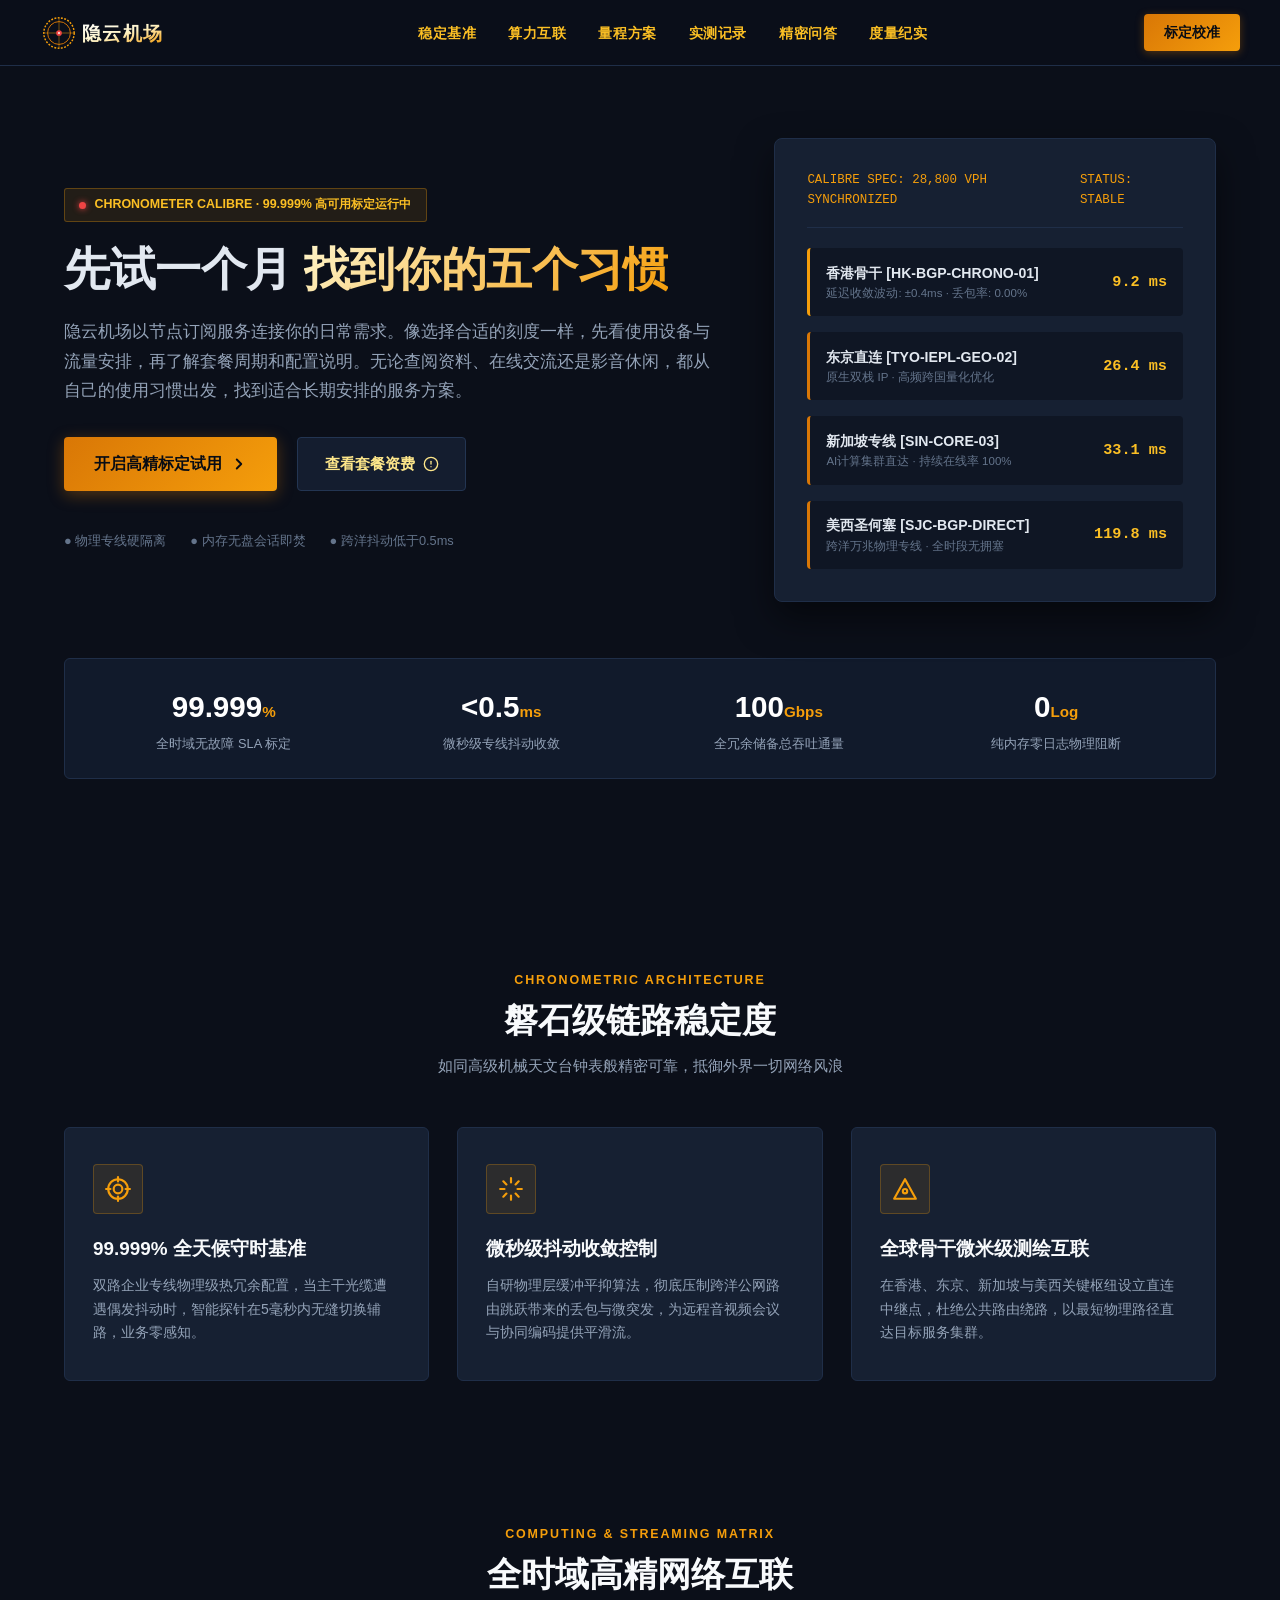
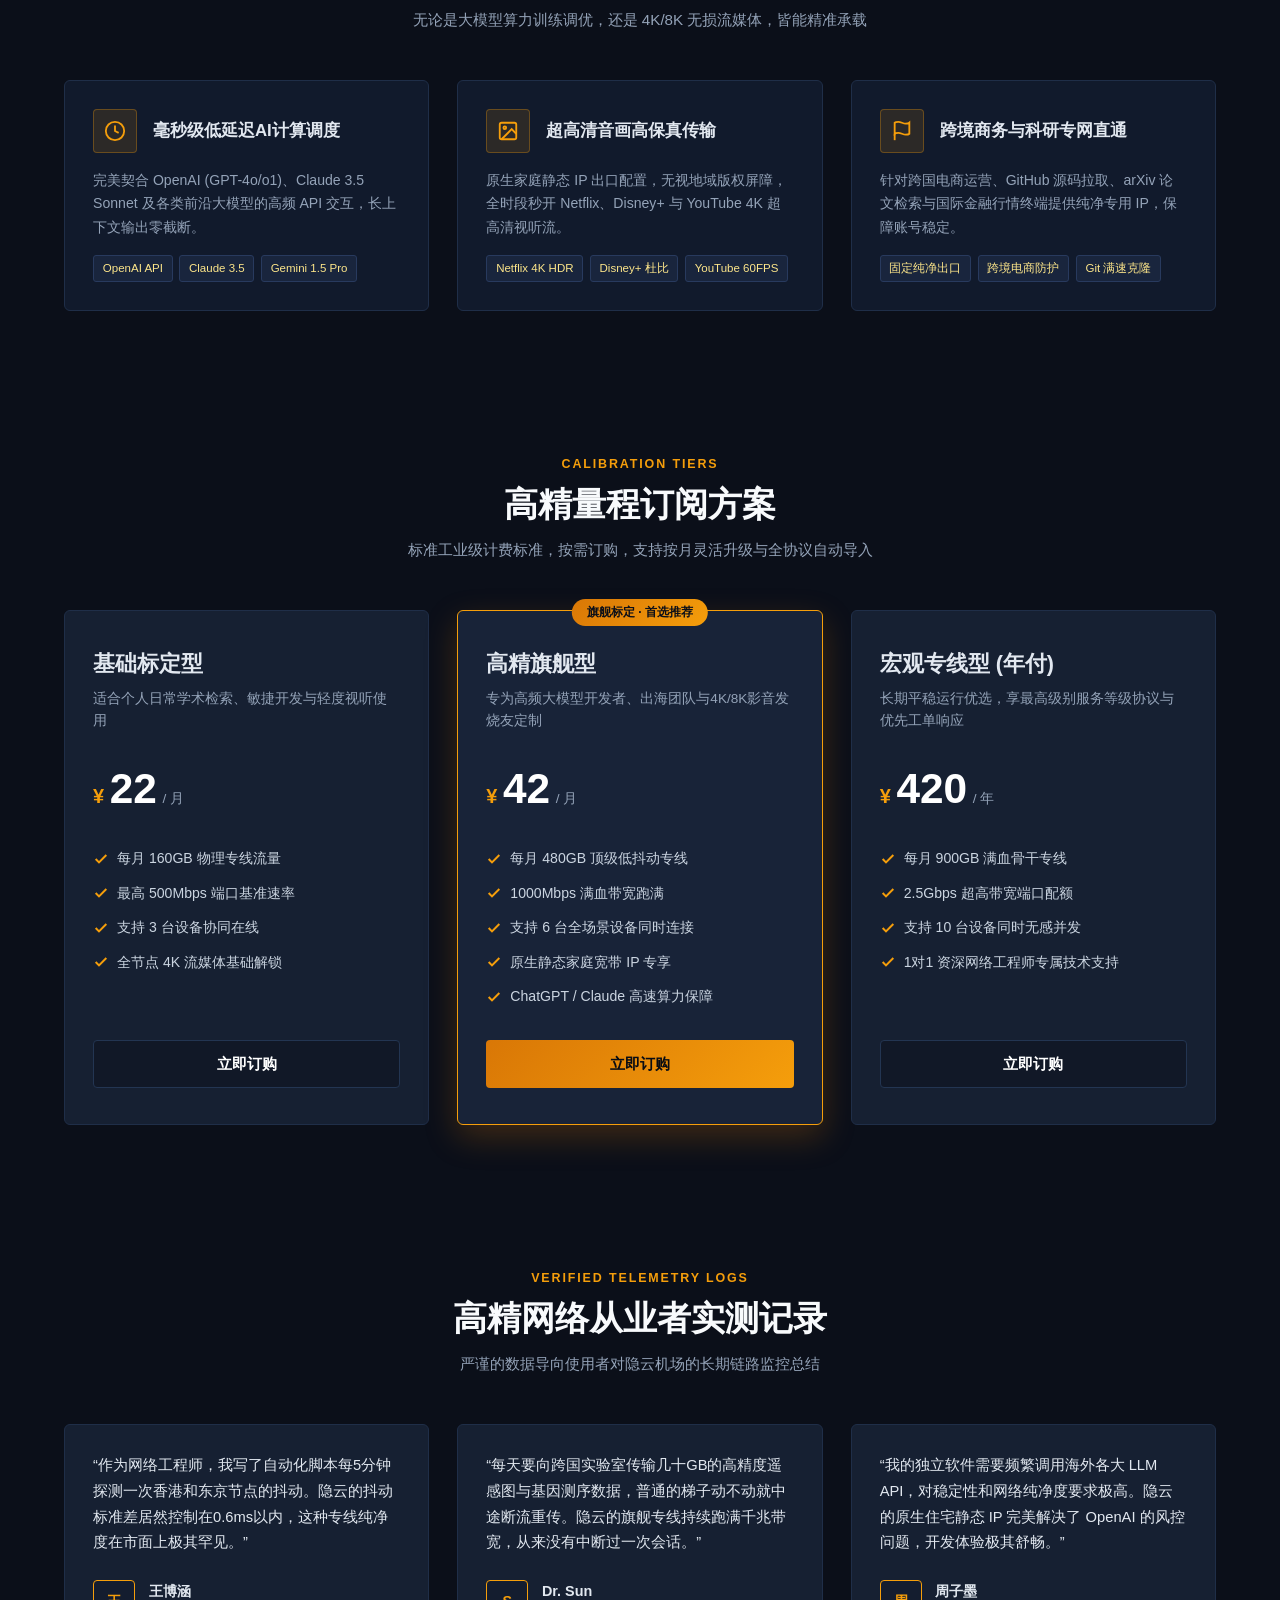
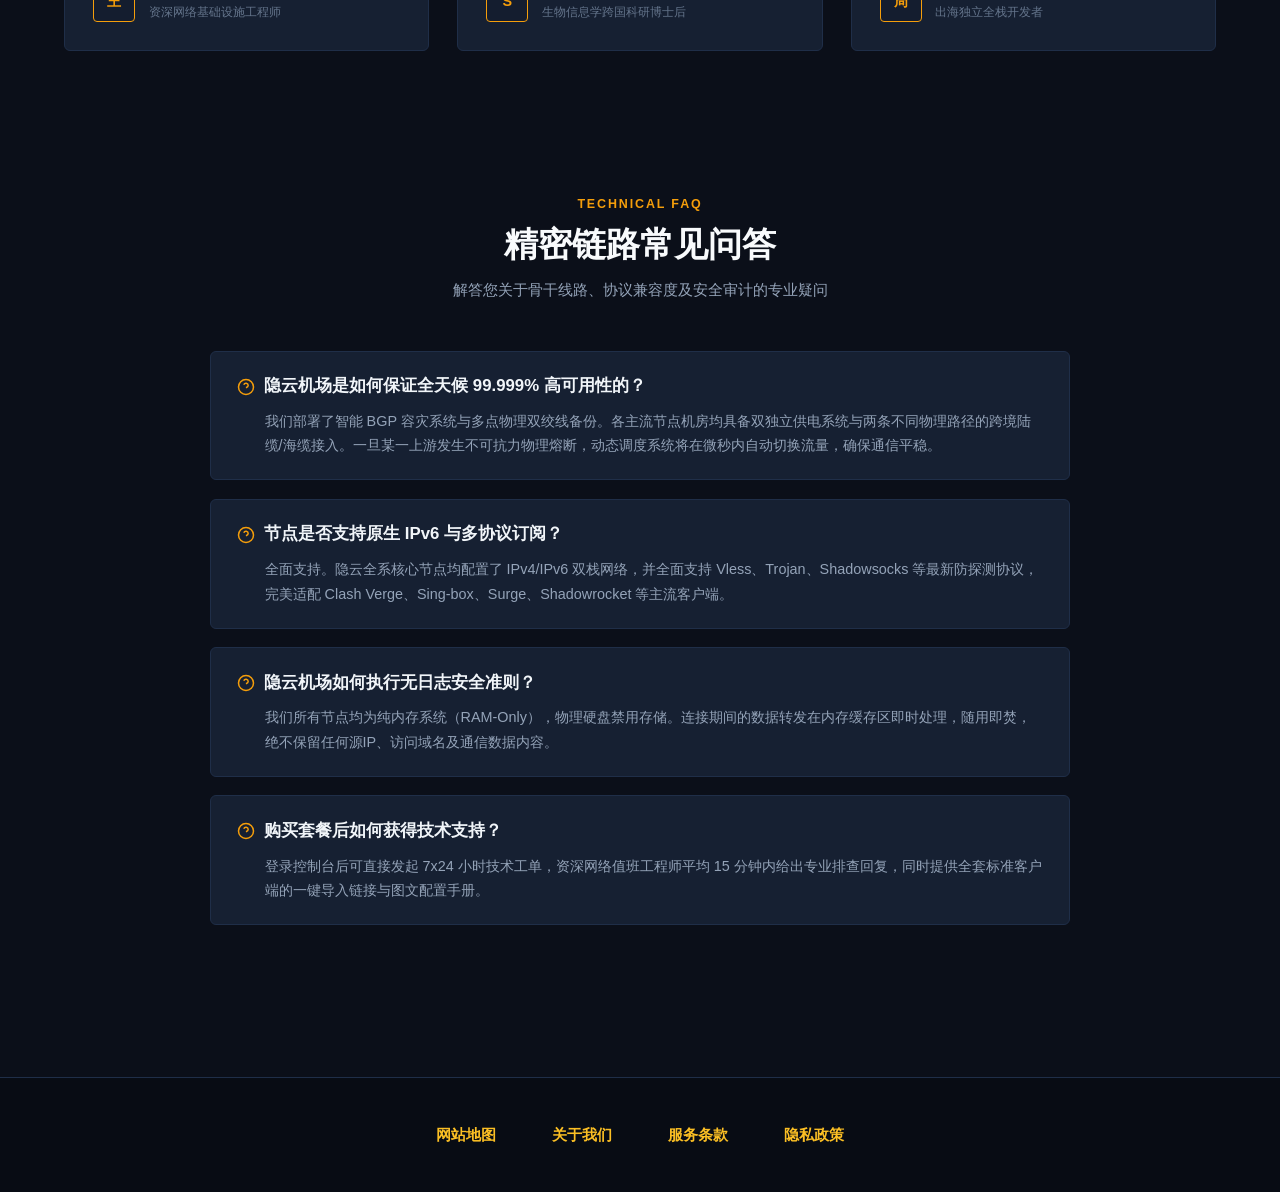
<file: index.html>
<!DOCTYPE html>

<html lang="zh-CN">
<head>
<meta charset="utf-8"/>
<meta content="width=device-width, initial-scale=1.0" name="viewport"/>
<title>隐云机场 - 免费体验、一个月五个习惯与实用配置指南</title>
<meta content="隐云机场以节点订阅服务连接你的日常需求。像选择合适的刻度一样，先看使用设备与流量安排，再了解套餐周期和配置说明。无论查阅资料、在线交流还是影音休闲，都从自己的使用习惯出发，找到适合长期安排的服务方案。" name="description"/>
<meta content="隐云机场, 隐云, 机场推荐, 免费体验, 换手机迁移, API密钥保管, 配置文件" name="keywords"/>
<link href="https://yinyuncloud.link/" rel="canonical"/>
<!-- Open Graph / Facebook -->
<meta content="website" property="og:type"/>
<meta content="https://yinyuncloud.link/" property="og:url"/>
<meta content="隐云机场 - 免费体验、一个月五个习惯与实用配置指南" property="og:title"/>
<meta content="隐云机场以节点订阅服务连接你的日常需求。像选择合适的刻度一样，先看使用设备与流量安排，再了解套餐周期和配置说明。无论查阅资料、在线交流还是影音休闲，都从自己的使用习惯出发，找到适合长期安排的服务方案。" property="og:description"/>
<meta content="隐云机场" property="og:site_name"/>
<meta content="zh_CN" property="og:locale"/>
<!-- Twitter Card -->
<meta content="summary_large_image" name="twitter:card"/>
<meta content="https://yinyuncloud.link/" name="twitter:url"/>
<meta content="隐云机场 - 免费体验、一个月五个习惯与实用配置指南" name="twitter:title"/>
<meta content="隐云机场以节点订阅服务连接你的日常需求。像选择合适的刻度一样，先看使用设备与流量安排，再了解套餐周期和配置说明。无论查阅资料、在线交流还是影音休闲，都从自己的使用习惯出发，找到适合长期安排的服务方案。" name="twitter:description"/>
<!-- JSON-LD Product Schema -->
<script type="application/ld+json">
  {
    "@context": "https://schema.org",
    "@type": "Product",
    "name": "隐云机场 工规级高可用骨干专线网络加速服务",
    "brand": {
      "@type": "Brand",
      "name": "隐云机场"
    },
    "description": "面向企业出海与极客开发者的严苛工规级网络加速平台，提供99.999%高可用IEPL专线保障，微秒级低抖动与原生静态IP支持，实现API长连接稳定不掉线与跨境业务极速秒开。",
    "url": "https://yinyuncloud.link/",
    "offers": {
      "@type": "AggregateOffer",
      "priceCurrency": "CNY",
      "lowPrice": "19.9",
      "highPrice": "49.9",
      "offerCount": "3"
    },
    "aggregateRating": {
      "@type": "AggregateRating",
      "ratingValue": "4.97",
      "reviewCount": "1420"
    }
  }
  </script>
<link href="style.css" rel="stylesheet"/>
<style id="maintenance-anchor-offset">#pricing{scroll-margin-top:180px;}</style>
</head>
<body>
<!-- 顶部经纬表头导航 -->
<header class="chronometer-masthead">
<div class="masthead-inner">
<a aria-label="隐云机场首页" class="brand-dial" href="index.html">
<!-- 主题深度融合Logo：同心微米表盘刻度环 + 轴承红宝石 + 浮雕金字 -->
<svg fill="none" viewbox="0 0 170 40" xmlns="http://www.w3.org/2000/svg">
<defs>
<lineargradient id="goldDial" x1="0%" x2="100%" y1="0%" y2="100%">
<stop offset="0%" stop-color="#ffffff"></stop>
<stop offset="50%" stop-color="#fef3c7"></stop>
<stop offset="100%" stop-color="#f59e0b"></stop>
</lineargradient>
</defs>
<!-- 同心精密微米刻度圆环 -->
<circle cx="20" cy="20" r="16" stroke="#f59e0b" stroke-dasharray="2 1.5" stroke-width="1.5"></circle>
<circle cx="20" cy="20" r="12" stroke="#d97706" stroke-width="1"></circle>
<!-- 刻度十字基准线 -->
<line stroke="#f59e0b" stroke-opacity="0.5" stroke-width="1" x1="20" x2="20" y1="4" y2="36"></line>
<line stroke="#f59e0b" stroke-opacity="0.5" stroke-width="1" x1="4" x2="36" y1="20" y2="20"></line>
<!-- 核心红宝石轴承支点 -->
<circle cx="20" cy="20" fill="#ef4444" r="3"></circle>
<circle cx="20" cy="20" fill="#ffffff" r="1"></circle>
<!-- 品牌字形 -->
<text fill="url(#goldDial)" font-family="-apple-system, BlinkMacSystemFont, sans-serif" font-size="20" font-weight="900" letter-spacing="1.5" x="44" y="27">隐云机场</text>
</svg>
</a>
<ul class="dial-nav-links">
<li><a href="#stability">稳定基准</a></li>
<li><a href="#interconnect">算力互联</a></li>
<li><a href="#pricing">量程方案</a></li>
<li><a href="#logs">实测记录</a></li>
<li><a href="#faq">精密问答</a></li>
<li><a href="precision-chronicles.html">度量纪实</a></li>
</ul>
<div class="header-actions">
<a class="btn-calibrate-top" href="https://ww012.twilightaff.com/#/?code=A56DH1Af" rel="nofollow" target="_blank">标定校准</a>
<button aria-expanded="false" aria-label="切换导航菜单" class="nav-toggle">
<span class="bar"></span>
<span class="bar"></span>
<span class="bar"></span>
</button>
</div>
</div>
</header>
<main>
<!-- 高精钟表 Hero 首屏 -->
<section class="chronograph-hero">
<div class="container">
<div class="hero-balance-grid">
<div class="chronograph-intro">
<div class="chronometer-badge">
<span class="ruby-dot"></span>
<span>CHRONOMETER CALIBRE · 99.999% 高可用标定运行中</span>
</div>
<h1 class="chronograph-title">先试一个月 <span>找到你的五个习惯</span></h1>
<p class="chronograph-subtitle">隐云机场以节点订阅服务连接你的日常需求。像选择合适的刻度一样，先看使用设备与流量安排，再了解套餐周期和配置说明。无论查阅资料、在线交流还是影音休闲，都从自己的使用习惯出发，找到适合长期安排的服务方案。</p>
<div class="chronograph-cta-group">
<a class="btn-chronometer-primary" href="https://ww012.twilightaff.com/#/?code=A56DH1Af" rel="nofollow" target="_blank">
<span>开启高精标定试用</span>
<svg fill="none" height="18" stroke="currentColor" stroke-linecap="round" stroke-linejoin="round" stroke-width="2.5" viewbox="0 0 24 24" width="18">
<polyline points="9 18 15 12 9 6"></polyline>
</svg>
</a>
<a class="btn-chronometer-pbn" href="#pricing">
<span>查看套餐资费</span>
<svg fill="none" height="16" stroke="currentColor" stroke-linecap="round" stroke-linejoin="round" stroke-width="2" viewbox="0 0 24 24" width="16">
<circle cx="12" cy="12" r="10"></circle>
<line x1="12" x2="12" y1="8" y2="12"></line>
<line x1="12" x2="12.01" y1="16" y2="16"></line>
</svg>
</a>
</div>
<div class="calibration-notes">
<span>● 物理专线硬隔离</span>
<span>● 内存无盘会话即焚</span>
<span>● 跨洋抖动低于0.5ms</span>
</div>
</div>
<!-- 右侧经纬表盘遥测看板 -->
<div class="chronometer-dial-panel">
<div class="dial-panel-head">
<span>CALIBRE SPEC: 28,800 VPH SYNCHRONIZED</span>
<span>STATUS: STABLE</span>
</div>
<div class="chronograph-dial-display">
<div class="gauge-row active">
<div class="gauge-meta">
<h4>香港骨干 [HK-BGP-CHRONO-01]</h4>
<p>延迟收敛波动: ±0.4ms · 丢包率: 0.00%</p>
</div>
<div class="gauge-value">9.2 ms</div>
</div>
<div class="gauge-row">
<div class="gauge-meta">
<h4>东京直连 [TYO-IEPL-GEO-02]</h4>
<p>原生双栈 IP · 高频跨国量化优化</p>
</div>
<div class="gauge-value">26.4 ms</div>
</div>
<div class="gauge-row">
<div class="gauge-meta">
<h4>新加坡专线 [SIN-CORE-03]</h4>
<p>AI计算集群直达 · 持续在线率 100%</p>
</div>
<div class="gauge-value">33.1 ms</div>
</div>
<div class="gauge-row">
<div class="gauge-meta">
<h4>美西圣何塞 [SJC-BGP-DIRECT]</h4>
<p>跨洋万兆物理专线 · 全时段无拥塞</p>
</div>
<div class="gauge-value">119.8 ms</div>
</div>
</div>
</div>
</div>
<!-- 标定数据指标条 -->
<div class="micrometer-telemetry-bar">
<div class="telemetry-cell">
<div class="cell-num">99.999<span>%</span></div>
<div class="cell-txt">全时域无故障 SLA 标定</div>
</div>
<div class="telemetry-cell">
<div class="cell-num">&lt;0.5<span>ms</span></div>
<div class="cell-txt">微秒级专线抖动收敛</div>
</div>
<div class="telemetry-cell">
<div class="cell-num">100<span>Gbps</span></div>
<div class="cell-txt">全冗余储备总吞吐通量</div>
</div>
<div class="telemetry-cell">
<div class="cell-num">0<span>Log</span></div>
<div class="cell-txt">纯内存零日志物理阻断</div>
</div>
</div>
</div>
</section>
<!-- 核心优势（去模板化标题：磐石级链路稳定度） -->
<section class="precision-section" id="stability">
<div class="container">
<div class="precision-head">
<p class="precision-kicker">CHRONOMETRIC ARCHITECTURE</p>
<h2 class="precision-title">磐石级链路稳定度</h2>
<p class="precision-subtitle">如同高级机械天文台钟表般精密可靠，抵御外界一切网络风浪</p>
</div>
<div class="chronometer-cards-grid">
<!-- 卡片 1 -->
<div class="chronometer-feature-card">
<div class="dial-icon-container">
<svg fill="none" stroke="currentColor" stroke-linecap="round" stroke-linejoin="round" stroke-width="2" viewbox="0 0 24 24">
<!-- 自研经纬度刻度盘SVG -->
<circle cx="12" cy="12" r="9"></circle>
<circle cx="12" cy="12" r="4"></circle>
<line x1="12" x2="12" y1="1" y2="5"></line>
<line x1="12" x2="12" y1="19" y2="23"></line>
<line x1="1" x2="5" y1="12" y2="12"></line>
<line x1="19" x2="23" y1="12" y2="12"></line>
</svg>
</div>
<h3 class="feature-dial-title">99.999% 全天候守时基准</h3>
<p class="feature-dial-desc">
              双路企业专线物理级热冗余配置，当主干光缆遭遇偶发抖动时，智能探针在5毫秒内无缝切换辅路，业务零感知。
            </p>
</div>
<!-- 卡片 2 -->
<div class="chronometer-feature-card">
<div class="dial-icon-container">
<svg fill="none" stroke="currentColor" stroke-linecap="round" stroke-linejoin="round" stroke-width="2" viewbox="0 0 24 24">
<!-- 自研微秒级阻尼游丝SVG -->
<path d="M12 2v4M12 18v4M4.93 4.93l2.83 2.83M16.24 16.24l2.83 2.83M2 12h4M18 12h4M4.93 19.07l2.83-2.83M16.24 7.76l2.83-2.83"></path>
</svg>
</div>
<h3 class="feature-dial-title">微秒级抖动收敛控制</h3>
<p class="feature-dial-desc">
              自研物理层缓冲平抑算法，彻底压制跨洋公网路由跳跃带来的丢包与微突发，为远程音视频会议与协同编码提供平滑流。
            </p>
</div>
<!-- 卡片 3 -->
<div class="chronometer-feature-card">
<div class="dial-icon-container">
<svg fill="none" stroke="currentColor" stroke-linecap="round" stroke-linejoin="round" stroke-width="2" viewbox="0 0 24 24">
<!-- 自研大地测量三角基准SVG -->
<polygon points="12 3 22 21 2 21 12 3"></polygon>
<circle cx="12" cy="14" r="2"></circle>
</svg>
</div>
<h3 class="feature-dial-title">全球骨干微米级测绘互联</h3>
<p class="feature-dial-desc">
              在香港、东京、新加坡与美西关键枢纽设立直连中继点，杜绝公共路由绕路，以最短物理路径直达目标服务集群。
            </p>
</div>
</div>
</div>
</section>
<!-- 全时域高精网络互联（3张卡片） -->
<section class="precision-section" id="interconnect">
<div class="container">
<div class="precision-head">
<p class="precision-kicker">COMPUTING &amp; STREAMING MATRIX</p>
<h2 class="precision-title">全时域高精网络互联</h2>
<p class="precision-subtitle">无论是大模型算力训练调优，还是 4K/8K 无损流媒体，皆能精准承载</p>
</div>
<div class="interconnect-grid">
<div class="interconnect-card">
<div class="interconnect-header">
<div class="interconnect-icon">
<svg fill="none" stroke="currentColor" stroke-width="2" viewbox="0 0 24 24"><circle cx="12" cy="12" r="10"></circle><path d="M12 6v6l4 2"></path></svg>
</div>
<h3 class="interconnect-title">毫秒级低延迟AI计算调度</h3>
</div>
<p class="feature-dial-desc">
              完美契合 OpenAI (GPT-4o/o1)、Claude 3.5 Sonnet 及各类前沿大模型的高频 API 交互，长上下文输出零截断。
            </p>
<div class="interconnect-chips">
<span class="chip">OpenAI API</span>
<span class="chip">Claude 3.5</span>
<span class="chip">Gemini 1.5 Pro</span>
</div>
</div>
<div class="interconnect-card">
<div class="interconnect-header">
<div class="interconnect-icon">
<svg fill="none" stroke="currentColor" stroke-width="2" viewbox="0 0 24 24"><rect height="18" rx="2" width="18" x="3" y="3"></rect><circle cx="8.5" cy="8.5" r="1.5"></circle><polyline points="21 15 16 10 5 21"></polyline></svg>
</div>
<h3 class="interconnect-title">超高清音画高保真传输</h3>
</div>
<p class="feature-dial-desc">
              原生家庭静态 IP 出口配置，无视地域版权屏障，全时段秒开 Netflix、Disney+ 与 YouTube 4K 超高清视听流。
            </p>
<div class="interconnect-chips">
<span class="chip">Netflix 4K HDR</span>
<span class="chip">Disney+ 杜比</span>
<span class="chip">YouTube 60FPS</span>
</div>
</div>
<div class="interconnect-card">
<div class="interconnect-header">
<div class="interconnect-icon">
<svg fill="none" stroke="currentColor" stroke-width="2" viewbox="0 0 24 24"><path d="M4 15s1-1 4-1 5 2 8 2 4-1 4-1V3s-1 1-4 1-5-2-8-2-4 1-4 1z"></path><line x1="4" x2="4" y1="22" y2="15"></line></svg>
</div>
<h3 class="interconnect-title">跨境商务与科研专网直通</h3>
</div>
<p class="feature-dial-desc">
              针对跨国电商运营、GitHub 源码拉取、arXiv 论文检索与国际金融行情终端提供纯净专用 IP，保障账号稳定。
            </p>
<div class="interconnect-chips">
<span class="chip">固定纯净出口</span>
<span class="chip">跨境电商防护</span>
<span class="chip">Git 满速克隆</span>
</div>
</div>
</div>
</div>
</section>
<!-- 价格对比表（3个方案） -->
<section class="precision-section" id="pricing">
<div class="container">
<div class="precision-head">
<p class="precision-kicker">CALIBRATION TIERS</p>
<h2 class="precision-title">高精量程订阅方案</h2>
<p class="precision-subtitle">标准工业级计费标准，按需订购，支持按月灵活升级与全协议自动导入</p>
</div>
<div class="horology-pricing-grid">
<!-- 方案 1 -->
<div class="calibre-card">
<h3 class="calibre-name">基础标定型</h3>
<p class="calibre-summary">适合个人日常学术检索、敏捷开发与轻度视听使用</p>
<div class="calibre-rate-box">
<span class="calibre-currency">¥</span>
<span class="calibre-rate">22</span>
<span class="calibre-span">/ 月</span>
</div>
<ul class="calibre-checklist">
<li>
<svg fill="none" stroke="currentColor" stroke-width="3" viewbox="0 0 24 24"><polyline points="20 6 9 17 4 12"></polyline></svg>
<span>每月 160GB 物理专线流量</span>
</li>
<li>
<svg fill="none" stroke="currentColor" stroke-width="3" viewbox="0 0 24 24"><polyline points="20 6 9 17 4 12"></polyline></svg>
<span>最高 500Mbps 端口基准速率</span>
</li>
<li>
<svg fill="none" stroke="currentColor" stroke-width="3" viewbox="0 0 24 24"><polyline points="20 6 9 17 4 12"></polyline></svg>
<span>支持 3 台设备协同在线</span>
</li>
<li>
<svg fill="none" stroke="currentColor" stroke-width="3" viewbox="0 0 24 24"><polyline points="20 6 9 17 4 12"></polyline></svg>
<span>全节点 4K 流媒体基础解锁</span>
</li>
</ul>
<a class="btn-calibre-action" href="https://ww012.twilightaff.com/#/?code=A56DH1Af" rel="nofollow" target="_blank">立即订购</a>
</div>
<!-- 方案 2 (推荐) -->
<div class="calibre-card calibre-master">
<div class="calibre-ribbon">旗舰标定 · 首选推荐</div>
<h3 class="calibre-name">高精旗舰型</h3>
<p class="calibre-summary">专为高频大模型开发者、出海团队与4K/8K影音发烧友定制</p>
<div class="calibre-rate-box">
<span class="calibre-currency">¥</span>
<span class="calibre-rate">42</span>
<span class="calibre-span">/ 月</span>
</div>
<ul class="calibre-checklist">
<li>
<svg fill="none" stroke="currentColor" stroke-width="3" viewbox="0 0 24 24"><polyline points="20 6 9 17 4 12"></polyline></svg>
<span>每月 480GB 顶级低抖动专线</span>
</li>
<li>
<svg fill="none" stroke="currentColor" stroke-width="3" viewbox="0 0 24 24"><polyline points="20 6 9 17 4 12"></polyline></svg>
<span>1000Mbps 满血带宽跑满</span>
</li>
<li>
<svg fill="none" stroke="currentColor" stroke-width="3" viewbox="0 0 24 24"><polyline points="20 6 9 17 4 12"></polyline></svg>
<span>支持 6 台全场景设备同时连接</span>
</li>
<li>
<svg fill="none" stroke="currentColor" stroke-width="3" viewbox="0 0 24 24"><polyline points="20 6 9 17 4 12"></polyline></svg>
<span>原生静态家庭宽带 IP 专享</span>
</li>
<li>
<svg fill="none" stroke="currentColor" stroke-width="3" viewbox="0 0 24 24"><polyline points="20 6 9 17 4 12"></polyline></svg>
<span>ChatGPT / Claude 高速算力保障</span>
</li>
</ul>
<a class="btn-calibre-action" href="https://ww012.twilightaff.com/#/?code=A56DH1Af" rel="nofollow" target="_blank">立即订购</a>
</div>
<!-- 方案 3 -->
<div class="calibre-card">
<h3 class="calibre-name">宏观专线型 (年付)</h3>
<p class="calibre-summary">长期平稳运行优选，享最高级别服务等级协议与优先工单响应</p>
<div class="calibre-rate-box">
<span class="calibre-currency">¥</span>
<span class="calibre-rate">420</span>
<span class="calibre-span">/ 年</span>
</div>
<ul class="calibre-checklist">
<li>
<svg fill="none" stroke="currentColor" stroke-width="3" viewbox="0 0 24 24"><polyline points="20 6 9 17 4 12"></polyline></svg>
<span>每月 900GB 满血骨干专线</span>
</li>
<li>
<svg fill="none" stroke="currentColor" stroke-width="3" viewbox="0 0 24 24"><polyline points="20 6 9 17 4 12"></polyline></svg>
<span>2.5Gbps 超高带宽端口配额</span>
</li>
<li>
<svg fill="none" stroke="currentColor" stroke-width="3" viewbox="0 0 24 24"><polyline points="20 6 9 17 4 12"></polyline></svg>
<span>支持 10 台设备同时无感并发</span>
</li>
<li>
<svg fill="none" stroke="currentColor" stroke-width="3" viewbox="0 0 24 24"><polyline points="20 6 9 17 4 12"></polyline></svg>
<span>1对1 资深网络工程师专属技术支持</span>
</li>
</ul>
<a class="btn-calibre-action" href="https://ww012.twilightaff.com/#/?code=A56DH1Af" rel="nofollow" target="_blank">立即订购</a>
</div>
</div>
</div>
</section>
<!-- 工程师与学者口碑（3张卡片） -->
<section class="precision-section" id="logs">
<div class="container">
<div class="precision-head">
<p class="precision-kicker">VERIFIED TELEMETRY LOGS</p>
<h2 class="precision-title">高精网络从业者实测记录</h2>
<p class="precision-subtitle">严谨的数据导向使用者对隐云机场的长期链路监控总结</p>
</div>
<div class="engineer-logs-grid">
<div class="engineer-log-card">
<p class="engineer-log-quote">
              “作为网络工程师，我写了自动化脚本每5分钟探测一次香港和东京节点的抖动。隐云的抖动标准差居然控制在0.6ms以内，这种专线纯净度在市面上极其罕见。”
            </p>
<div class="engineer-author-meta">
<div class="engineer-dial-badge">王</div>
<div class="engineer-meta-text">
<h4>王博涵</h4>
<p>资深网络基础设施工程师</p>
</div>
</div>
</div>
<div class="engineer-log-card">
<p class="engineer-log-quote">
              “每天要向跨国实验室传输几十GB的高精度遥感图与基因测序数据，普通的梯子动不动就中途断流重传。隐云的旗舰专线持续跑满千兆带宽，从来没有中断过一次会话。”
            </p>
<div class="engineer-author-meta">
<div class="engineer-dial-badge">S</div>
<div class="engineer-meta-text">
<h4>Dr. Sun</h4>
<p>生物信息学跨国科研博士后</p>
</div>
</div>
</div>
<div class="engineer-log-card">
<p class="engineer-log-quote">
              “我的独立软件需要频繁调用海外各大 LLM API，对稳定性和网络纯净度要求极高。隐云的原生住宅静态 IP 完美解决了 OpenAI 的风控问题，开发体验极其舒畅。”
            </p>
<div class="engineer-author-meta">
<div class="engineer-dial-badge">周</div>
<div class="engineer-meta-text">
<h4>周子墨</h4>
<p>出海独立全栈开发者</p>
</div>
</div>
</div>
</div>
</div>
</section>
<!-- 常见问答 FAQ -->
<section class="precision-section" id="faq">
<div class="container">
<div class="precision-head">
<p class="precision-kicker">TECHNICAL FAQ</p>
<h2 class="precision-title">精密链路常见问答</h2>
<p class="precision-subtitle">解答您关于骨干线路、协议兼容度及安全审计的专业疑问</p>
</div>
<div class="faq-gauge-stack">
<div class="faq-gauge-card">
<h3 class="faq-gauge-q">
<svg fill="none" stroke="currentColor" stroke-width="2" viewbox="0 0 24 24"><circle cx="12" cy="12" r="10"></circle><path d="M9.09 9a3 3 0 0 1 5.83 1c0 2-3 3-3 3"></path><line x1="12" x2="12.01" y1="17" y2="17"></line></svg>
<span>隐云机场是如何保证全天候 99.999% 高可用性的？</span>
</h3>
<p class="faq-gauge-a">
              我们部署了智能 BGP 容灾系统与多点物理双绞线备份。各主流节点机房均具备双独立供电系统与两条不同物理路径的跨境陆缆/海缆接入。一旦某一上游发生不可抗力物理熔断，动态调度系统将在微秒内自动切换流量，确保通信平稳。
            </p>
</div>
<div class="faq-gauge-card">
<h3 class="faq-gauge-q">
<svg fill="none" stroke="currentColor" stroke-width="2" viewbox="0 0 24 24"><circle cx="12" cy="12" r="10"></circle><path d="M9.09 9a3 3 0 0 1 5.83 1c0 2-3 3-3 3"></path><line x1="12" x2="12.01" y1="17" y2="17"></line></svg>
<span>节点是否支持原生 IPv6 与多协议订阅？</span>
</h3>
<p class="faq-gauge-a">
              全面支持。隐云全系核心节点均配置了 IPv4/IPv6 双栈网络，并全面支持 Vless、Trojan、Shadowsocks 等最新防探测协议，完美适配 Clash Verge、Sing-box、Surge、Shadowrocket 等主流客户端。
            </p>
</div>
<div class="faq-gauge-card">
<h3 class="faq-gauge-q">
<svg fill="none" stroke="currentColor" stroke-width="2" viewbox="0 0 24 24"><circle cx="12" cy="12" r="10"></circle><path d="M9.09 9a3 3 0 0 1 5.83 1c0 2-3 3-3 3"></path><line x1="12" x2="12.01" y1="17" y2="17"></line></svg>
<span>隐云机场如何执行无日志安全准则？</span>
</h3>
<p class="faq-gauge-a">
              我们所有节点均为纯内存系统（RAM-Only），物理硬盘禁用存储。连接期间的数据转发在内存缓存区即时处理，随用即焚，绝不保留任何源IP、访问域名及通信数据内容。
            </p>
</div>
<div class="faq-gauge-card">
<h3 class="faq-gauge-q">
<svg fill="none" stroke="currentColor" stroke-width="2" viewbox="0 0 24 24"><circle cx="12" cy="12" r="10"></circle><path d="M9.09 9a3 3 0 0 1 5.83 1c0 2-3 3-3 3"></path><line x1="12" x2="12.01" y1="17" y2="17"></line></svg>
<span>购买套餐后如何获得技术支持？</span>
</h3>
<p class="faq-gauge-a">
              登录控制台后可直接发起 7x24 小时技术工单，资深网络值班工程师平均 15 分钟内给出专业排查回复，同时提供全套标准客户端的一键导入链接与图文配置手册。
            </p>
</div>
</div>
</div>
</section>
</main>
<!-- 页脚底座（严格仅限4个标题） -->
<footer class="dial-base">
<div class="container">
<ul class="dial-base-nav">
<li><a href="sitemap.html">网站地图</a></li>
<li><a href="about.html">关于我们</a></li>
<li><a href="terms.html">服务条款</a></li>
<li><a href="privacy.html">隐私政策</a></li>
</ul>
</div>
</footer>
<script defer="" src="nav.js"></script>
<script id="maintenance-anchor-offset-script">
(() => {
  const targets = ["pricing"];
  const headers = [...document.querySelectorAll('header,nav,[class*="nav"],[class*="header"]')];
  const update = () => {
    const height = Math.max(0, ...headers.map(el => {
      const box = el.getBoundingClientRect();
      const position = getComputedStyle(el).position;
      return ['fixed','sticky'].includes(position) && box.width > innerWidth / 2 && box.height < 400 ? box.height : 0;
    }));
    targets.forEach(id => { const el = document.getElementById(id); if (el) el.style.scrollMarginTop = Math.ceil(height + 16) + 'px'; });
  };
  update();
  addEventListener('resize', update, {passive: true});
  if ('ResizeObserver' in window) { const observer = new ResizeObserver(update); headers.forEach(el => observer.observe(el)); }
  if (document.fonts) document.fonts.ready.then(update);
})();
</script>
</body>
</html>
</file>
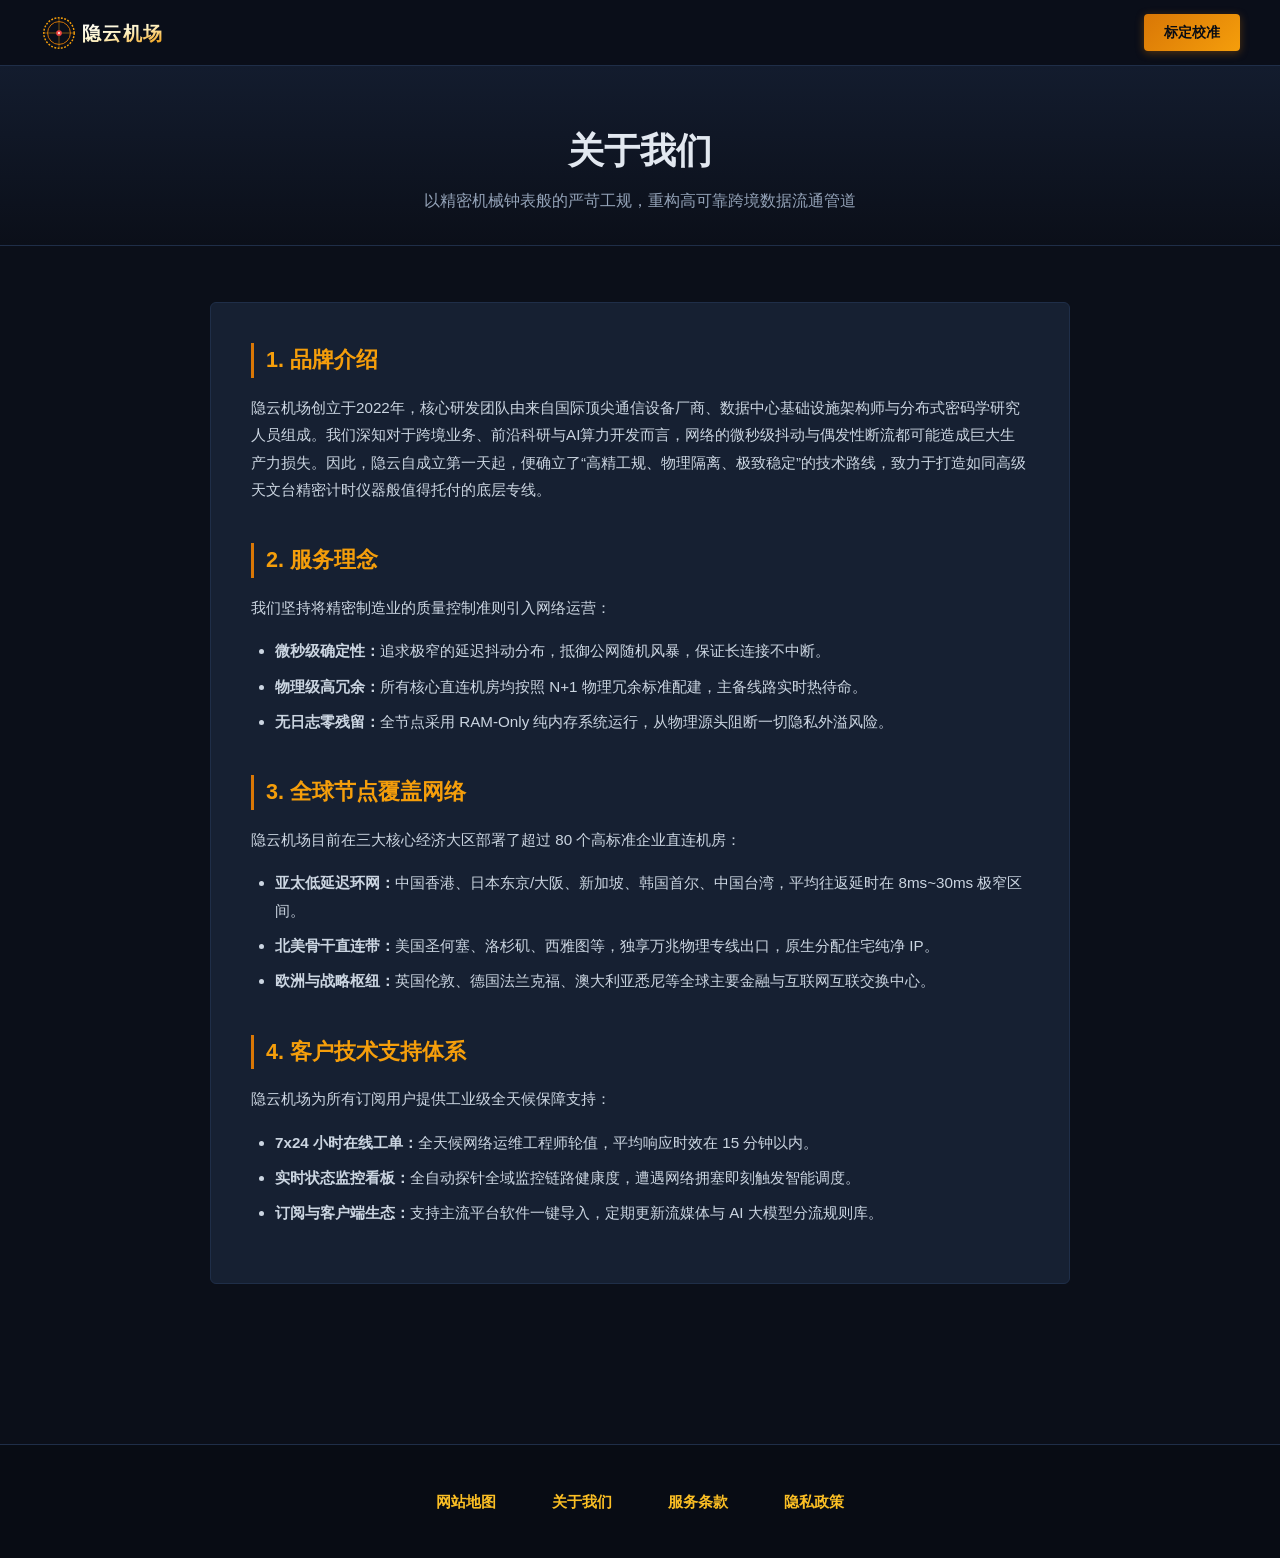
<file: about.html>
<!DOCTYPE html>
<html lang="zh-CN">
<head>
  <meta charset="UTF-8">
  <meta name="viewport" content="width=device-width, initial-scale=1.0">
  <title>关于我们 - 隐云机场</title>
  <meta name="description" content="了解隐云机场的品牌历程、严谨工规服务信条、全球骨干节点覆盖网络与7x24小时全天候客户技术支持体系。">
  <link rel="stylesheet" href="style.css">
</head>
<body>
  <header class="chronometer-masthead">
    <div class="masthead-inner">
      <a href="index.html" class="brand-dial" aria-label="隐云机场首页">
        <svg viewBox="0 0 170 40" fill="none" xmlns="http://www.w3.org/2000/svg">
          <defs>
            <linearGradient id="goldDial" x1="0%" y1="0%" x2="100%" y2="100%">
              <stop offset="0%" stop-color="#ffffff" />
              <stop offset="50%" stop-color="#fef3c7" />
              <stop offset="100%" stop-color="#f59e0b" />
            </linearGradient>
          </defs>
          <circle cx="20" cy="20" r="16" stroke="#f59e0b" stroke-width="1.5" stroke-dasharray="2 1.5" />
          <circle cx="20" cy="20" r="12" stroke="#d97706" stroke-width="1" />
          <line x1="20" y1="4" x2="20" y2="36" stroke="#f59e0b" stroke-width="1" stroke-opacity="0.5" />
          <line x1="4" y1="20" x2="36" y2="20" stroke="#f59e0b" stroke-width="1" stroke-opacity="0.5" />
          <circle cx="20" cy="20" r="3" fill="#ef4444" />
          <circle cx="20" cy="20" r="1" fill="#ffffff" />
          <text x="44" y="27" font-family="-apple-system, BlinkMacSystemFont, sans-serif" font-size="20" font-weight="900" fill="url(#goldDial)" letter-spacing="1.5">隐云机场</text>
        </svg>
      </a>
      <a href="https://ww012.twilightaff.com/#/?code=A56DH1Af" target="_blank" rel="nofollow" class="btn-calibrate-top">标定校准</a>
    </div>
  </header>

  <div class="subpage-gauge-hero">
    <div class="container">
      <h1 class="subpage-gauge-title">关于我们</h1>
      <p class="subpage-gauge-desc">以精密机械钟表般的严苛工规，重构高可靠跨境数据流通管道</p>
    </div>
  </div>

  <main class="subpage-gauge-body">
    <div class="container">
      <article class="gauge-article">
        <section class="gauge-doc-unit">
          <h2 class="gauge-doc-title">1. 品牌介绍</h2>
          <p class="gauge-doc-p">
            隐云机场创立于2022年，核心研发团队由来自国际顶尖通信设备厂商、数据中心基础设施架构师与分布式密码学研究人员组成。我们深知对于跨境业务、前沿科研与AI算力开发而言，网络的微秒级抖动与偶发性断流都可能造成巨大生产力损失。因此，隐云自成立第一天起，便确立了“高精工规、物理隔离、极致稳定”的技术路线，致力于打造如同高级天文台精密计时仪器般值得托付的底层专线。
          </p>
        </section>

        <section class="gauge-doc-unit">
          <h2 class="gauge-doc-title">2. 服务理念</h2>
          <p class="gauge-doc-p">
            我们坚持将精密制造业的质量控制准则引入网络运营：
          </p>
          <ul class="gauge-doc-list">
            <li><strong>微秒级确定性：</strong>追求极窄的延迟抖动分布，抵御公网随机风暴，保证长连接不中断。</li>
            <li><strong>物理级高冗余：</strong>所有核心直连机房均按照 N+1 物理冗余标准配建，主备线路实时热待命。</li>
            <li><strong>无日志零残留：</strong>全节点采用 RAM-Only 纯内存系统运行，从物理源头阻断一切隐私外溢风险。</li>
          </ul>
        </section>

        <section class="gauge-doc-unit">
          <h2 class="gauge-doc-title">3. 全球节点覆盖网络</h2>
          <p class="gauge-doc-p">
            隐云机场目前在三大核心经济大区部署了超过 80 个高标准企业直连机房：
          </p>
          <ul class="gauge-doc-list">
            <li><strong>亚太低延迟环网：</strong>中国香港、日本东京/大阪、新加坡、韩国首尔、中国台湾，平均往返延时在 8ms~30ms 极窄区间。</li>
            <li><strong>北美骨干直连带：</strong>美国圣何塞、洛杉矶、西雅图等，独享万兆物理专线出口，原生分配住宅纯净 IP。</li>
            <li><strong>欧洲与战略枢纽：</strong>英国伦敦、德国法兰克福、澳大利亚悉尼等全球主要金融与互联网互联交换中心。</li>
          </ul>
        </section>

        <section class="gauge-doc-unit">
          <h2 class="gauge-doc-title">4. 客户技术支持体系</h2>
          <p class="gauge-doc-p">
            隐云机场为所有订阅用户提供工业级全天候保障支持：
          </p>
          <ul class="gauge-doc-list">
            <li><strong>7x24 小时在线工单：</strong>全天候网络运维工程师轮值，平均响应时效在 15 分钟以内。</li>
            <li><strong>实时状态监控看板：</strong>全自动探针全域监控链路健康度，遭遇网络拥塞即刻触发智能调度。</li>
            <li><strong>订阅与客户端生态：</strong>支持主流平台软件一键导入，定期更新流媒体与 AI 大模型分流规则库。</li>
          </ul>
        </section>
      </article>
    </div>
  </main>

  <footer class="dial-base">
    <div class="container">
      <ul class="dial-base-nav">
        <li><a href="sitemap.html">网站地图</a></li>
        <li><a href="about.html">关于我们</a></li>
        <li><a href="terms.html">服务条款</a></li>
        <li><a href="privacy.html">隐私政策</a></li>
      </ul>
    </div>
  </footer>
</body>
</html>
</file>
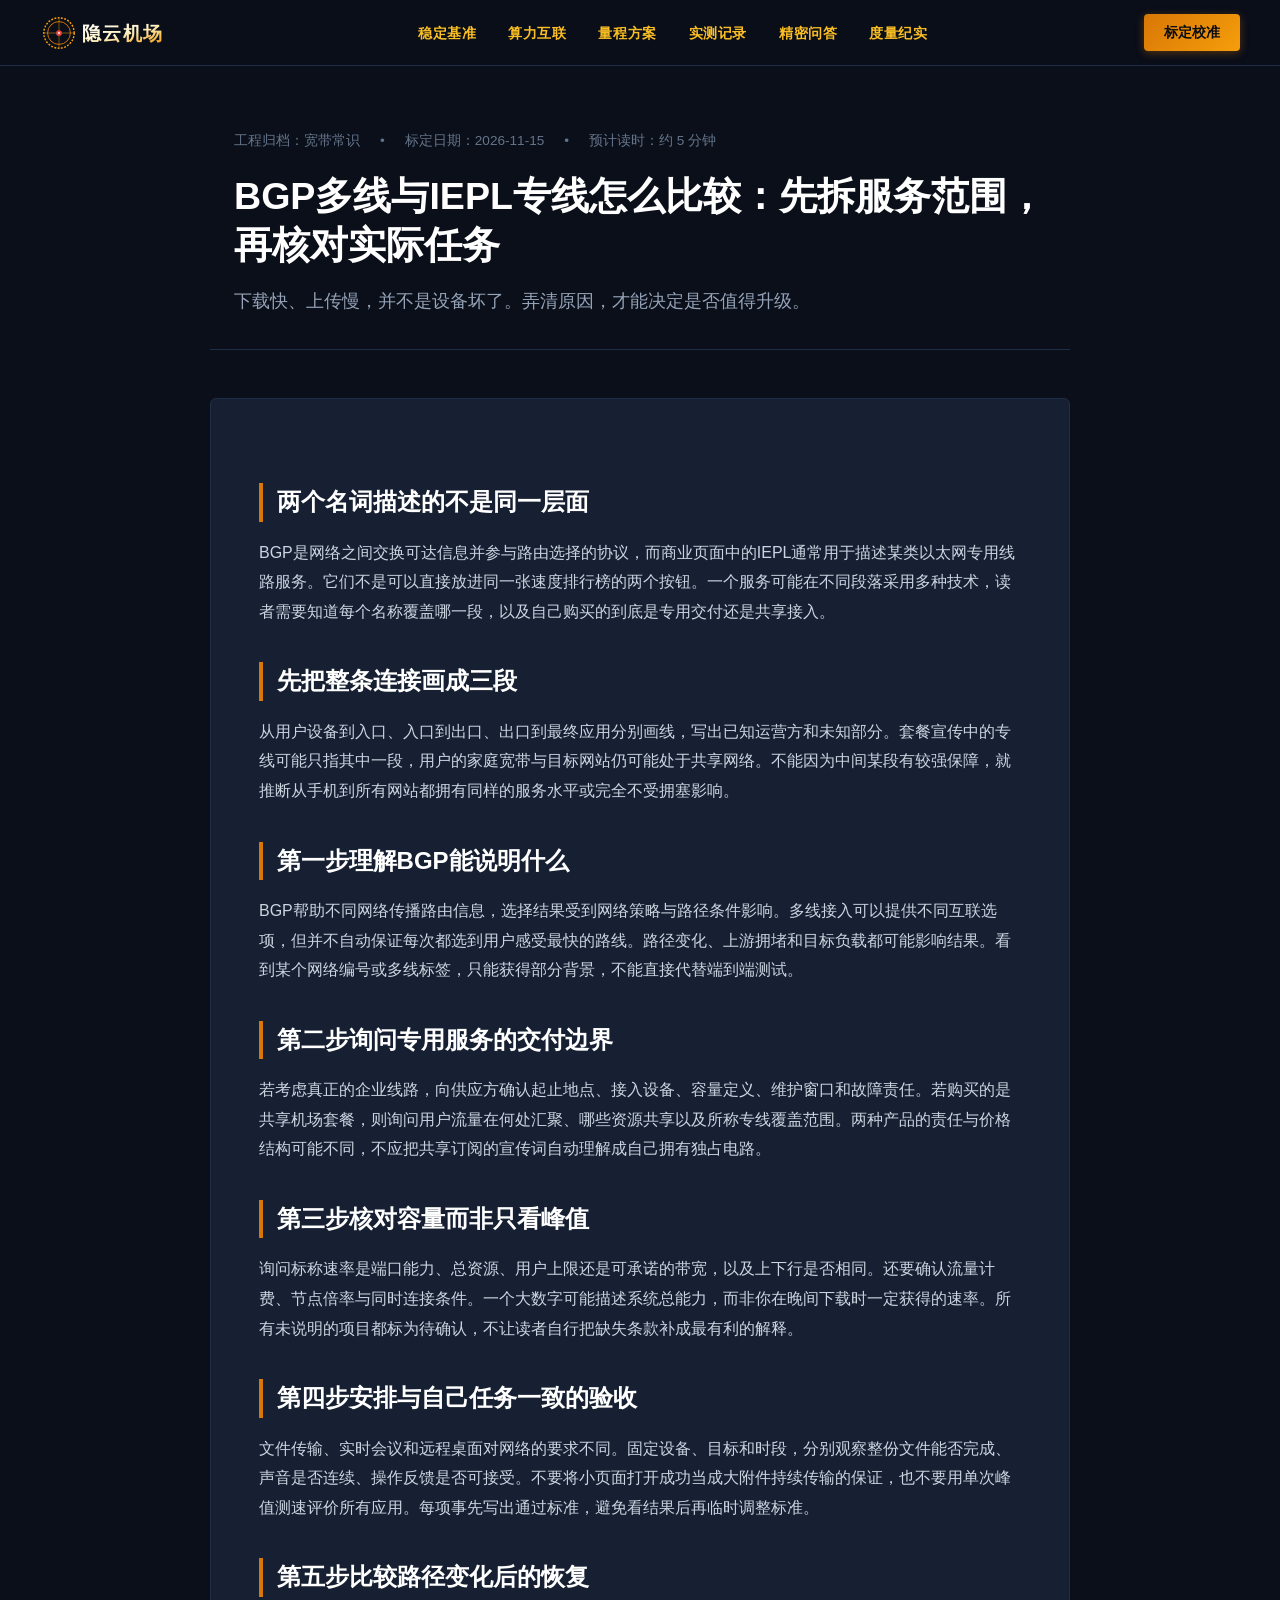
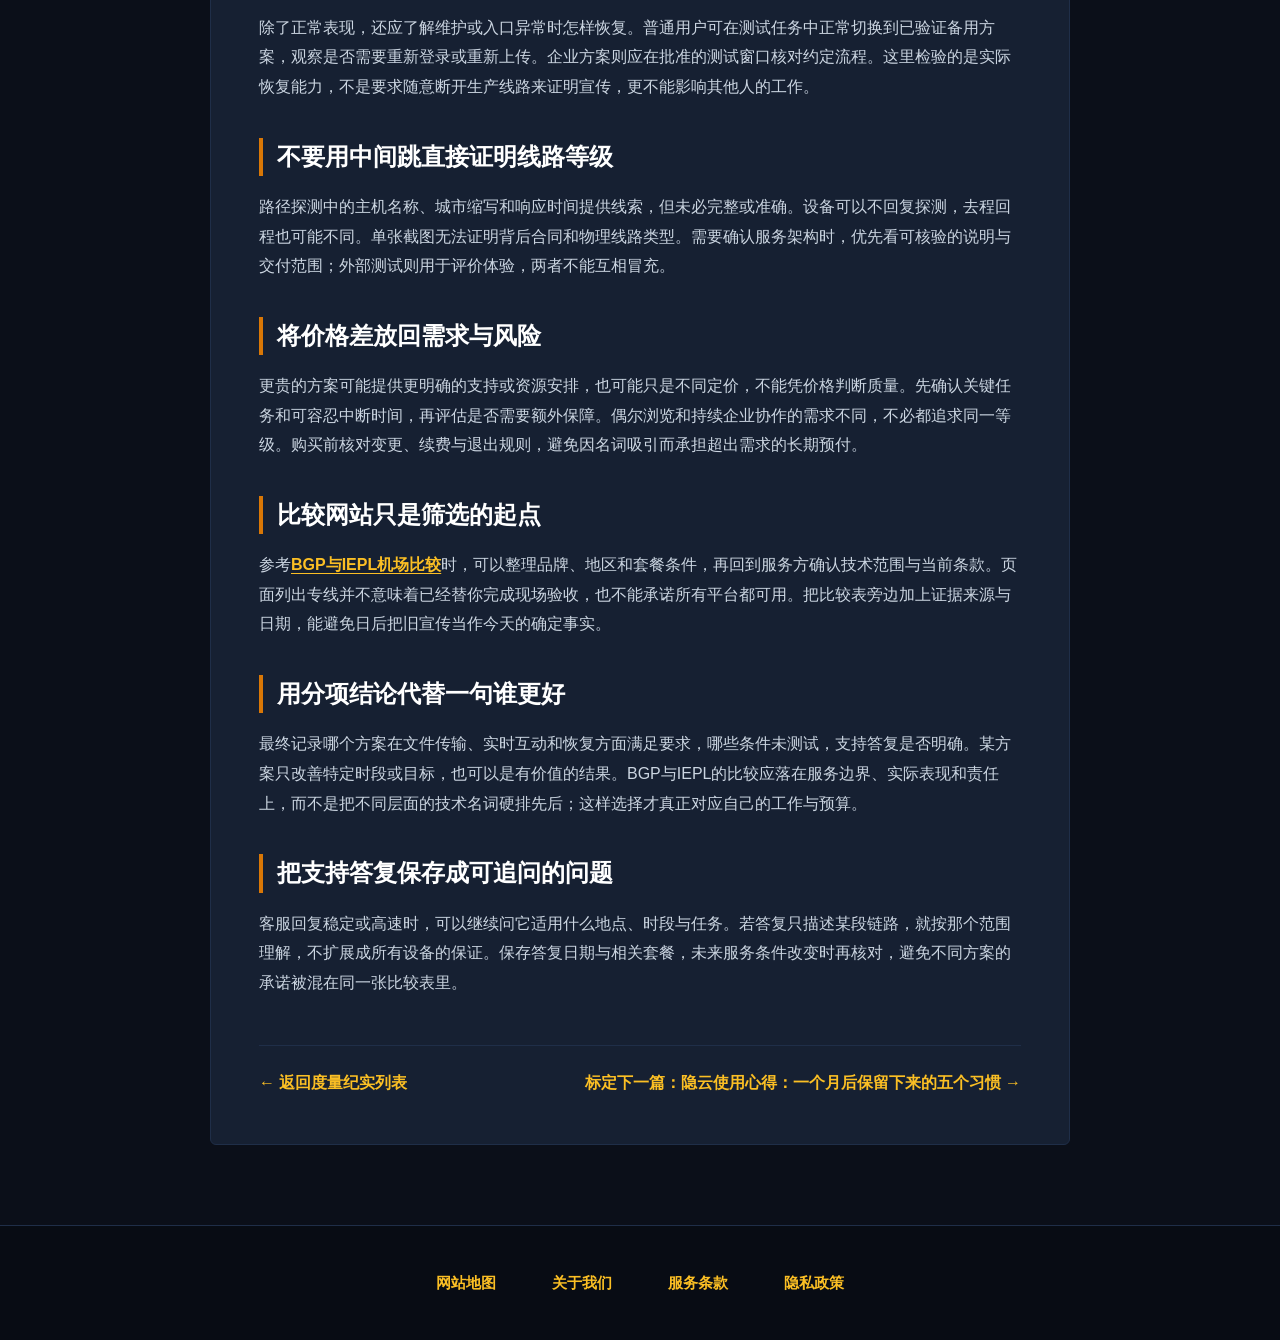
<file: bgp-iepl-technical-comparison.html>
<!DOCTYPE html>

<html lang="zh-CN">
<head>
<meta charset="utf-8"/>
<meta content="width=device-width, initial-scale=1.0" name="viewport"/>
<title>BGP多线与IEPL专线怎么比较：先拆服务范围，再核对实际任务</title>
<meta content="BGP多线与IEPL专线怎么比较：先拆服务范围，再核对实际任务，包含操作次序、结果判读与适用条件，帮助读者把实际任务和连接问题分开验证。" name="description"/>
<link href="style.css" rel="stylesheet"/>
</head>
<body>
<header class="chronometer-masthead">
<div class="masthead-inner">
<a aria-label="隐云机场首页" class="brand-dial" href="index.html">
<svg fill="none" viewbox="0 0 170 40" xmlns="http://www.w3.org/2000/svg">
<defs>
<lineargradient id="goldDial" x1="0%" x2="100%" y1="0%" y2="100%">
<stop offset="0%" stop-color="#ffffff"></stop>
<stop offset="50%" stop-color="#fef3c7"></stop>
<stop offset="100%" stop-color="#f59e0b"></stop>
</lineargradient>
</defs>
<circle cx="20" cy="20" r="16" stroke="#f59e0b" stroke-dasharray="2 1.5" stroke-width="1.5"></circle>
<circle cx="20" cy="20" r="12" stroke="#d97706" stroke-width="1"></circle>
<line stroke="#f59e0b" stroke-opacity="0.5" stroke-width="1" x1="20" x2="20" y1="4" y2="36"></line>
<line stroke="#f59e0b" stroke-opacity="0.5" stroke-width="1" x1="4" x2="36" y1="20" y2="20"></line>
<circle cx="20" cy="20" fill="#ef4444" r="3"></circle>
<circle cx="20" cy="20" fill="#ffffff" r="1"></circle>
<text fill="url(#goldDial)" font-family="-apple-system, BlinkMacSystemFont, sans-serif" font-size="20" font-weight="900" letter-spacing="1.5" x="44" y="27">隐云机场</text>
</svg>
</a>
<ul class="dial-nav-links">
<li><a href="index.html#stability">稳定基准</a></li>
<li><a href="index.html#interconnect">算力互联</a></li>
<li><a href="index.html#pricing">量程方案</a></li>
<li><a href="index.html#logs">实测记录</a></li>
<li><a href="index.html#faq">精密问答</a></li>
<li><a href="precision-chronicles.html" style="color:#fbbf24;">度量纪实</a></li>
</ul>
<div class="header-actions">
<a class="btn-calibrate-top" href="https://ww012.twilightaff.com/#/?code=A56DH1Af" rel="nofollow" target="_blank">标定校准</a>
<button aria-expanded="false" aria-label="切换导航菜单" class="nav-toggle">
<span class="bar"></span>
<span class="bar"></span>
<span class="bar"></span>
</button>
</div>
</div>
</header>
<div class="article-header">
<div class="container">
<div class="article-meta-bar">
<span>工程归档：宽带常识</span>
<span>•</span>
<span>标定日期：2026-11-15</span>
<span>•</span>
<span>预计读时：约 5 分钟</span>
</div>
<h1 class="article-h1-title">BGP多线与IEPL专线怎么比较：先拆服务范围，再核对实际任务</h1>
<p class="article-lead-p">
 下载快、上传慢，并不是设备坏了。弄清原因，才能决定是否值得升级。
 </p>
</div>
</div>
<main class="container">
<div class="article-body-wrapper">
<article class="article-rich-content"><div data-swc-article-body="2026-11-16"><h2>两个名词描述的不是同一层面</h2>
<p>BGP是网络之间交换可达信息并参与路由选择的协议，而商业页面中的IEPL通常用于描述某类以太网专用线路服务。它们不是可以直接放进同一张速度排行榜的两个按钮。一个服务可能在不同段落采用多种技术，读者需要知道每个名称覆盖哪一段，以及自己购买的到底是专用交付还是共享接入。</p>
<h2>先把整条连接画成三段</h2>
<p>从用户设备到入口、入口到出口、出口到最终应用分别画线，写出已知运营方和未知部分。套餐宣传中的专线可能只指其中一段，用户的家庭宽带与目标网站仍可能处于共享网络。不能因为中间某段有较强保障，就推断从手机到所有网站都拥有同样的服务水平或完全不受拥塞影响。</p>
<h2>第一步理解BGP能说明什么</h2>
<p>BGP帮助不同网络传播路由信息，选择结果受到网络策略与路径条件影响。多线接入可以提供不同互联选项，但并不自动保证每次都选到用户感受最快的路线。路径变化、上游拥堵和目标负载都可能影响结果。看到某个网络编号或多线标签，只能获得部分背景，不能直接代替端到端测试。</p>
<h2>第二步询问专用服务的交付边界</h2>
<p>若考虑真正的企业线路，向供应方确认起止地点、接入设备、容量定义、维护窗口和故障责任。若购买的是共享机场套餐，则询问用户流量在何处汇聚、哪些资源共享以及所称专线覆盖范围。两种产品的责任与价格结构可能不同，不应把共享订阅的宣传词自动理解成自己拥有独占电路。</p>
<h2>第三步核对容量而非只看峰值</h2>
<p>询问标称速率是端口能力、总资源、用户上限还是可承诺的带宽，以及上下行是否相同。还要确认流量计费、节点倍率与同时连接条件。一个大数字可能描述系统总能力，而非你在晚间下载时一定获得的速率。所有未说明的项目都标为待确认，不让读者自行把缺失条款补成最有利的解释。</p>
<h2>第四步安排与自己任务一致的验收</h2>
<p>文件传输、实时会议和远程桌面对网络的要求不同。固定设备、目标和时段，分别观察整份文件能否完成、声音是否连续、操作反馈是否可接受。不要将小页面打开成功当成大附件持续传输的保证，也不要用单次峰值测速评价所有应用。每项事先写出通过标准，避免看结果后再临时调整标准。</p>
<h2>第五步比较路径变化后的恢复</h2>
<p>除了正常表现，还应了解维护或入口异常时怎样恢复。普通用户可在测试任务中正常切换到已验证备用方案，观察是否需要重新登录或重新上传。企业方案则应在批准的测试窗口核对约定流程。这里检验的是实际恢复能力，不是要求随意断开生产线路来证明宣传，更不能影响其他人的工作。</p>
<h2>不要用中间跳直接证明线路等级</h2>
<p>路径探测中的主机名称、城市缩写和响应时间提供线索，但未必完整或准确。设备可以不回复探测，去程回程也可能不同。单张截图无法证明背后合同和物理线路类型。需要确认服务架构时，优先看可核验的说明与交付范围；外部测试则用于评价体验，两者不能互相冒充。</p>
<h2>将价格差放回需求与风险</h2>
<p>更贵的方案可能提供更明确的支持或资源安排，也可能只是不同定价，不能凭价格判断质量。先确认关键任务和可容忍中断时间，再评估是否需要额外保障。偶尔浏览和持续企业协作的需求不同，不必都追求同一等级。购买前核对变更、续费与退出规则，避免因名词吸引而承担超出需求的长期预付。</p>
<h2>比较网站只是筛选的起点</h2>
<p>参考<a href="https://dajichang.mom/">BGP与IEPL机场比较</a>时，可以整理品牌、地区和套餐条件，再回到服务方确认技术范围与当前条款。页面列出专线并不意味着已经替你完成现场验收，也不能承诺所有平台都可用。把比较表旁边加上证据来源与日期，能避免日后把旧宣传当作今天的确定事实。</p>
<h2>用分项结论代替一句谁更好</h2>
<p>最终记录哪个方案在文件传输、实时互动和恢复方面满足要求，哪些条件未测试，支持答复是否明确。某方案只改善特定时段或目标，也可以是有价值的结果。BGP与IEPL的比较应落在服务边界、实际表现和责任上，而不是把不同层面的技术名词硬排先后；这样选择才真正对应自己的工作与预算。</p><h2>把支持答复保存成可追问的问题</h2><p>客服回复稳定或高速时，可以继续问它适用什么地点、时段与任务。若答复只描述某段链路，就按那个范围理解，不扩展成所有设备的保证。保存答复日期与相关套餐，未来服务条件改变时再核对，避免不同方案的承诺被混在同一张比较表里。</p></div></article>
<div class="post-back-bar">
<a href="precision-chronicles.html" style="text-decoration:none;font-weight:700;">← 返回度量纪实列表</a>
<a href="enterprise-infrastructure-yinyun.html" style="text-decoration:none;font-weight:700;">标定下一篇：隐云使用心得：一个月后保留下来的五个习惯 →</a>
</div>
</div>
</main>
<footer class="dial-base">
<div class="container">
<ul class="dial-base-nav">
<li><a href="sitemap.html">网站地图</a></li>
<li><a href="about.html">关于我们</a></li>
<li><a href="terms.html">服务条款</a></li>
<li><a href="privacy.html">隐私政策</a></li>
</ul>
</div>
</footer>
<script defer="" src="nav.js"></script>
</body>
</html>
</file>
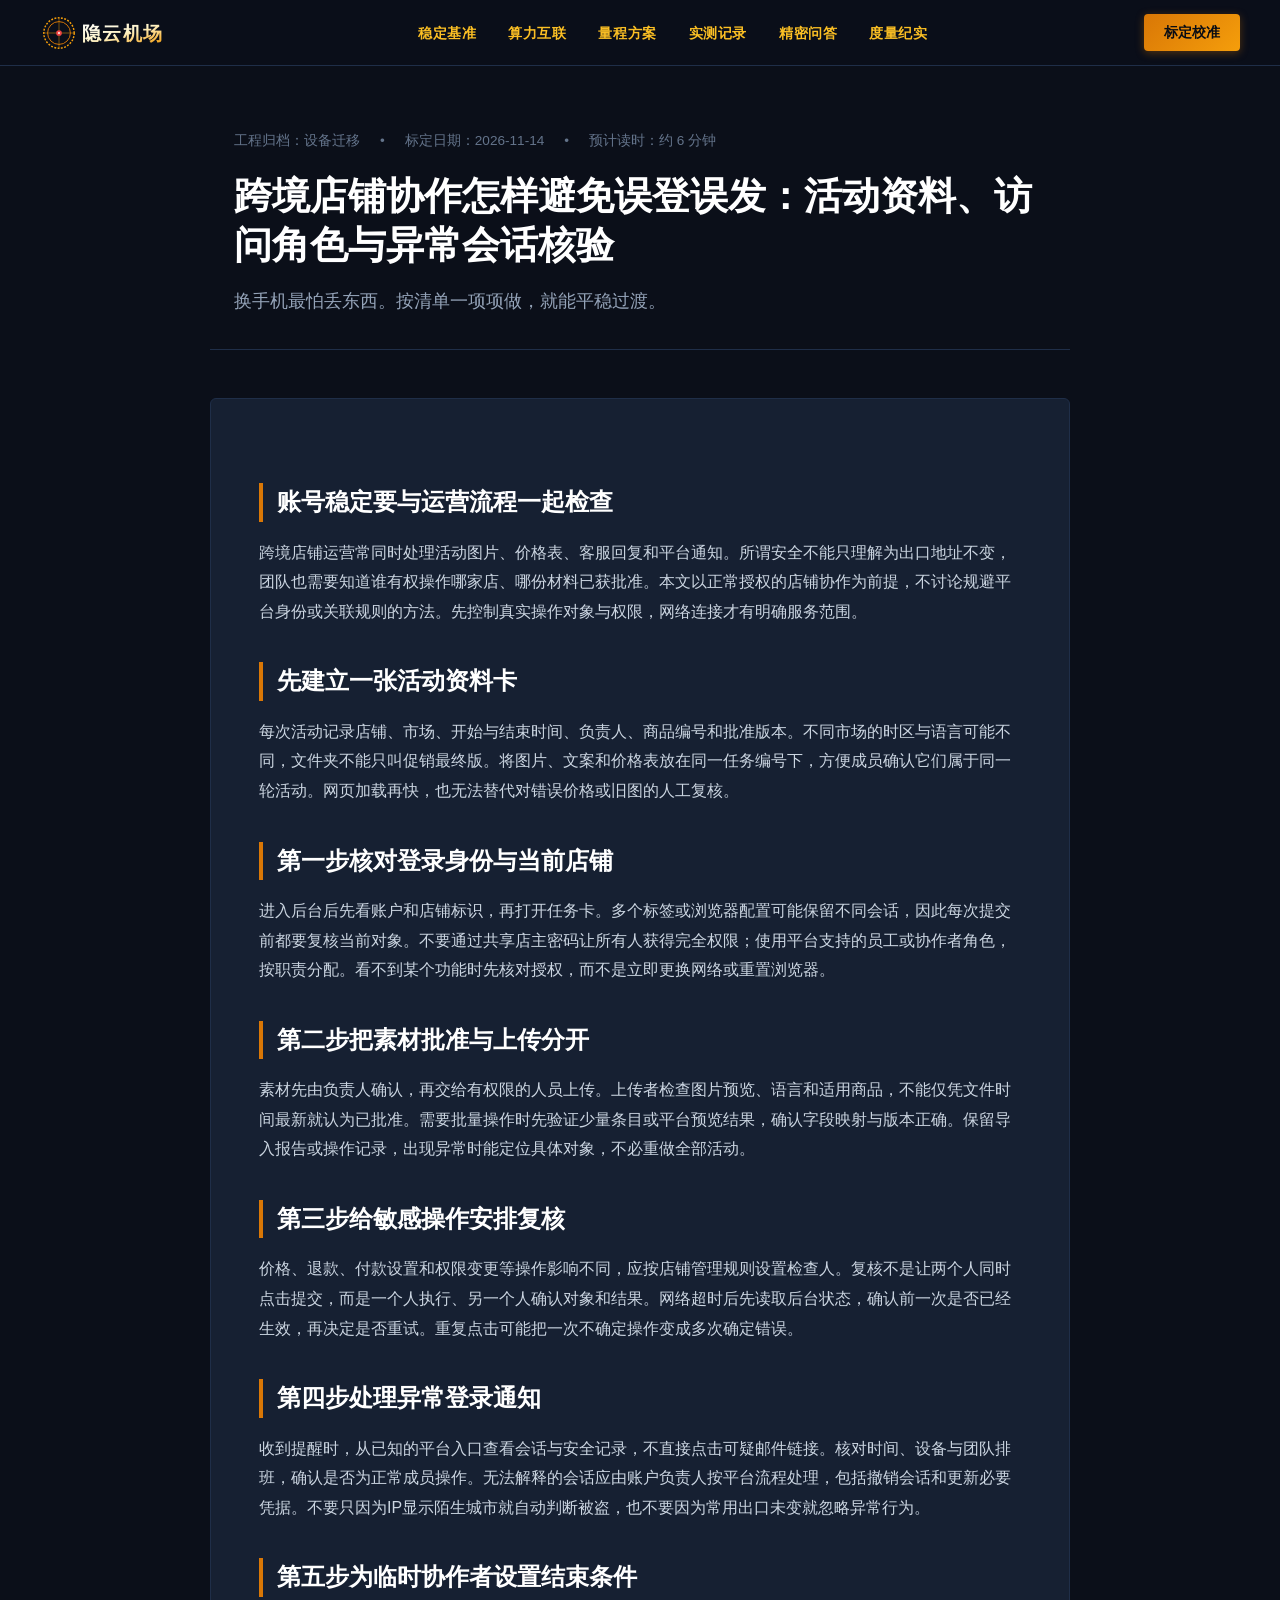
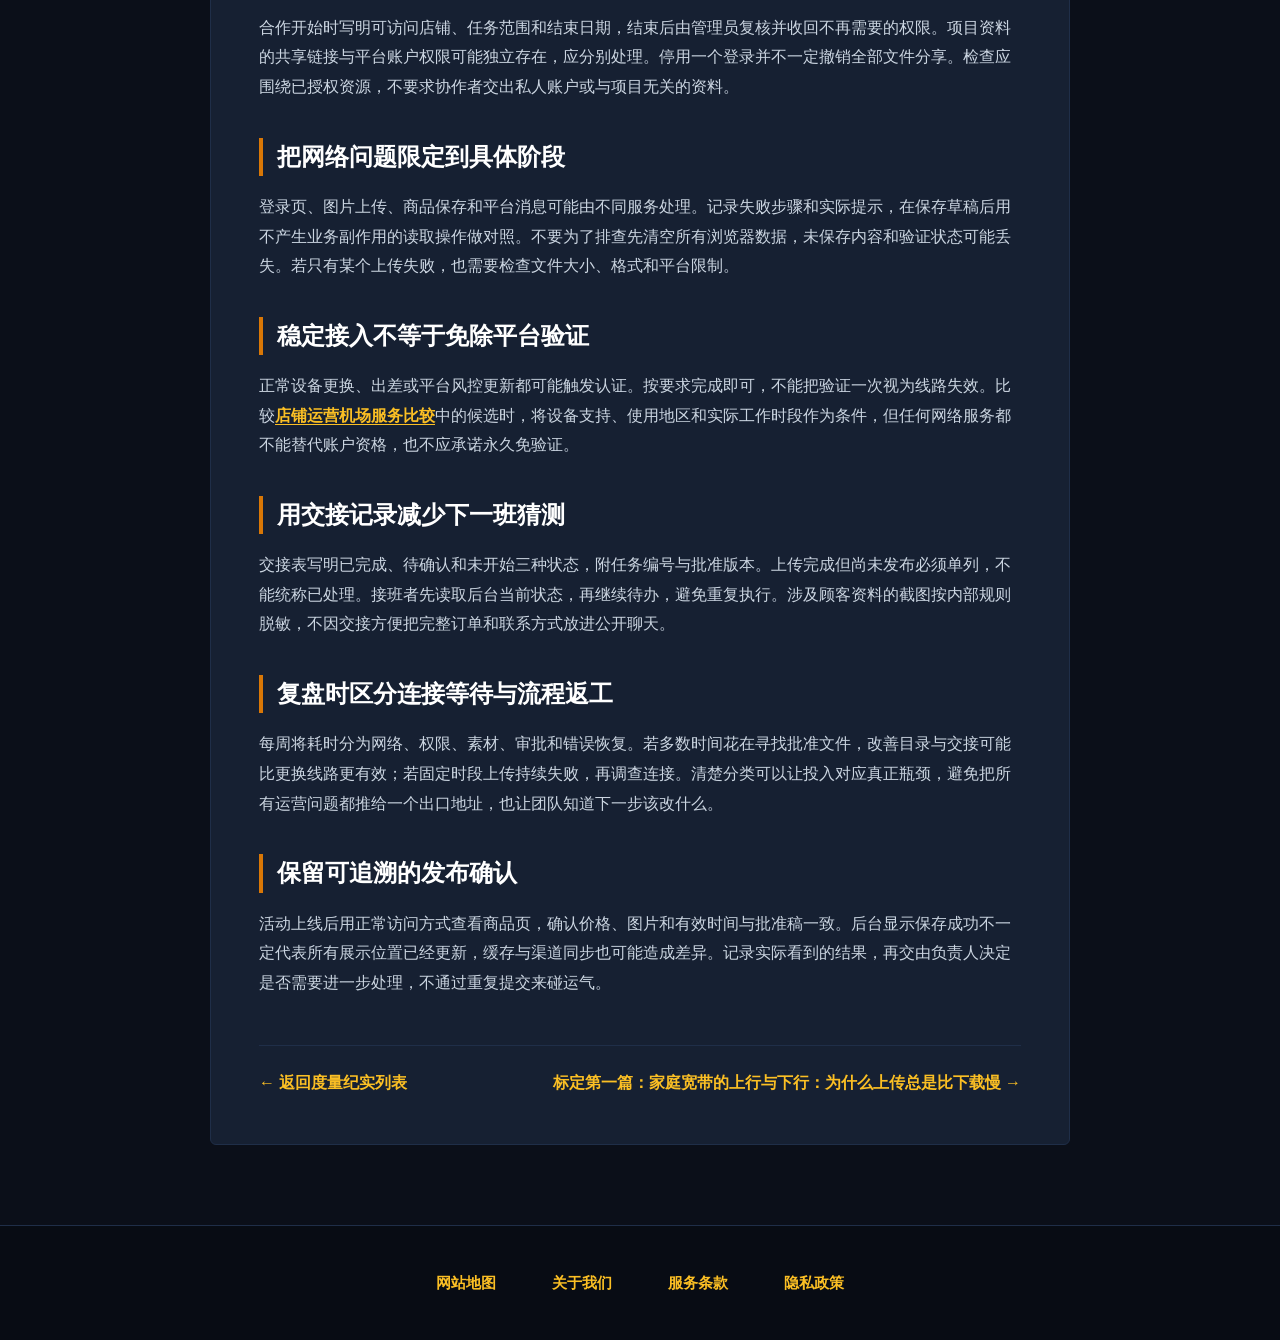
<file: cross-border-ecommerce-store-safety.html>
<!DOCTYPE html>

<html lang="zh-CN">
<head>
<meta charset="utf-8"/>
<meta content="width=device-width, initial-scale=1.0" name="viewport"/>
<title>跨境店铺协作怎样避免误登误发：活动资料、访问角色与异常会话核验</title>
<meta content="跨境店铺协作怎样避免误登误发：活动资料、访问角色与异常会话核验，包含操作次序、结果判读与适用条件，帮助读者把实际任务和连接问题分开验证。" name="description"/>
<link href="style.css" rel="stylesheet"/>
</head>
<body>
<header class="chronometer-masthead">
<div class="masthead-inner">
<a aria-label="隐云机场首页" class="brand-dial" href="index.html">
<svg fill="none" viewbox="0 0 170 40" xmlns="http://www.w3.org/2000/svg">
<defs>
<lineargradient id="goldDial" x1="0%" x2="100%" y1="0%" y2="100%">
<stop offset="0%" stop-color="#ffffff"></stop>
<stop offset="50%" stop-color="#fef3c7"></stop>
<stop offset="100%" stop-color="#f59e0b"></stop>
</lineargradient>
</defs>
<circle cx="20" cy="20" r="16" stroke="#f59e0b" stroke-dasharray="2 1.5" stroke-width="1.5"></circle>
<circle cx="20" cy="20" r="12" stroke="#d97706" stroke-width="1"></circle>
<line stroke="#f59e0b" stroke-opacity="0.5" stroke-width="1" x1="20" x2="20" y1="4" y2="36"></line>
<line stroke="#f59e0b" stroke-opacity="0.5" stroke-width="1" x1="4" x2="36" y1="20" y2="20"></line>
<circle cx="20" cy="20" fill="#ef4444" r="3"></circle>
<circle cx="20" cy="20" fill="#ffffff" r="1"></circle>
<text fill="url(#goldDial)" font-family="-apple-system, BlinkMacSystemFont, sans-serif" font-size="20" font-weight="900" letter-spacing="1.5" x="44" y="27">隐云机场</text>
</svg>
</a>
<ul class="dial-nav-links">
<li><a href="index.html#stability">稳定基准</a></li>
<li><a href="index.html#interconnect">算力互联</a></li>
<li><a href="index.html#pricing">量程方案</a></li>
<li><a href="index.html#logs">实测记录</a></li>
<li><a href="index.html#faq">精密问答</a></li>
<li><a href="precision-chronicles.html" style="color:#fbbf24;">度量纪实</a></li>
</ul>
<div class="header-actions">
<a class="btn-calibrate-top" href="https://ww012.twilightaff.com/#/?code=A56DH1Af" rel="nofollow" target="_blank">标定校准</a>
<button aria-expanded="false" aria-label="切换导航菜单" class="nav-toggle">
<span class="bar"></span>
<span class="bar"></span>
<span class="bar"></span>
</button>
</div>
</div>
</header>
<div class="article-header">
<div class="container">
<div class="article-meta-bar">
<span>工程归档：设备迁移</span>
<span>•</span>
<span>标定日期：2026-11-14</span>
<span>•</span>
<span>预计读时：约 6 分钟</span>
</div>
<h1 class="article-h1-title">跨境店铺协作怎样避免误登误发：活动资料、访问角色与异常会话核验</h1>
<p class="article-lead-p">
 换手机最怕丢东西。按清单一项项做，就能平稳过渡。
 </p>
</div>
</div>
<main class="container">
<div class="article-body-wrapper">
<article class="article-rich-content"><div data-swc-article-body="2026-11-16"><h2>账号稳定要与运营流程一起检查</h2>
<p>跨境店铺运营常同时处理活动图片、价格表、客服回复和平台通知。所谓安全不能只理解为出口地址不变，团队也需要知道谁有权操作哪家店、哪份材料已获批准。本文以正常授权的店铺协作为前提，不讨论规避平台身份或关联规则的方法。先控制真实操作对象与权限，网络连接才有明确服务范围。</p>
<h2>先建立一张活动资料卡</h2>
<p>每次活动记录店铺、市场、开始与结束时间、负责人、商品编号和批准版本。不同市场的时区与语言可能不同，文件夹不能只叫促销最终版。将图片、文案和价格表放在同一任务编号下，方便成员确认它们属于同一轮活动。网页加载再快，也无法替代对错误价格或旧图的人工复核。</p>
<h2>第一步核对登录身份与当前店铺</h2>
<p>进入后台后先看账户和店铺标识，再打开任务卡。多个标签或浏览器配置可能保留不同会话，因此每次提交前都要复核当前对象。不要通过共享店主密码让所有人获得完全权限；使用平台支持的员工或协作者角色，按职责分配。看不到某个功能时先核对授权，而不是立即更换网络或重置浏览器。</p>
<h2>第二步把素材批准与上传分开</h2>
<p>素材先由负责人确认，再交给有权限的人员上传。上传者检查图片预览、语言和适用商品，不能仅凭文件时间最新就认为已批准。需要批量操作时先验证少量条目或平台预览结果，确认字段映射与版本正确。保留导入报告或操作记录，出现异常时能定位具体对象，不必重做全部活动。</p>
<h2>第三步给敏感操作安排复核</h2>
<p>价格、退款、付款设置和权限变更等操作影响不同，应按店铺管理规则设置检查人。复核不是让两个人同时点击提交，而是一个人执行、另一个人确认对象和结果。网络超时后先读取后台状态，确认前一次是否已经生效，再决定是否重试。重复点击可能把一次不确定操作变成多次确定错误。</p>
<h2>第四步处理异常登录通知</h2>
<p>收到提醒时，从已知的平台入口查看会话与安全记录，不直接点击可疑邮件链接。核对时间、设备与团队排班，确认是否为正常成员操作。无法解释的会话应由账户负责人按平台流程处理，包括撤销会话和更新必要凭据。不要只因为IP显示陌生城市就自动判断被盗，也不要因为常用出口未变就忽略异常行为。</p>
<h2>第五步为临时协作者设置结束条件</h2>
<p>合作开始时写明可访问店铺、任务范围和结束日期，结束后由管理员复核并收回不再需要的权限。项目资料的共享链接与平台账户权限可能独立存在，应分别处理。停用一个登录并不一定撤销全部文件分享。检查应围绕已授权资源，不要求协作者交出私人账户或与项目无关的资料。</p>
<h2>把网络问题限定到具体阶段</h2>
<p>登录页、图片上传、商品保存和平台消息可能由不同服务处理。记录失败步骤和实际提示，在保存草稿后用不产生业务副作用的读取操作做对照。不要为了排查先清空所有浏览器数据，未保存内容和验证状态可能丢失。若只有某个上传失败，也需要检查文件大小、格式和平台限制。</p>
<h2>稳定接入不等于免除平台验证</h2>
<p>正常设备更换、出差或平台风控更新都可能触发认证。按要求完成即可，不能把验证一次视为线路失效。比较<a href="https://dajichang.mom/">店铺运营机场服务比较</a>中的候选时，将设备支持、使用地区和实际工作时段作为条件，但任何网络服务都不能替代账户资格，也不应承诺永久免验证。</p>
<h2>用交接记录减少下一班猜测</h2>
<p>交接表写明已完成、待确认和未开始三种状态，附任务编号与批准版本。上传完成但尚未发布必须单列，不能统称已处理。接班者先读取后台当前状态，再继续待办，避免重复执行。涉及顾客资料的截图按内部规则脱敏，不因交接方便把完整订单和联系方式放进公开聊天。</p>
<h2>复盘时区分连接等待与流程返工</h2>
<p>每周将耗时分为网络、权限、素材、审批和错误恢复。若多数时间花在寻找批准文件，改善目录与交接可能比更换线路更有效；若固定时段上传持续失败，再调查连接。清楚分类可以让投入对应真正瓶颈，避免把所有运营问题都推给一个出口地址，也让团队知道下一步该改什么。</p><h2>保留可追溯的发布确认</h2><p>活动上线后用正常访问方式查看商品页，确认价格、图片和有效时间与批准稿一致。后台显示保存成功不一定代表所有展示位置已经更新，缓存与渠道同步也可能造成差异。记录实际看到的结果，再交由负责人决定是否需要进一步处理，不通过重复提交来碰运气。</p></div></article>
<div class="post-back-bar">
<a href="precision-chronicles.html" style="text-decoration:none;font-weight:700;">← 返回度量纪实列表</a>
<a href="bgp-iepl-technical-comparison.html" style="text-decoration:none;font-weight:700;">标定第一篇：家庭宽带的上行与下行：为什么上传总是比下载慢 →</a>
</div>
</div>
</main>
<footer class="dial-base">
<div class="container">
<ul class="dial-base-nav">
<li><a href="sitemap.html">网站地图</a></li>
<li><a href="about.html">关于我们</a></li>
<li><a href="terms.html">服务条款</a></li>
<li><a href="privacy.html">隐私政策</a></li>
</ul>
</div>
</footer>
<script defer="" src="nav.js"></script>
</body>
</html>
</file>
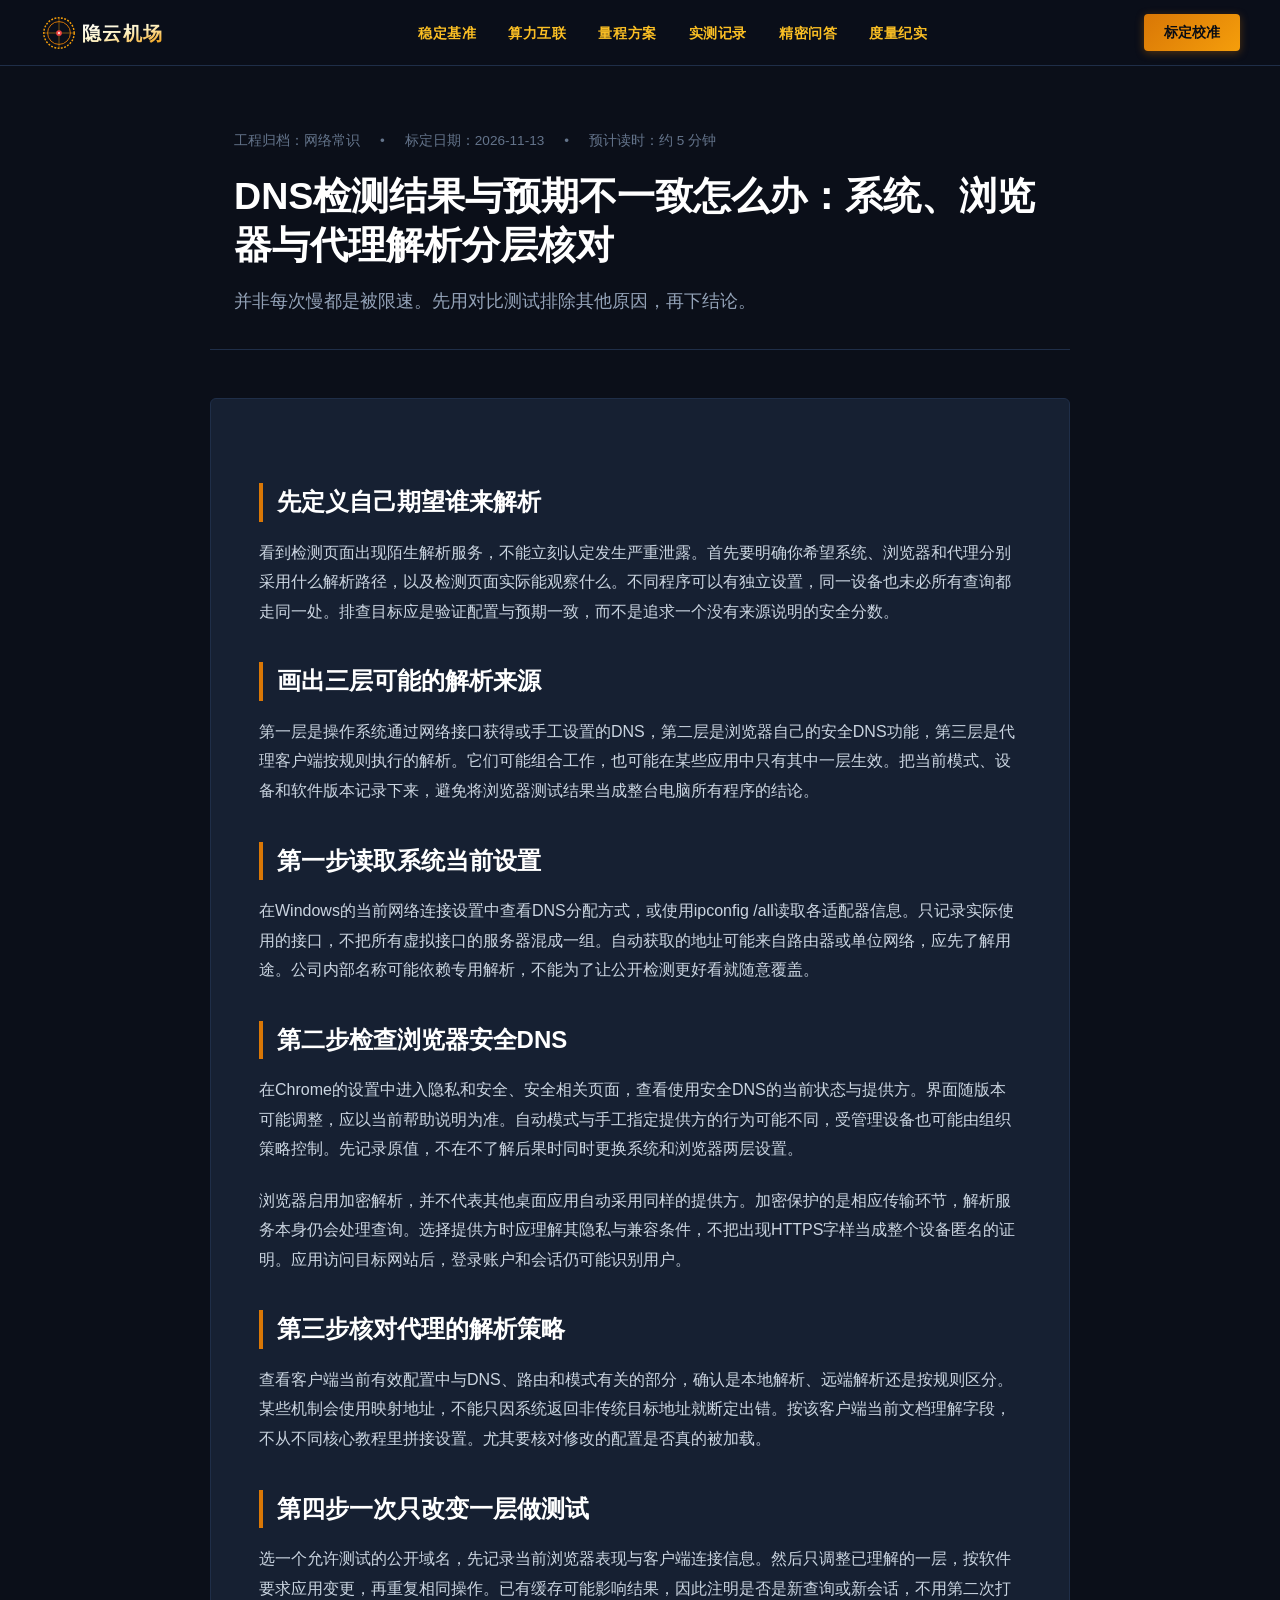
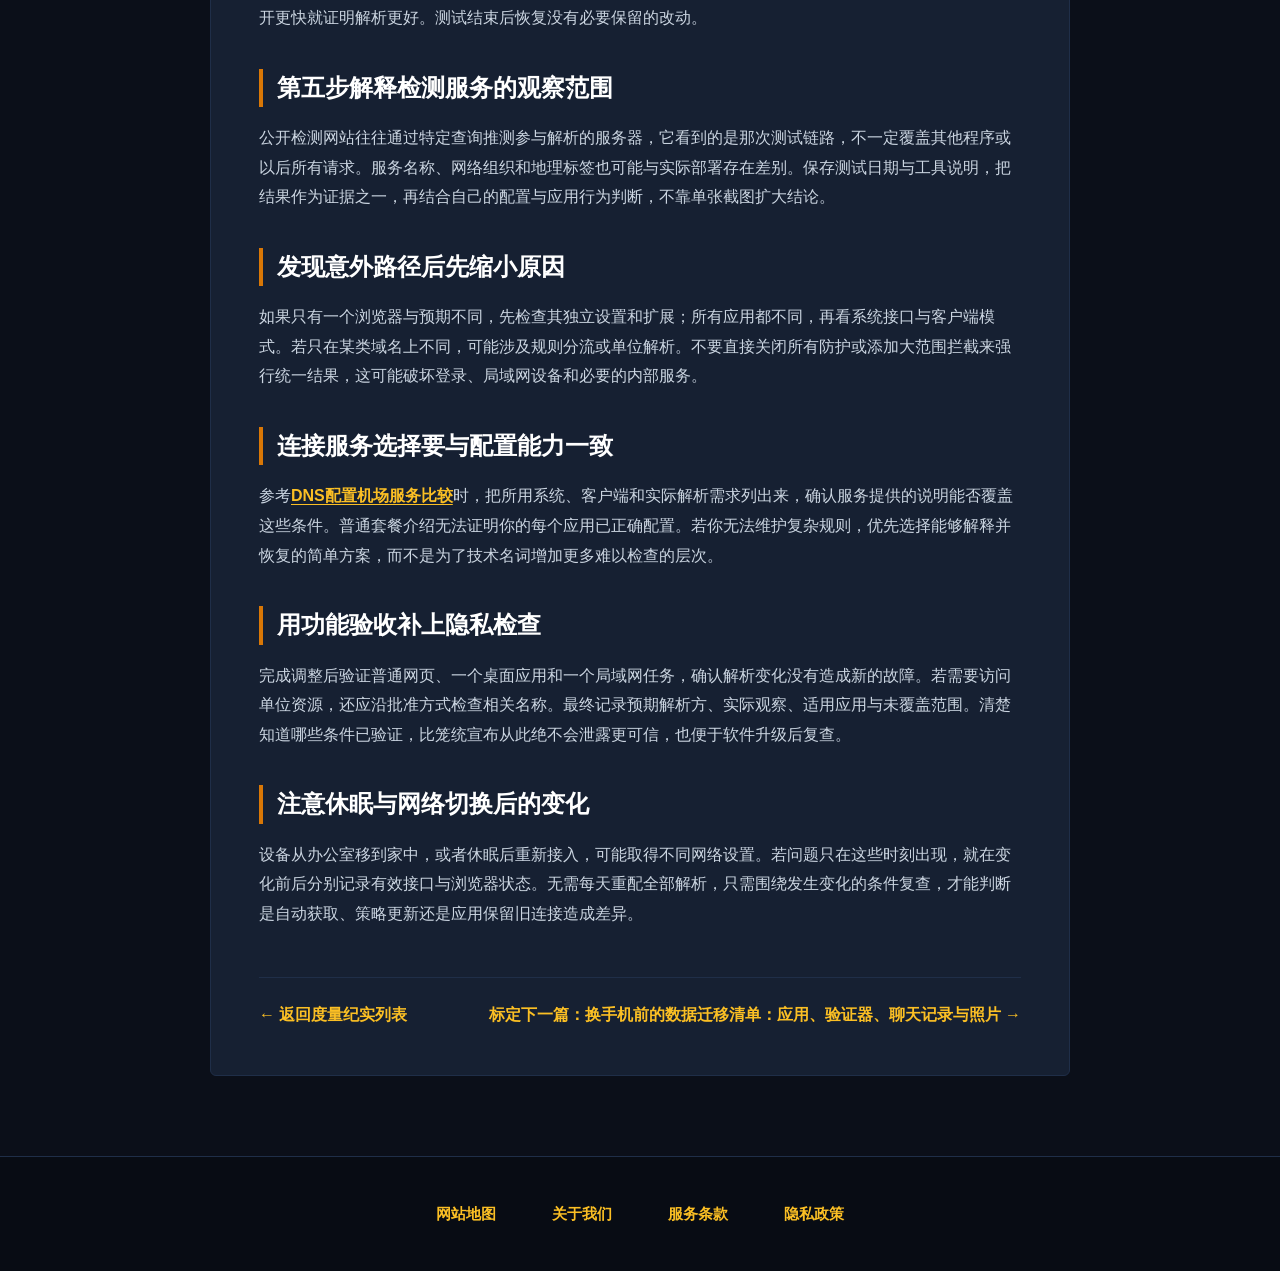
<file: dns-leak-prevention-mechanisms.html>
<!DOCTYPE html>

<html lang="zh-CN">
<head>
<meta charset="utf-8"/>
<meta content="width=device-width, initial-scale=1.0" name="viewport"/>
<title>DNS检测结果与预期不一致怎么办：系统、浏览器与代理解析分层核对</title>
<meta content="DNS检测结果与预期不一致怎么办：系统、浏览器与代理解析分层核对，包含操作次序、结果判读与适用条件，帮助读者把实际任务和连接问题分开验证。" name="description"/>
<link href="style.css" rel="stylesheet"/>
</head>
<body>
<header class="chronometer-masthead">
<div class="masthead-inner">
<a aria-label="隐云机场首页" class="brand-dial" href="index.html">
<svg fill="none" viewbox="0 0 170 40" xmlns="http://www.w3.org/2000/svg">
<defs>
<lineargradient id="goldDial" x1="0%" x2="100%" y1="0%" y2="100%">
<stop offset="0%" stop-color="#ffffff"></stop>
<stop offset="50%" stop-color="#fef3c7"></stop>
<stop offset="100%" stop-color="#f59e0b"></stop>
</lineargradient>
</defs>
<circle cx="20" cy="20" r="16" stroke="#f59e0b" stroke-dasharray="2 1.5" stroke-width="1.5"></circle>
<circle cx="20" cy="20" r="12" stroke="#d97706" stroke-width="1"></circle>
<line stroke="#f59e0b" stroke-opacity="0.5" stroke-width="1" x1="20" x2="20" y1="4" y2="36"></line>
<line stroke="#f59e0b" stroke-opacity="0.5" stroke-width="1" x1="4" x2="36" y1="20" y2="20"></line>
<circle cx="20" cy="20" fill="#ef4444" r="3"></circle>
<circle cx="20" cy="20" fill="#ffffff" r="1"></circle>
<text fill="url(#goldDial)" font-family="-apple-system, BlinkMacSystemFont, sans-serif" font-size="20" font-weight="900" letter-spacing="1.5" x="44" y="27">隐云机场</text>
</svg>
</a>
<ul class="dial-nav-links">
<li><a href="index.html#stability">稳定基准</a></li>
<li><a href="index.html#interconnect">算力互联</a></li>
<li><a href="index.html#pricing">量程方案</a></li>
<li><a href="index.html#logs">实测记录</a></li>
<li><a href="index.html#faq">精密问答</a></li>
<li><a href="precision-chronicles.html" style="color:#fbbf24;">度量纪实</a></li>
</ul>
<div class="header-actions">
<a class="btn-calibrate-top" href="https://ww012.twilightaff.com/#/?code=A56DH1Af" rel="nofollow" target="_blank">标定校准</a>
<button aria-expanded="false" aria-label="切换导航菜单" class="nav-toggle">
<span class="bar"></span>
<span class="bar"></span>
<span class="bar"></span>
</button>
</div>
</div>
</header>
<div class="article-header">
<div class="container">
<div class="article-meta-bar">
<span>工程归档：网络常识</span>
<span>•</span>
<span>标定日期：2026-11-13</span>
<span>•</span>
<span>预计读时：约 5 分钟</span>
</div>
<h1 class="article-h1-title">DNS检测结果与预期不一致怎么办：系统、浏览器与代理解析分层核对</h1>
<p class="article-lead-p">
 并非每次慢都是被限速。先用对比测试排除其他原因，再下结论。
 </p>
</div>
</div>
<main class="container">
<div class="article-body-wrapper">
<article class="article-rich-content"><div data-swc-article-body="2026-11-16"><h2>先定义自己期望谁来解析</h2>
<p>看到检测页面出现陌生解析服务，不能立刻认定发生严重泄露。首先要明确你希望系统、浏览器和代理分别采用什么解析路径，以及检测页面实际能观察什么。不同程序可以有独立设置，同一设备也未必所有查询都走同一处。排查目标应是验证配置与预期一致，而不是追求一个没有来源说明的安全分数。</p>
<h2>画出三层可能的解析来源</h2>
<p>第一层是操作系统通过网络接口获得或手工设置的DNS，第二层是浏览器自己的安全DNS功能，第三层是代理客户端按规则执行的解析。它们可能组合工作，也可能在某些应用中只有其中一层生效。把当前模式、设备和软件版本记录下来，避免将浏览器测试结果当成整台电脑所有程序的结论。</p>
<h2>第一步读取系统当前设置</h2>
<p>在Windows的当前网络连接设置中查看DNS分配方式，或使用ipconfig /all读取各适配器信息。只记录实际使用的接口，不把所有虚拟接口的服务器混成一组。自动获取的地址可能来自路由器或单位网络，应先了解用途。公司内部名称可能依赖专用解析，不能为了让公开检测更好看就随意覆盖。</p>
<h2>第二步检查浏览器安全DNS</h2>
<p>在Chrome的设置中进入隐私和安全、安全相关页面，查看使用安全DNS的当前状态与提供方。界面随版本可能调整，应以当前帮助说明为准。自动模式与手工指定提供方的行为可能不同，受管理设备也可能由组织策略控制。先记录原值，不在不了解后果时同时更换系统和浏览器两层设置。</p>
<p>浏览器启用加密解析，并不代表其他桌面应用自动采用同样的提供方。加密保护的是相应传输环节，解析服务本身仍会处理查询。选择提供方时应理解其隐私与兼容条件，不把出现HTTPS字样当成整个设备匿名的证明。应用访问目标网站后，登录账户和会话仍可能识别用户。</p>
<h2>第三步核对代理的解析策略</h2>
<p>查看客户端当前有效配置中与DNS、路由和模式有关的部分，确认是本地解析、远端解析还是按规则区分。某些机制会使用映射地址，不能只因系统返回非传统目标地址就断定出错。按该客户端当前文档理解字段，不从不同核心教程里拼接设置。尤其要核对修改的配置是否真的被加载。</p>
<h2>第四步一次只改变一层做测试</h2>
<p>选一个允许测试的公开域名，先记录当前浏览器表现与客户端连接信息。然后只调整已理解的一层，按软件要求应用变更，再重复相同操作。已有缓存可能影响结果，因此注明是否是新查询或新会话，不用第二次打开更快就证明解析更好。测试结束后恢复没有必要保留的改动。</p>
<h2>第五步解释检测服务的观察范围</h2>
<p>公开检测网站往往通过特定查询推测参与解析的服务器，它看到的是那次测试链路，不一定覆盖其他程序或以后所有请求。服务名称、网络组织和地理标签也可能与实际部署存在差别。保存测试日期与工具说明，把结果作为证据之一，再结合自己的配置与应用行为判断，不靠单张截图扩大结论。</p>
<h2>发现意外路径后先缩小原因</h2>
<p>如果只有一个浏览器与预期不同，先检查其独立设置和扩展；所有应用都不同，再看系统接口与客户端模式。若只在某类域名上不同，可能涉及规则分流或单位解析。不要直接关闭所有防护或添加大范围拦截来强行统一结果，这可能破坏登录、局域网设备和必要的内部服务。</p>
<h2>连接服务选择要与配置能力一致</h2>
<p>参考<a href="https://dajichang.mom/">DNS配置机场服务比较</a>时，把所用系统、客户端和实际解析需求列出来，确认服务提供的说明能否覆盖这些条件。普通套餐介绍无法证明你的每个应用已正确配置。若你无法维护复杂规则，优先选择能够解释并恢复的简单方案，而不是为了技术名词增加更多难以检查的层次。</p>
<h2>用功能验收补上隐私检查</h2>
<p>完成调整后验证普通网页、一个桌面应用和一个局域网任务，确认解析变化没有造成新的故障。若需要访问单位资源，还应沿批准方式检查相关名称。最终记录预期解析方、实际观察、适用应用与未覆盖范围。清楚知道哪些条件已验证，比笼统宣布从此绝不会泄露更可信，也便于软件升级后复查。</p><h2>注意休眠与网络切换后的变化</h2><p>设备从办公室移到家中，或者休眠后重新接入，可能取得不同网络设置。若问题只在这些时刻出现，就在变化前后分别记录有效接口与浏览器状态。无需每天重配全部解析，只需围绕发生变化的条件复查，才能判断是自动获取、策略更新还是应用保留旧连接造成差异。</p></div></article>
<div class="post-back-bar">
<a href="precision-chronicles.html" style="text-decoration:none;font-weight:700;">← 返回度量纪实列表</a>
<a href="cross-border-ecommerce-store-safety.html" style="text-decoration:none;font-weight:700;">标定下一篇：换手机前的数据迁移清单：应用、验证器、聊天记录与照片 →</a>
</div>
</div>
</main>
<footer class="dial-base">
<div class="container">
<ul class="dial-base-nav">
<li><a href="sitemap.html">网站地图</a></li>
<li><a href="about.html">关于我们</a></li>
<li><a href="terms.html">服务条款</a></li>
<li><a href="privacy.html">隐私政策</a></li>
</ul>
</div>
</footer>
<script defer="" src="nav.js"></script>
</body>
</html>
</file>
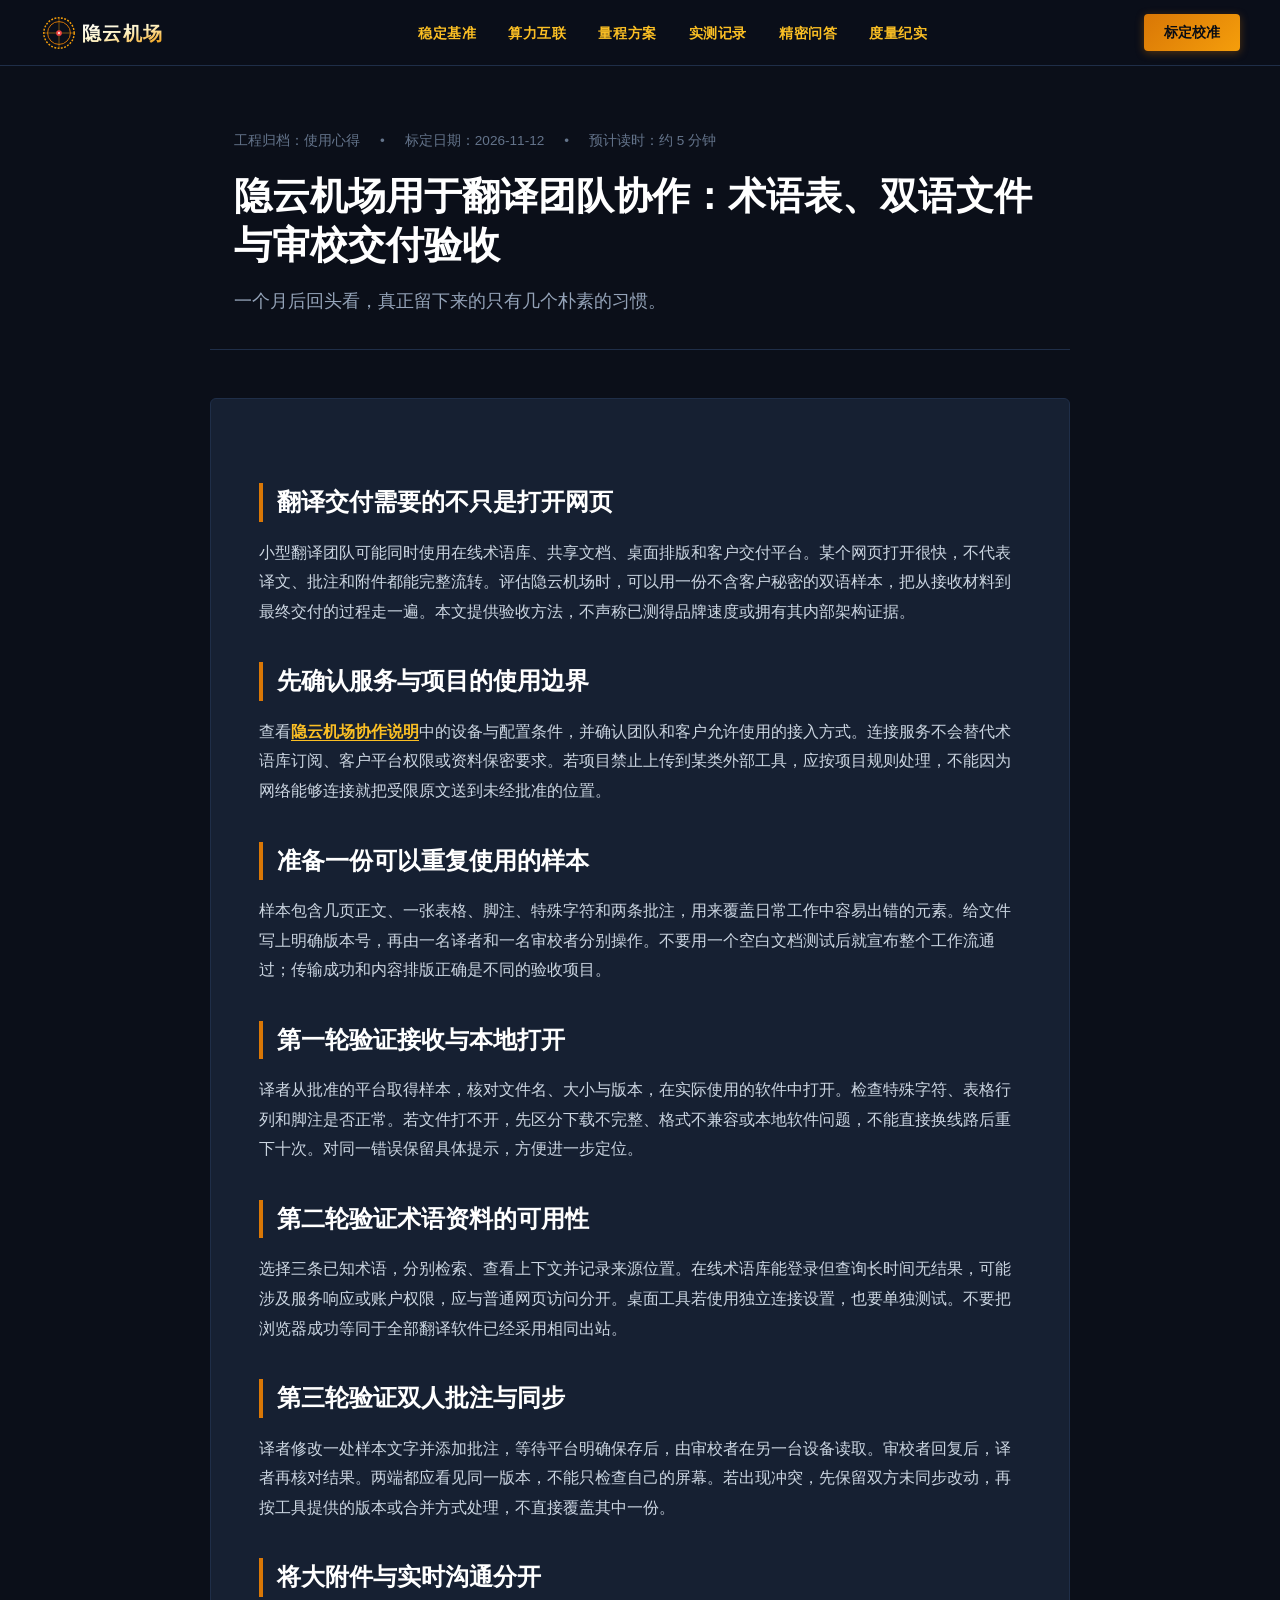
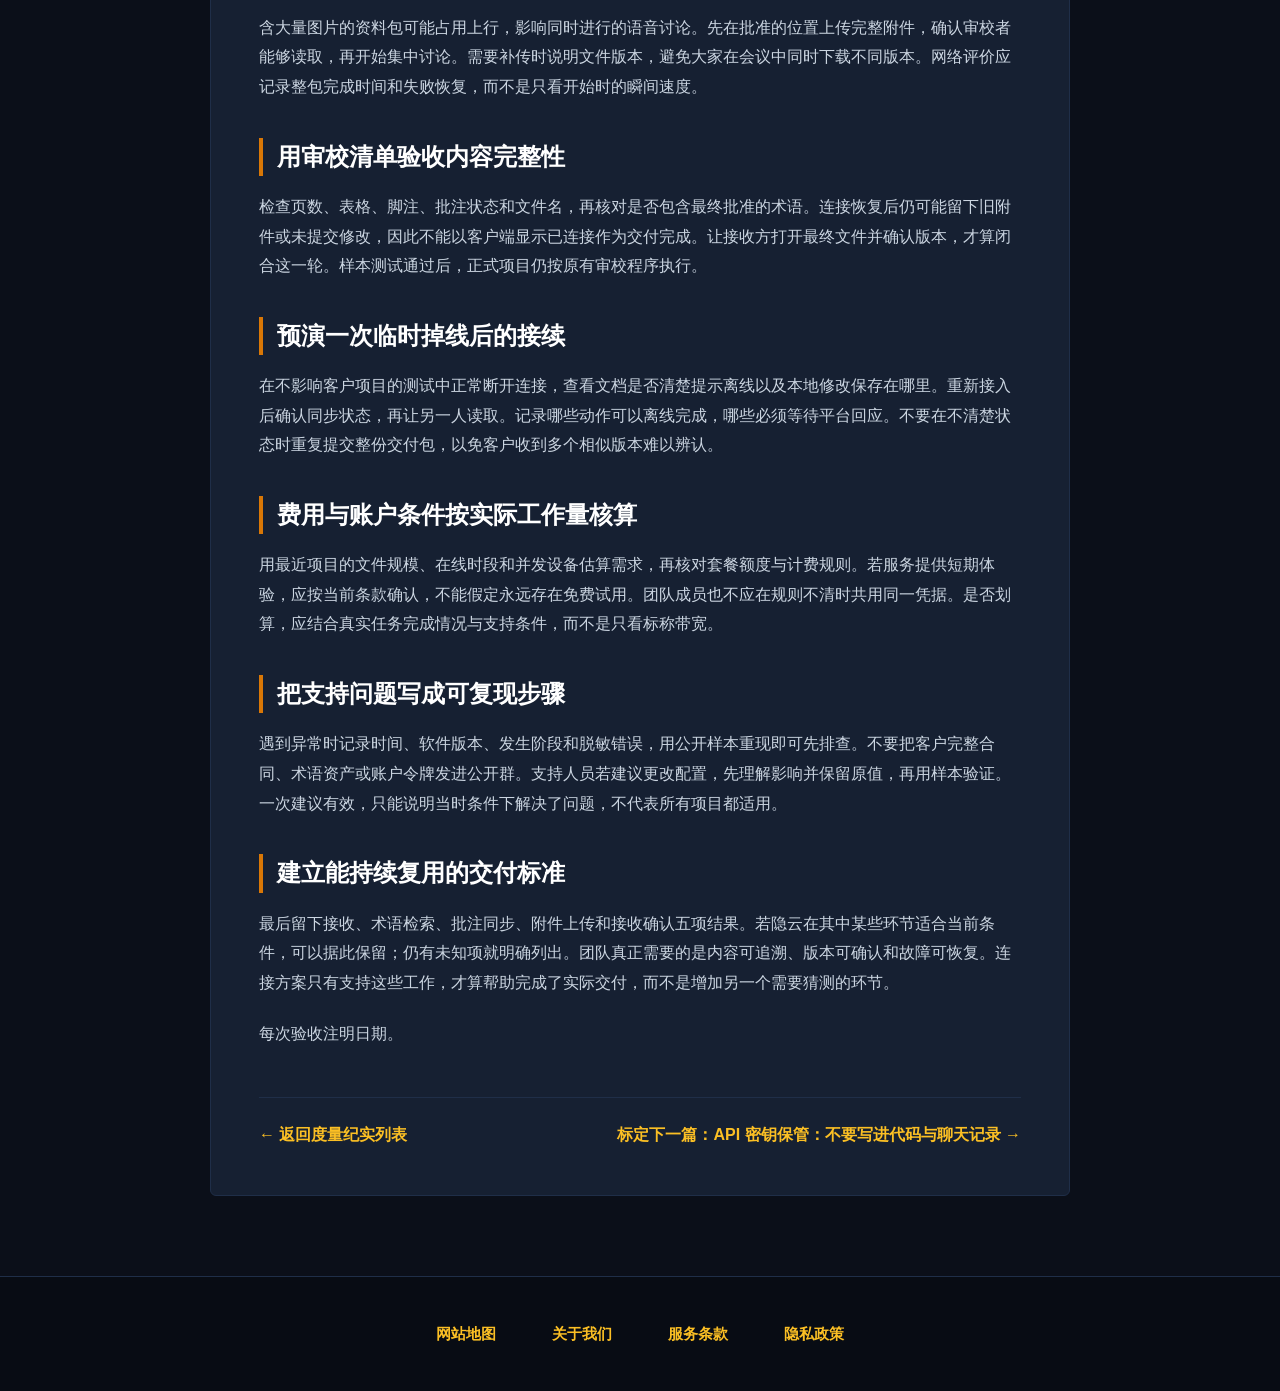
<file: enterprise-infrastructure-yinyun.html>
<!DOCTYPE html>

<html lang="zh-CN">
<head>
<meta charset="utf-8"/>
<meta content="width=device-width, initial-scale=1.0" name="viewport"/>
<title>隐云机场用于翻译团队协作：术语表、双语文件与审校交付验收</title>
<meta content="隐云机场用于翻译团队协作：术语表、双语文件与审校交付验收，包含操作次序、结果判读与适用条件，帮助读者把实际任务和连接问题分开验证。" name="description"/>
<link href="style.css" rel="stylesheet"/>
</head>
<body>
<header class="chronometer-masthead">
<div class="masthead-inner">
<a aria-label="隐云机场首页" class="brand-dial" href="index.html">
<svg fill="none" viewbox="0 0 170 40" xmlns="http://www.w3.org/2000/svg">
<defs>
<lineargradient id="goldDial" x1="0%" x2="100%" y1="0%" y2="100%">
<stop offset="0%" stop-color="#ffffff"></stop>
<stop offset="50%" stop-color="#fef3c7"></stop>
<stop offset="100%" stop-color="#f59e0b"></stop>
</lineargradient>
</defs>
<circle cx="20" cy="20" r="16" stroke="#f59e0b" stroke-dasharray="2 1.5" stroke-width="1.5"></circle>
<circle cx="20" cy="20" r="12" stroke="#d97706" stroke-width="1"></circle>
<line stroke="#f59e0b" stroke-opacity="0.5" stroke-width="1" x1="20" x2="20" y1="4" y2="36"></line>
<line stroke="#f59e0b" stroke-opacity="0.5" stroke-width="1" x1="4" x2="36" y1="20" y2="20"></line>
<circle cx="20" cy="20" fill="#ef4444" r="3"></circle>
<circle cx="20" cy="20" fill="#ffffff" r="1"></circle>
<text fill="url(#goldDial)" font-family="-apple-system, BlinkMacSystemFont, sans-serif" font-size="20" font-weight="900" letter-spacing="1.5" x="44" y="27">隐云机场</text>
</svg>
</a>
<ul class="dial-nav-links">
<li><a href="index.html#stability">稳定基准</a></li>
<li><a href="index.html#interconnect">算力互联</a></li>
<li><a href="index.html#pricing">量程方案</a></li>
<li><a href="index.html#logs">实测记录</a></li>
<li><a href="index.html#faq">精密问答</a></li>
<li><a href="precision-chronicles.html" style="color:#fbbf24;">度量纪实</a></li>
</ul>
<div class="header-actions">
<a class="btn-calibrate-top" href="https://ww012.twilightaff.com/#/?code=A56DH1Af" rel="nofollow" target="_blank">标定校准</a>
<button aria-expanded="false" aria-label="切换导航菜单" class="nav-toggle">
<span class="bar"></span>
<span class="bar"></span>
<span class="bar"></span>
</button>
</div>
</div>
</header>
<div class="article-header">
<div class="container">
<div class="article-meta-bar">
<span>工程归档：使用心得</span>
<span>•</span>
<span>标定日期：2026-11-12</span>
<span>•</span>
<span>预计读时：约 5 分钟</span>
</div>
<h1 class="article-h1-title">隐云机场用于翻译团队协作：术语表、双语文件与审校交付验收</h1>
<p class="article-lead-p">
 一个月后回头看，真正留下来的只有几个朴素的习惯。
 </p>
</div>
</div>
<main class="container">
<div class="article-body-wrapper">
<article class="article-rich-content"><div data-swc-article-body="2026-11-16"><h2>翻译交付需要的不只是打开网页</h2>
<p>小型翻译团队可能同时使用在线术语库、共享文档、桌面排版和客户交付平台。某个网页打开很快，不代表译文、批注和附件都能完整流转。评估隐云机场时，可以用一份不含客户秘密的双语样本，把从接收材料到最终交付的过程走一遍。本文提供验收方法，不声称已测得品牌速度或拥有其内部架构证据。</p>
<h2>先确认服务与项目的使用边界</h2>
<p>查看<a href="https://yinyuncloud.link/">隐云机场协作说明</a>中的设备与配置条件，并确认团队和客户允许使用的接入方式。连接服务不会替代术语库订阅、客户平台权限或资料保密要求。若项目禁止上传到某类外部工具，应按项目规则处理，不能因为网络能够连接就把受限原文送到未经批准的位置。</p>
<h2>准备一份可以重复使用的样本</h2>
<p>样本包含几页正文、一张表格、脚注、特殊字符和两条批注，用来覆盖日常工作中容易出错的元素。给文件写上明确版本号，再由一名译者和一名审校者分别操作。不要用一个空白文档测试后就宣布整个工作流通过；传输成功和内容排版正确是不同的验收项目。</p>
<h2>第一轮验证接收与本地打开</h2>
<p>译者从批准的平台取得样本，核对文件名、大小与版本，在实际使用的软件中打开。检查特殊字符、表格行列和脚注是否正常。若文件打不开，先区分下载不完整、格式不兼容或本地软件问题，不能直接换线路后重下十次。对同一错误保留具体提示，方便进一步定位。</p>
<h2>第二轮验证术语资料的可用性</h2>
<p>选择三条已知术语，分别检索、查看上下文并记录来源位置。在线术语库能登录但查询长时间无结果，可能涉及服务响应或账户权限，应与普通网页访问分开。桌面工具若使用独立连接设置，也要单独测试。不要把浏览器成功等同于全部翻译软件已经采用相同出站。</p>
<h2>第三轮验证双人批注与同步</h2>
<p>译者修改一处样本文字并添加批注，等待平台明确保存后，由审校者在另一台设备读取。审校者回复后，译者再核对结果。两端都应看见同一版本，不能只检查自己的屏幕。若出现冲突，先保留双方未同步改动，再按工具提供的版本或合并方式处理，不直接覆盖其中一份。</p>
<h2>将大附件与实时沟通分开</h2>
<p>含大量图片的资料包可能占用上行，影响同时进行的语音讨论。先在批准的位置上传完整附件，确认审校者能够读取，再开始集中讨论。需要补传时说明文件版本，避免大家在会议中同时下载不同版本。网络评价应记录整包完成时间和失败恢复，而不是只看开始时的瞬间速度。</p>
<h2>用审校清单验收内容完整性</h2>
<p>检查页数、表格、脚注、批注状态和文件名，再核对是否包含最终批准的术语。连接恢复后仍可能留下旧附件或未提交修改，因此不能以客户端显示已连接作为交付完成。让接收方打开最终文件并确认版本，才算闭合这一轮。样本测试通过后，正式项目仍按原有审校程序执行。</p>
<h2>预演一次临时掉线后的接续</h2>
<p>在不影响客户项目的测试中正常断开连接，查看文档是否清楚提示离线以及本地修改保存在哪里。重新接入后确认同步状态，再让另一人读取。记录哪些动作可以离线完成，哪些必须等待平台回应。不要在不清楚状态时重复提交整份交付包，以免客户收到多个相似版本难以辨认。</p>
<h2>费用与账户条件按实际工作量核算</h2>
<p>用最近项目的文件规模、在线时段和并发设备估算需求，再核对套餐额度与计费规则。若服务提供短期体验，应按当前条款确认，不能假定永远存在免费试用。团队成员也不应在规则不清时共用同一凭据。是否划算，应结合真实任务完成情况与支持条件，而不是只看标称带宽。</p>
<h2>把支持问题写成可复现步骤</h2>
<p>遇到异常时记录时间、软件版本、发生阶段和脱敏错误，用公开样本重现即可先排查。不要把客户完整合同、术语资产或账户令牌发进公开群。支持人员若建议更改配置，先理解影响并保留原值，再用样本验证。一次建议有效，只能说明当时条件下解决了问题，不代表所有项目都适用。</p>
<h2>建立能持续复用的交付标准</h2>
<p>最后留下接收、术语检索、批注同步、附件上传和接收确认五项结果。若隐云在其中某些环节适合当前条件，可以据此保留；仍有未知项就明确列出。团队真正需要的是内容可追溯、版本可确认和故障可恢复。连接方案只有支持这些工作，才算帮助完成了实际交付，而不是增加另一个需要猜测的环节。</p><p>每次验收注明日期。</p></div></article>
<div class="post-back-bar">
<a href="precision-chronicles.html" style="text-decoration:none;font-weight:700;">← 返回度量纪实列表</a>
<a href="openai-api-rate-limit-optimization.html" style="text-decoration:none;font-weight:700;">标定下一篇：API 密钥保管：不要写进代码与聊天记录 →</a>
</div>
</div>
</main>
<footer class="dial-base">
<div class="container">
<ul class="dial-base-nav">
<li><a href="sitemap.html">网站地图</a></li>
<li><a href="about.html">关于我们</a></li>
<li><a href="terms.html">服务条款</a></li>
<li><a href="privacy.html">隐私政策</a></li>
</ul>
</div>
</footer>
<script defer="" src="nav.js"></script>
</body>
</html>
</file>
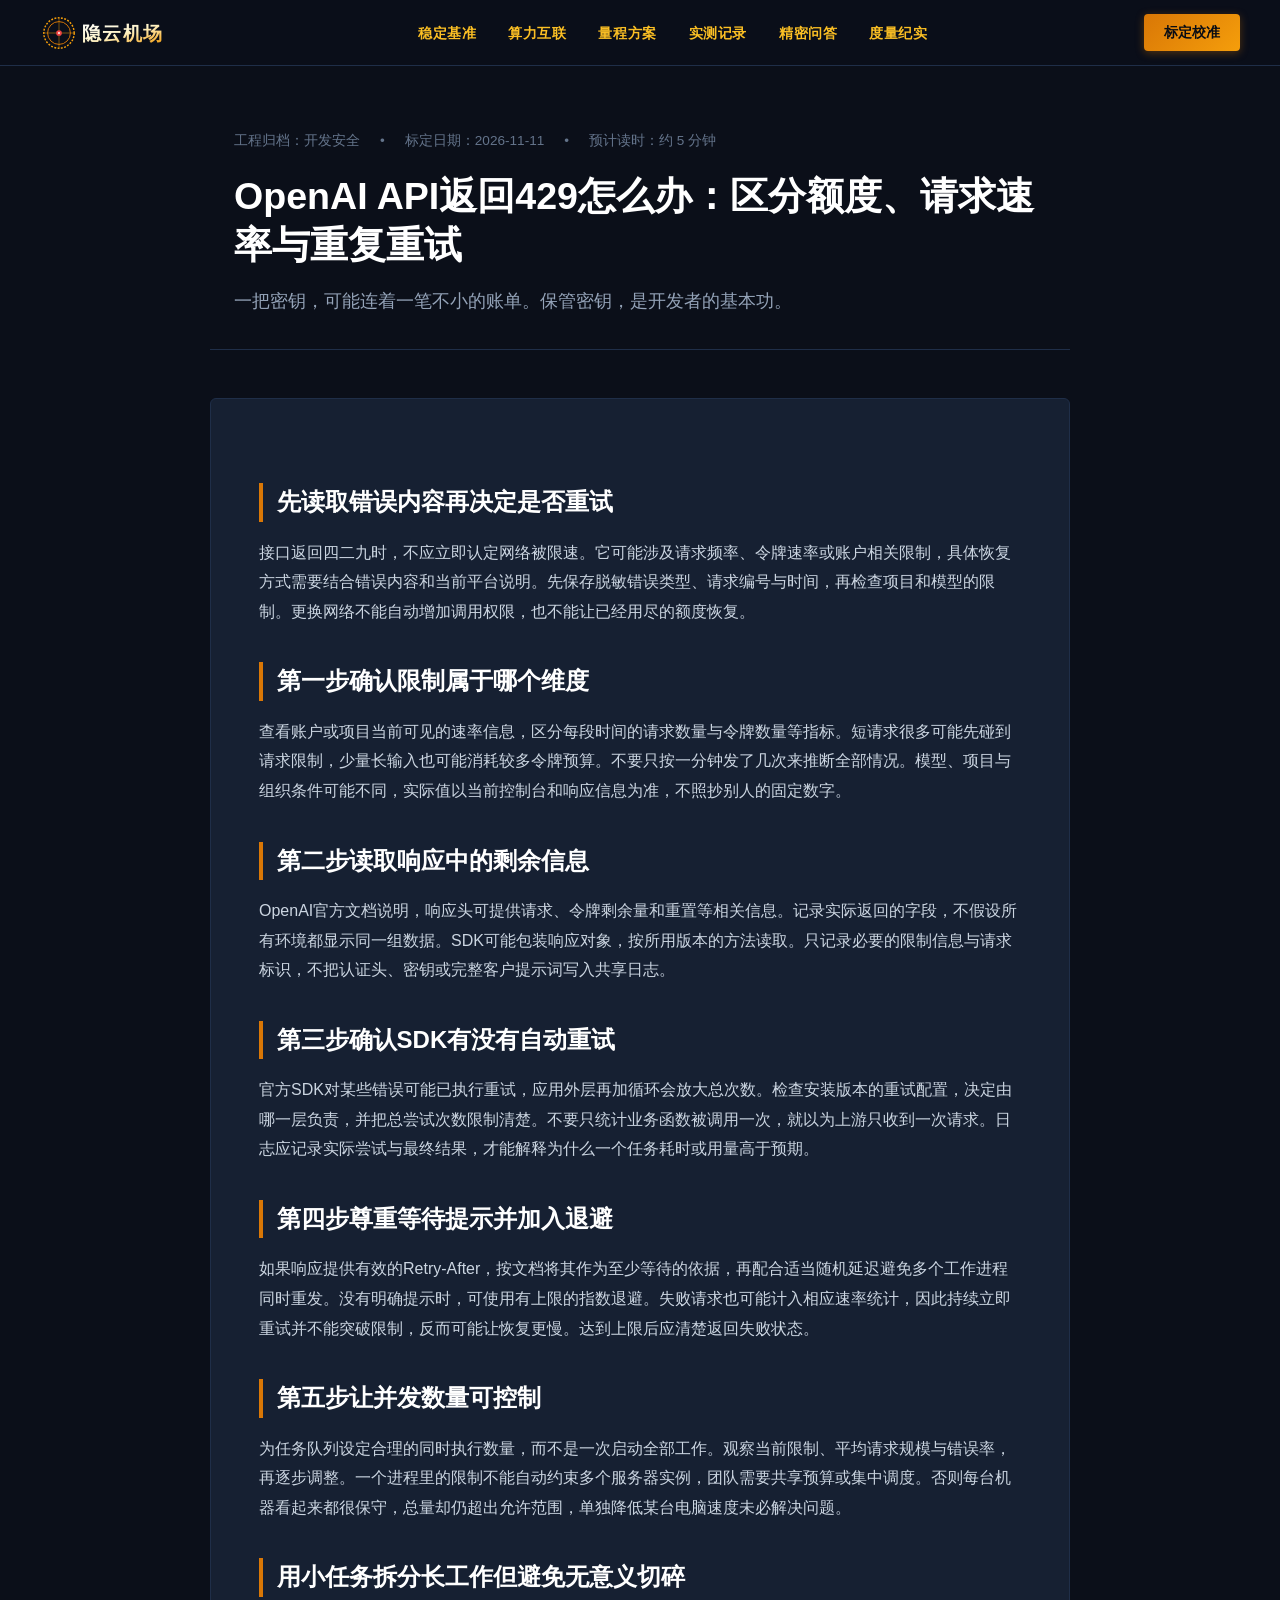
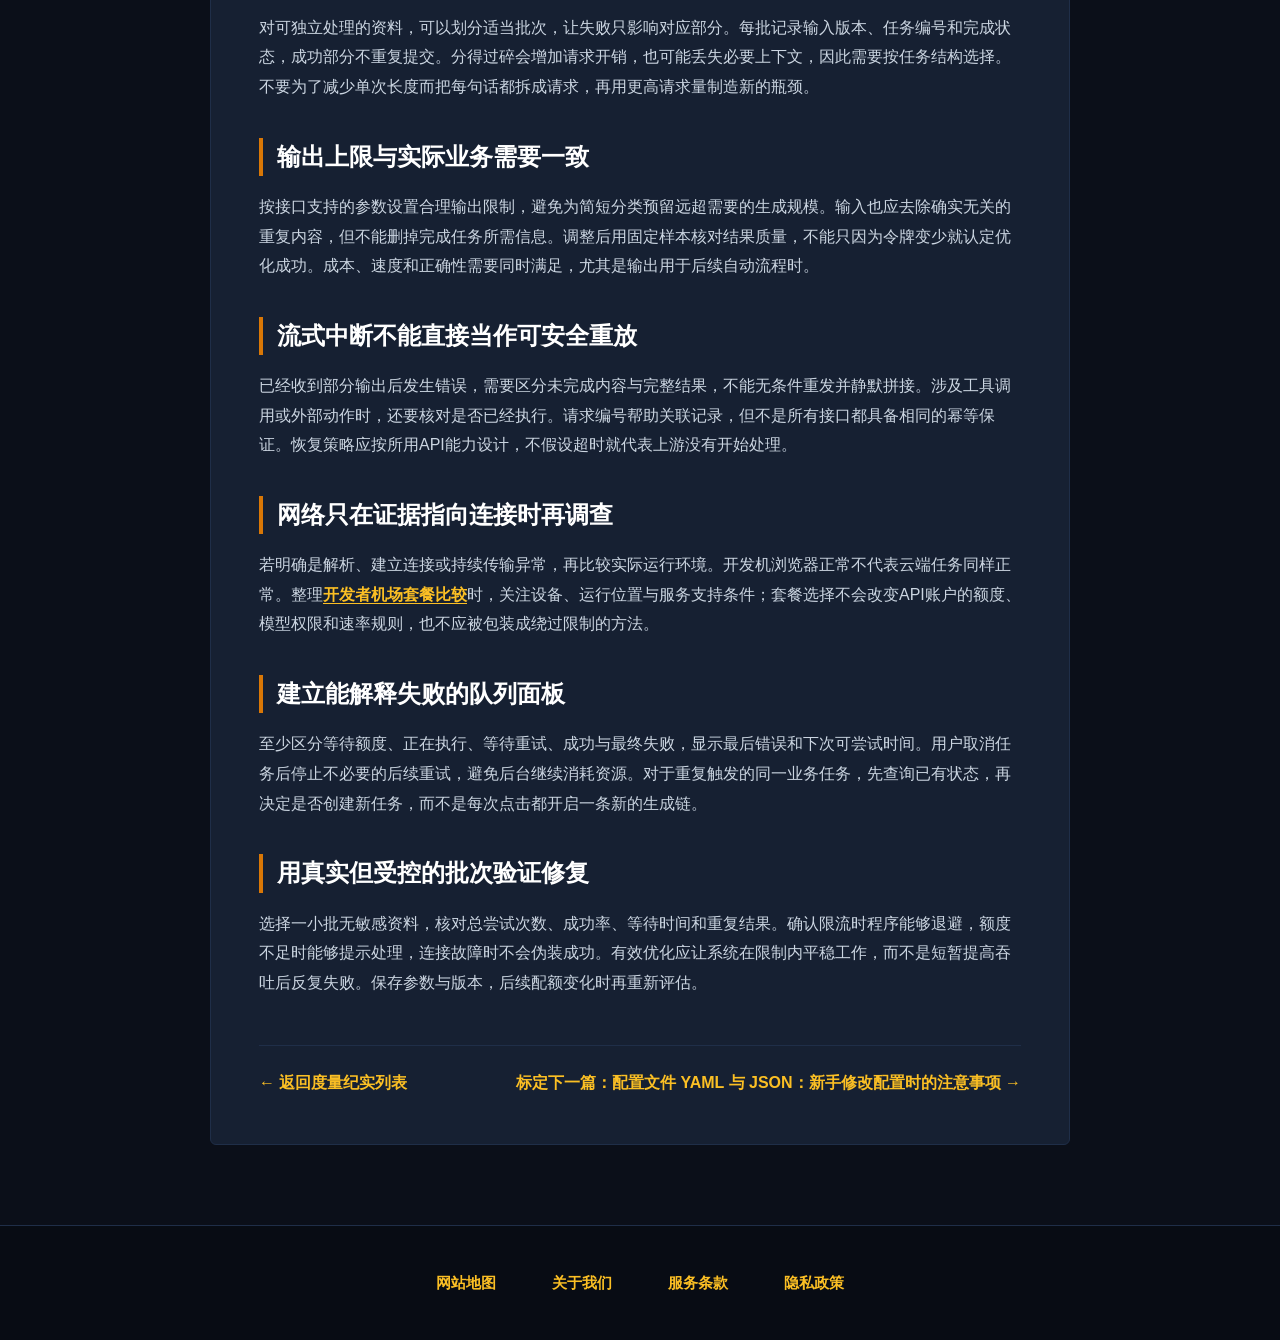
<file: openai-api-rate-limit-optimization.html>
<!DOCTYPE html>

<html lang="zh-CN">
<head>
<meta charset="utf-8"/>
<meta content="width=device-width, initial-scale=1.0" name="viewport"/>
<title>OpenAI API返回429怎么办：区分额度、请求速率与重复重试</title>
<meta content="OpenAI API返回429怎么办：区分额度、请求速率与重复重试，包含操作次序、结果判读与适用条件，帮助读者把实际任务和连接问题分开验证。" name="description"/>
<link href="style.css" rel="stylesheet"/>
</head>
<body>
<header class="chronometer-masthead">
<div class="masthead-inner">
<a aria-label="隐云机场首页" class="brand-dial" href="index.html">
<svg fill="none" viewbox="0 0 170 40" xmlns="http://www.w3.org/2000/svg">
<defs>
<lineargradient id="goldDial" x1="0%" x2="100%" y1="0%" y2="100%">
<stop offset="0%" stop-color="#ffffff"></stop>
<stop offset="50%" stop-color="#fef3c7"></stop>
<stop offset="100%" stop-color="#f59e0b"></stop>
</lineargradient>
</defs>
<circle cx="20" cy="20" r="16" stroke="#f59e0b" stroke-dasharray="2 1.5" stroke-width="1.5"></circle>
<circle cx="20" cy="20" r="12" stroke="#d97706" stroke-width="1"></circle>
<line stroke="#f59e0b" stroke-opacity="0.5" stroke-width="1" x1="20" x2="20" y1="4" y2="36"></line>
<line stroke="#f59e0b" stroke-opacity="0.5" stroke-width="1" x1="4" x2="36" y1="20" y2="20"></line>
<circle cx="20" cy="20" fill="#ef4444" r="3"></circle>
<circle cx="20" cy="20" fill="#ffffff" r="1"></circle>
<text fill="url(#goldDial)" font-family="-apple-system, BlinkMacSystemFont, sans-serif" font-size="20" font-weight="900" letter-spacing="1.5" x="44" y="27">隐云机场</text>
</svg>
</a>
<ul class="dial-nav-links">
<li><a href="index.html#stability">稳定基准</a></li>
<li><a href="index.html#interconnect">算力互联</a></li>
<li><a href="index.html#pricing">量程方案</a></li>
<li><a href="index.html#logs">实测记录</a></li>
<li><a href="index.html#faq">精密问答</a></li>
<li><a href="precision-chronicles.html" style="color:#fbbf24;">度量纪实</a></li>
</ul>
<div class="header-actions">
<a class="btn-calibrate-top" href="https://ww012.twilightaff.com/#/?code=A56DH1Af" rel="nofollow" target="_blank">标定校准</a>
<button aria-expanded="false" aria-label="切换导航菜单" class="nav-toggle">
<span class="bar"></span>
<span class="bar"></span>
<span class="bar"></span>
</button>
</div>
</div>
</header>
<div class="article-header">
<div class="container">
<div class="article-meta-bar">
<span>工程归档：开发安全</span>
<span>•</span>
<span>标定日期：2026-11-11</span>
<span>•</span>
<span>预计读时：约 5 分钟</span>
</div>
<h1 class="article-h1-title">OpenAI API返回429怎么办：区分额度、请求速率与重复重试</h1>
<p class="article-lead-p">
 一把密钥，可能连着一笔不小的账单。保管密钥，是开发者的基本功。
 </p>
</div>
</div>
<main class="container">
<div class="article-body-wrapper">
<article class="article-rich-content"><div data-swc-article-body="2026-11-16"><h2>先读取错误内容再决定是否重试</h2>
<p>接口返回四二九时，不应立即认定网络被限速。它可能涉及请求频率、令牌速率或账户相关限制，具体恢复方式需要结合错误内容和当前平台说明。先保存脱敏错误类型、请求编号与时间，再检查项目和模型的限制。更换网络不能自动增加调用权限，也不能让已经用尽的额度恢复。</p>
<h2>第一步确认限制属于哪个维度</h2>
<p>查看账户或项目当前可见的速率信息，区分每段时间的请求数量与令牌数量等指标。短请求很多可能先碰到请求限制，少量长输入也可能消耗较多令牌预算。不要只按一分钟发了几次来推断全部情况。模型、项目与组织条件可能不同，实际值以当前控制台和响应信息为准，不照抄别人的固定数字。</p>
<h2>第二步读取响应中的剩余信息</h2>
<p>OpenAI官方文档说明，响应头可提供请求、令牌剩余量和重置等相关信息。记录实际返回的字段，不假设所有环境都显示同一组数据。SDK可能包装响应对象，按所用版本的方法读取。只记录必要的限制信息与请求标识，不把认证头、密钥或完整客户提示词写入共享日志。</p>
<h2>第三步确认SDK有没有自动重试</h2>
<p>官方SDK对某些错误可能已执行重试，应用外层再加循环会放大总次数。检查安装版本的重试配置，决定由哪一层负责，并把总尝试次数限制清楚。不要只统计业务函数被调用一次，就以为上游只收到一次请求。日志应记录实际尝试与最终结果，才能解释为什么一个任务耗时或用量高于预期。</p>
<h2>第四步尊重等待提示并加入退避</h2>
<p>如果响应提供有效的Retry-After，按文档将其作为至少等待的依据，再配合适当随机延迟避免多个工作进程同时重发。没有明确提示时，可使用有上限的指数退避。失败请求也可能计入相应速率统计，因此持续立即重试并不能突破限制，反而可能让恢复更慢。达到上限后应清楚返回失败状态。</p>
<h2>第五步让并发数量可控制</h2>
<p>为任务队列设定合理的同时执行数量，而不是一次启动全部工作。观察当前限制、平均请求规模与错误率，再逐步调整。一个进程里的限制不能自动约束多个服务器实例，团队需要共享预算或集中调度。否则每台机器看起来都很保守，总量却仍超出允许范围，单独降低某台电脑速度未必解决问题。</p>
<h2>用小任务拆分长工作但避免无意义切碎</h2>
<p>对可独立处理的资料，可以划分适当批次，让失败只影响对应部分。每批记录输入版本、任务编号和完成状态，成功部分不重复提交。分得过碎会增加请求开销，也可能丢失必要上下文，因此需要按任务结构选择。不要为了减少单次长度而把每句话都拆成请求，再用更高请求量制造新的瓶颈。</p>
<h2>输出上限与实际业务需要一致</h2>
<p>按接口支持的参数设置合理输出限制，避免为简短分类预留远超需要的生成规模。输入也应去除确实无关的重复内容，但不能删掉完成任务所需信息。调整后用固定样本核对结果质量，不能只因为令牌变少就认定优化成功。成本、速度和正确性需要同时满足，尤其是输出用于后续自动流程时。</p>
<h2>流式中断不能直接当作可安全重放</h2>
<p>已经收到部分输出后发生错误，需要区分未完成内容与完整结果，不能无条件重发并静默拼接。涉及工具调用或外部动作时，还要核对是否已经执行。请求编号帮助关联记录，但不是所有接口都具备相同的幂等保证。恢复策略应按所用API能力设计，不假设超时就代表上游没有开始处理。</p>
<h2>网络只在证据指向连接时再调查</h2>
<p>若明确是解析、建立连接或持续传输异常，再比较实际运行环境。开发机浏览器正常不代表云端任务同样正常。整理<a href="https://dajichang.mom/">开发者机场套餐比较</a>时，关注设备、运行位置与服务支持条件；套餐选择不会改变API账户的额度、模型权限和速率规则，也不应被包装成绕过限制的方法。</p>
<h2>建立能解释失败的队列面板</h2>
<p>至少区分等待额度、正在执行、等待重试、成功与最终失败，显示最后错误和下次可尝试时间。用户取消任务后停止不必要的后续重试，避免后台继续消耗资源。对于重复触发的同一业务任务，先查询已有状态，再决定是否创建新任务，而不是每次点击都开启一条新的生成链。</p>
<h2>用真实但受控的批次验证修复</h2>
<p>选择一小批无敏感资料，核对总尝试次数、成功率、等待时间和重复结果。确认限流时程序能够退避，额度不足时能够提示处理，连接故障时不会伪装成功。有效优化应让系统在限制内平稳工作，而不是短暂提高吞吐后反复失败。保存参数与版本，后续配额变化时再重新评估。</p></div></article>
<div class="post-back-bar">
<a href="precision-chronicles.html" style="text-decoration:none;font-weight:700;">← 返回度量纪实列表</a>
<a href="singbox-advanced-route-protocols.html" style="text-decoration:none;font-weight:700;">标定下一篇：配置文件 YAML 与 JSON：新手修改配置时的注意事项 →</a>
</div>
</div>
</main>
<footer class="dial-base">
<div class="container">
<ul class="dial-base-nav">
<li><a href="sitemap.html">网站地图</a></li>
<li><a href="about.html">关于我们</a></li>
<li><a href="terms.html">服务条款</a></li>
<li><a href="privacy.html">隐私政策</a></li>
</ul>
</div>
</footer>
<script defer="" src="nav.js"></script>
</body>
</html>
</file>
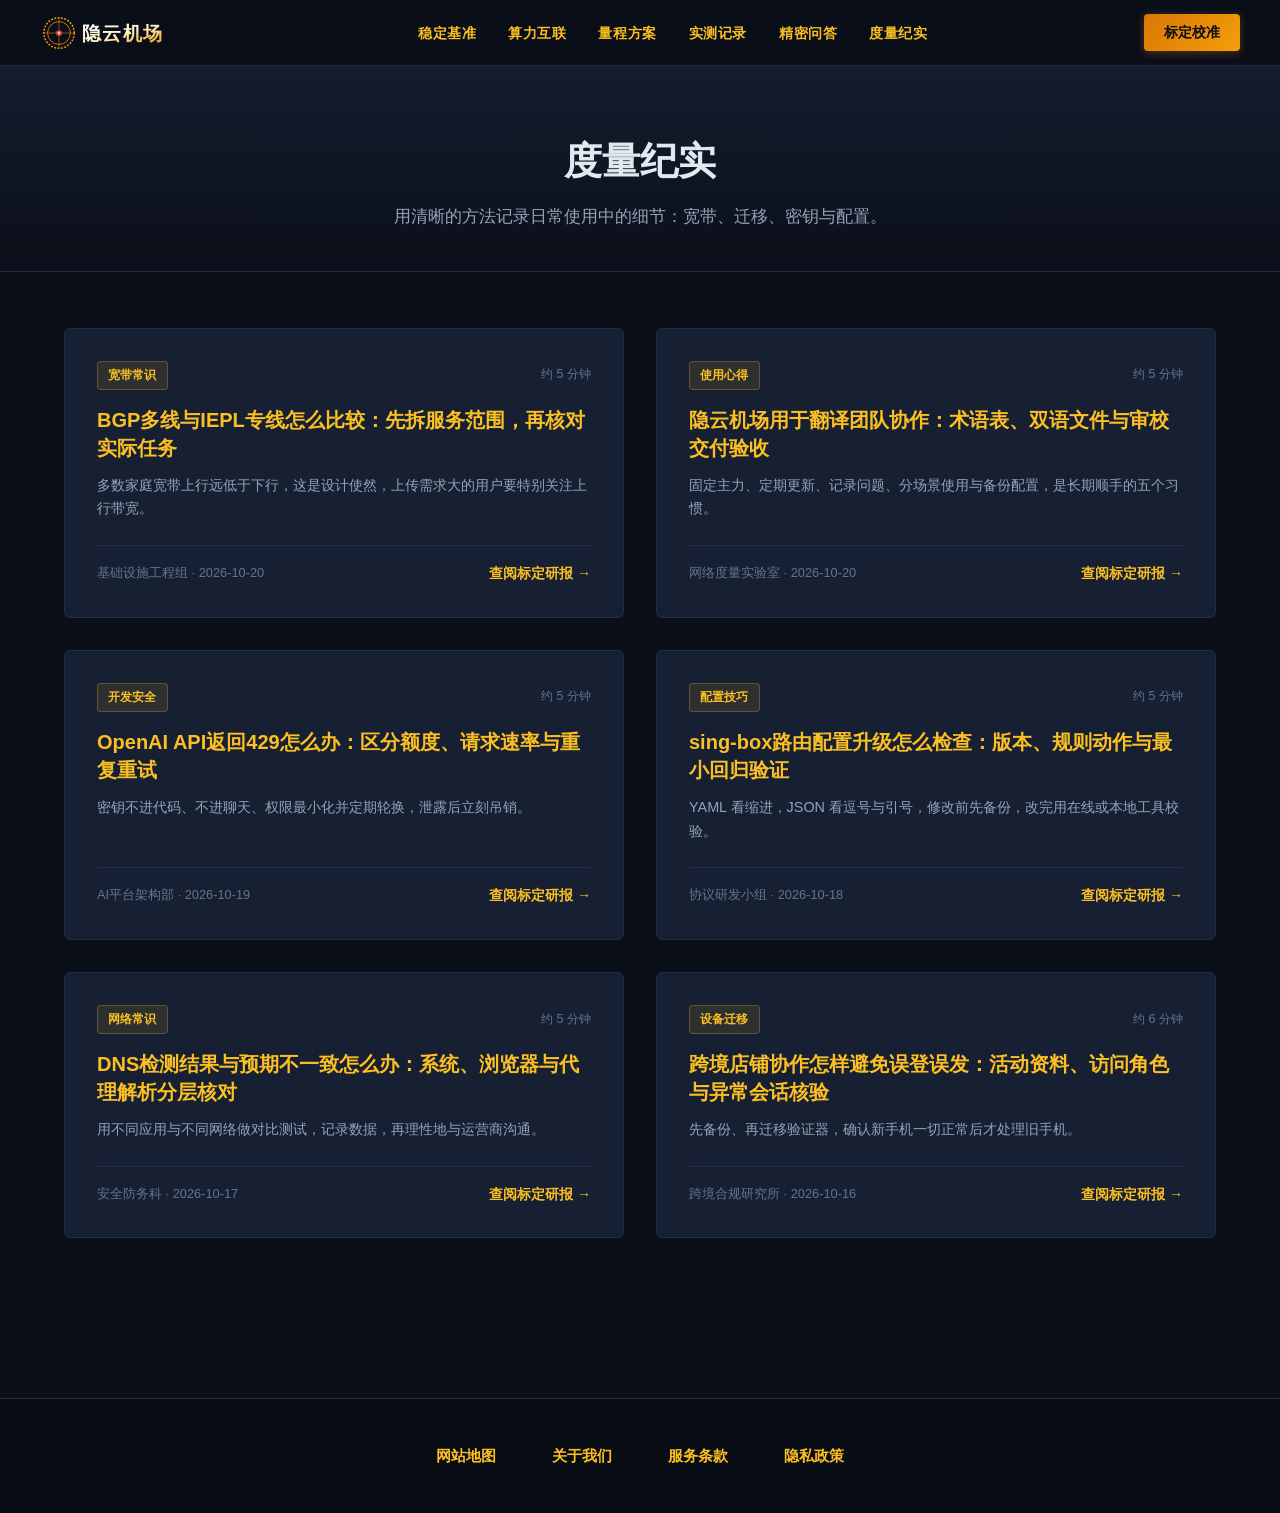
<file: precision-chronicles.html>
<!DOCTYPE html>

<html lang="zh-CN">
<head>
<meta charset="utf-8"/>
<meta content="width=device-width, initial-scale=1.0" name="viewport"/>
<title>度量纪实：宽带、迁移与配置实用指南 - 隐云机场</title>
<meta content="隐云机场度量纪实：宽带上下行差异、换手机迁移清单、运营商限速判断、使用心得、API 密钥保管与配置文件格式。" name="description"/>
<link href="style.css" rel="stylesheet"/>
</head>
<body>
<!-- 顶部经纬表头导航 -->
<header class="chronometer-masthead">
<div class="masthead-inner">
<a aria-label="隐云机场首页" class="brand-dial" href="index.html">
<svg fill="none" viewbox="0 0 170 40" xmlns="http://www.w3.org/2000/svg">
<defs>
<lineargradient id="goldDial" x1="0%" x2="100%" y1="0%" y2="100%">
<stop offset="0%" stop-color="#ffffff"></stop>
<stop offset="50%" stop-color="#fef3c7"></stop>
<stop offset="100%" stop-color="#f59e0b"></stop>
</lineargradient>
</defs>
<circle cx="20" cy="20" r="16" stroke="#f59e0b" stroke-dasharray="2 1.5" stroke-width="1.5"></circle>
<circle cx="20" cy="20" r="12" stroke="#d97706" stroke-width="1"></circle>
<line stroke="#f59e0b" stroke-opacity="0.5" stroke-width="1" x1="20" x2="20" y1="4" y2="36"></line>
<line stroke="#f59e0b" stroke-opacity="0.5" stroke-width="1" x1="4" x2="36" y1="20" y2="20"></line>
<circle cx="20" cy="20" fill="#ef4444" r="3"></circle>
<circle cx="20" cy="20" fill="#ffffff" r="1"></circle>
<text fill="url(#goldDial)" font-family="-apple-system, BlinkMacSystemFont, sans-serif" font-size="20" font-weight="900" letter-spacing="1.5" x="44" y="27">隐云机场</text>
</svg>
</a>
<ul class="dial-nav-links">
<li><a href="index.html#stability">稳定基准</a></li>
<li><a href="index.html#interconnect">算力互联</a></li>
<li><a href="index.html#pricing">量程方案</a></li>
<li><a href="index.html#logs">实测记录</a></li>
<li><a href="index.html#faq">精密问答</a></li>
<li><a href="precision-chronicles.html" style="color:#fbbf24;">度量纪实</a></li>
</ul>
<div class="header-actions">
<a class="btn-calibrate-top" href="https://ww012.twilightaff.com/#/?code=A56DH1Af" rel="nofollow" target="_blank">标定校准</a>
<button aria-expanded="false" aria-label="切换导航菜单" class="nav-toggle">
<span class="bar"></span>
<span class="bar"></span>
<span class="bar"></span>
</button>
</div>
</div>
</header>
<div class="news-hub-hero">
<div class="container">
<h1 class="news-hub-title">度量纪实</h1>
<p class="news-hub-desc">用清晰的方法记录日常使用中的细节：宽带、迁移、密钥与配置。</p>
</div>
</div>
<main class="container">
<div class="articles-grid">
<!-- 文章 1 -->
<article class="article-card">
<div>
<div class="card-badge-row">
<span class="article-cat-tag">宽带常识</span>
<span class="article-read-time">约 5 分钟</span>
</div>
<h2 class="article-card-title">
<a href="bgp-iepl-technical-comparison.html">BGP多线与IEPL专线怎么比较：先拆服务范围，再核对实际任务</a>
</h2>
<p class="article-card-excerpt">
 多数家庭宽带上行远低于下行，这是设计使然，上传需求大的用户要特别关注上行带宽。
 </p>
</div>
<div class="article-card-footer">
<span class="article-author-info">基础设施工程组 · 2026-10-20</span>
<a class="article-read-more" href="bgp-iepl-technical-comparison.html">查阅标定研报 →</a>
</div>
</article>
<!-- 文章 2 (品牌核心文章) -->
<article class="article-card">
<div>
<div class="card-badge-row">
<span class="article-cat-tag">使用心得</span>
<span class="article-read-time">约 5 分钟</span>
</div>
<h2 class="article-card-title">
<a href="enterprise-infrastructure-yinyun.html">隐云机场用于翻译团队协作：术语表、双语文件与审校交付验收</a>
</h2>
<p class="article-card-excerpt">
 固定主力、定期更新、记录问题、分场景使用与备份配置，是长期顺手的五个习惯。
 </p>
</div>
<div class="article-card-footer">
<span class="article-author-info">网络度量实验室 · 2026-10-20</span>
<a class="article-read-more" href="enterprise-infrastructure-yinyun.html">查阅标定研报 →</a>
</div>
</article>
<!-- 文章 3 -->
<article class="article-card">
<div>
<div class="card-badge-row">
<span class="article-cat-tag">开发安全</span>
<span class="article-read-time">约 5 分钟</span>
</div>
<h2 class="article-card-title">
<a href="openai-api-rate-limit-optimization.html">OpenAI API返回429怎么办：区分额度、请求速率与重复重试</a>
</h2>
<p class="article-card-excerpt">
 密钥不进代码、不进聊天、权限最小化并定期轮换，泄露后立刻吊销。
 </p>
</div>
<div class="article-card-footer">
<span class="article-author-info">AI平台架构部 · 2026-10-19</span>
<a class="article-read-more" href="openai-api-rate-limit-optimization.html">查阅标定研报 →</a>
</div>
</article>
<!-- 文章 4 -->
<article class="article-card">
<div>
<div class="card-badge-row">
<span class="article-cat-tag">配置技巧</span>
<span class="article-read-time">约 5 分钟</span>
</div>
<h2 class="article-card-title">
<a href="singbox-advanced-route-protocols.html">sing-box路由配置升级怎么检查：版本、规则动作与最小回归验证</a>
</h2>
<p class="article-card-excerpt">
 YAML 看缩进，JSON 看逗号与引号，修改前先备份，改完用在线或本地工具校验。
 </p>
</div>
<div class="article-card-footer">
<span class="article-author-info">协议研发小组 · 2026-10-18</span>
<a class="article-read-more" href="singbox-advanced-route-protocols.html">查阅标定研报 →</a>
</div>
</article>
<!-- 文章 5 -->
<article class="article-card">
<div>
<div class="card-badge-row">
<span class="article-cat-tag">网络常识</span>
<span class="article-read-time">约 5 分钟</span>
</div>
<h2 class="article-card-title">
<a href="dns-leak-prevention-mechanisms.html">DNS检测结果与预期不一致怎么办：系统、浏览器与代理解析分层核对</a>
</h2>
<p class="article-card-excerpt">
 用不同应用与不同网络做对比测试，记录数据，再理性地与运营商沟通。
 </p>
</div>
<div class="article-card-footer">
<span class="article-author-info">安全防务科 · 2026-10-17</span>
<a class="article-read-more" href="dns-leak-prevention-mechanisms.html">查阅标定研报 →</a>
</div>
</article>
<!-- 文章 6 -->
<article class="article-card">
<div>
<div class="card-badge-row">
<span class="article-cat-tag">设备迁移</span>
<span class="article-read-time">约 6 分钟</span>
</div>
<h2 class="article-card-title">
<a href="cross-border-ecommerce-store-safety.html">跨境店铺协作怎样避免误登误发：活动资料、访问角色与异常会话核验</a>
</h2>
<p class="article-card-excerpt">
 先备份、再迁移验证器，确认新手机一切正常后才处理旧手机。
 </p>
</div>
<div class="article-card-footer">
<span class="article-author-info">跨境合规研究所 · 2026-10-16</span>
<a class="article-read-more" href="cross-border-ecommerce-store-safety.html">查阅标定研报 →</a>
</div>
</article>
</div>
</main>
<footer class="dial-base">
<div class="container">
<ul class="dial-base-nav">
<li><a href="sitemap.html">网站地图</a></li>
<li><a href="about.html">关于我们</a></li>
<li><a href="terms.html">服务条款</a></li>
<li><a href="privacy.html">隐私政策</a></li>
</ul>
</div>
</footer>
<script defer="" src="nav.js"></script>
</body>
</html>
</file>
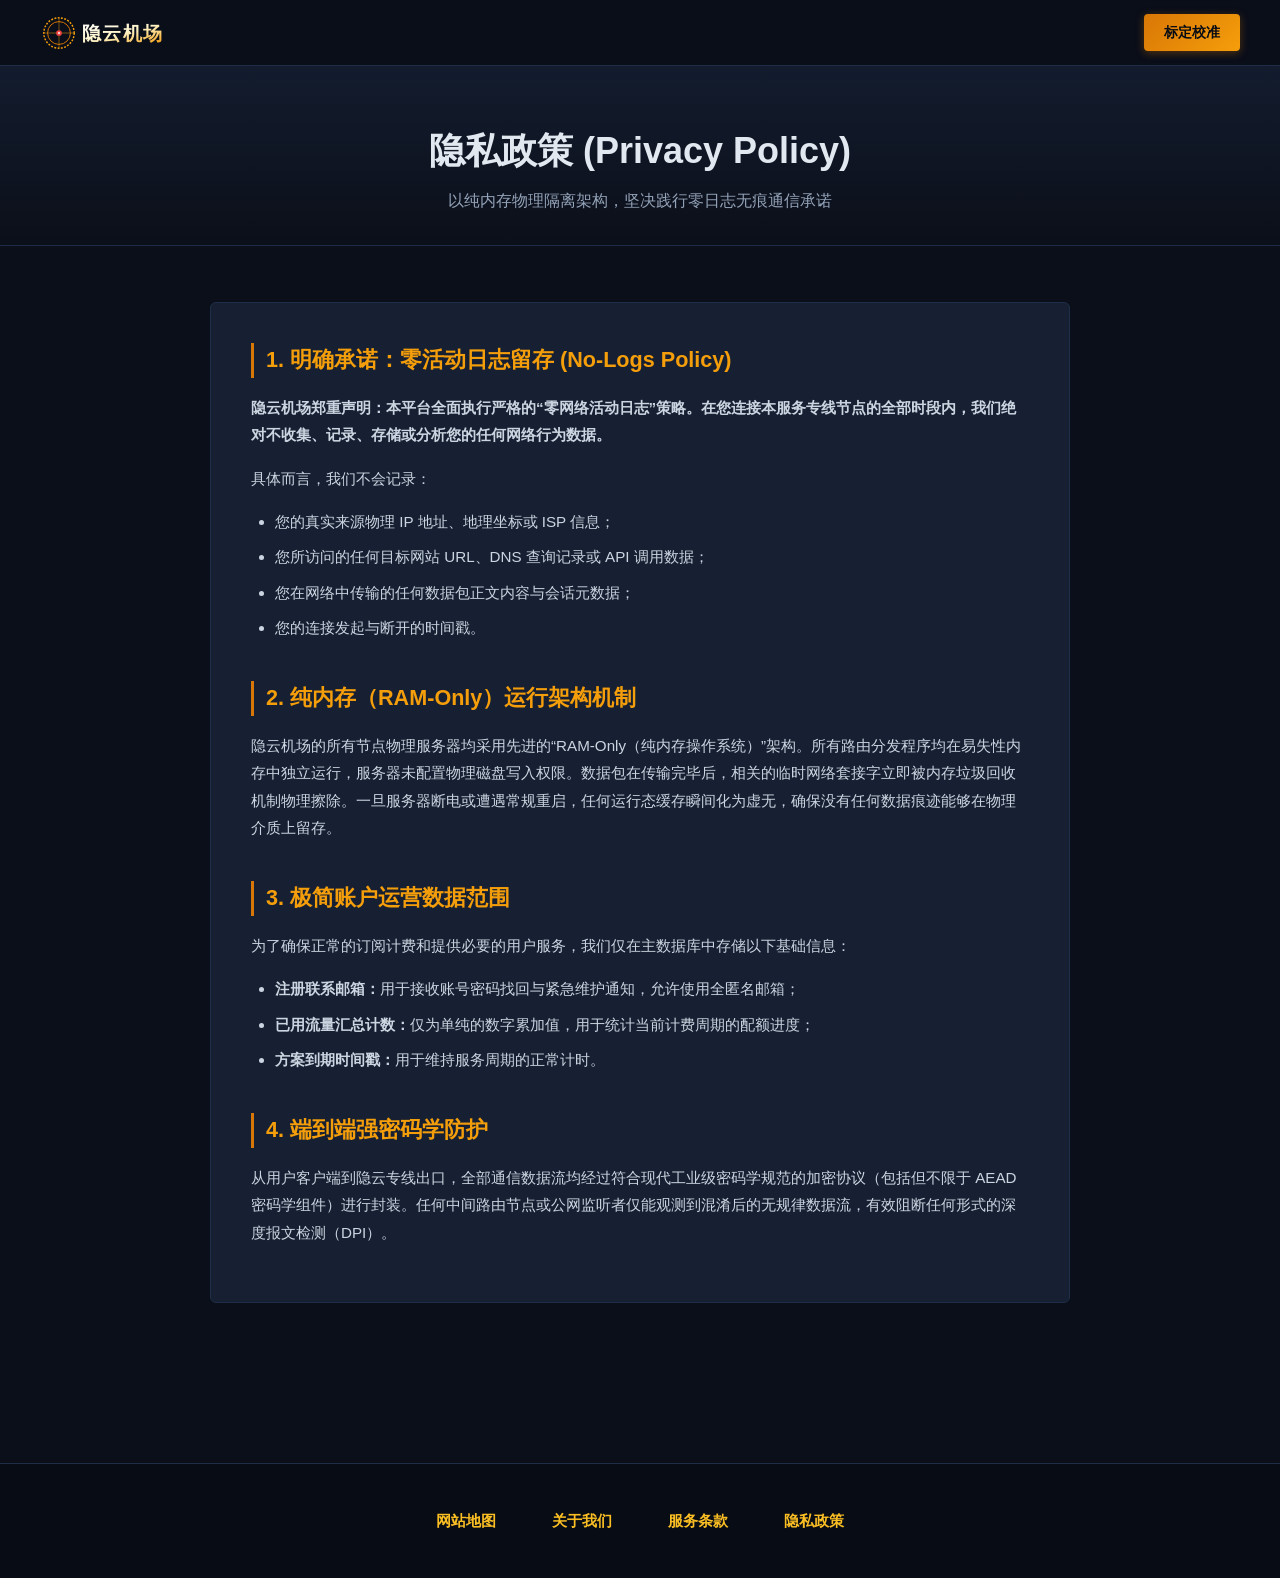
<file: privacy.html>
<!DOCTYPE html>
<html lang="zh-CN">
<head>
  <meta charset="UTF-8">
  <meta name="viewport" content="width=device-width, initial-scale=1.0">
  <title>隐私政策 - 隐云机场</title>
  <meta name="description" content="隐云机场严格的无日志隐私政策，明确声明不保留任何用户网络活动、访问日志及真实IP。">
  <link rel="stylesheet" href="style.css">
</head>
<body>
  <header class="chronometer-masthead">
    <div class="masthead-inner">
      <a href="index.html" class="brand-dial" aria-label="隐云机场首页">
        <svg viewBox="0 0 170 40" fill="none" xmlns="http://www.w3.org/2000/svg">
          <defs>
            <linearGradient id="goldDial" x1="0%" y1="0%" x2="100%" y2="100%">
              <stop offset="0%" stop-color="#ffffff" />
              <stop offset="50%" stop-color="#fef3c7" />
              <stop offset="100%" stop-color="#f59e0b" />
            </linearGradient>
          </defs>
          <circle cx="20" cy="20" r="16" stroke="#f59e0b" stroke-width="1.5" stroke-dasharray="2 1.5" />
          <circle cx="20" cy="20" r="12" stroke="#d97706" stroke-width="1" />
          <line x1="20" y1="4" x2="20" y2="36" stroke="#f59e0b" stroke-width="1" stroke-opacity="0.5" />
          <line x1="4" y1="20" x2="36" y2="20" stroke="#f59e0b" stroke-width="1" stroke-opacity="0.5" />
          <circle cx="20" cy="20" r="3" fill="#ef4444" />
          <circle cx="20" cy="20" r="1" fill="#ffffff" />
          <text x="44" y="27" font-family="-apple-system, BlinkMacSystemFont, sans-serif" font-size="20" font-weight="900" fill="url(#goldDial)" letter-spacing="1.5">隐云机场</text>
        </svg>
      </a>
      <a href="https://ww012.twilightaff.com/#/?code=A56DH1Af" target="_blank" rel="nofollow" class="btn-calibrate-top">标定校准</a>
    </div>
  </header>

  <div class="subpage-gauge-hero">
    <div class="container">
      <h1 class="subpage-gauge-title">隐私政策 (Privacy Policy)</h1>
      <p class="subpage-gauge-desc">以纯内存物理隔离架构，坚决践行零日志无痕通信承诺</p>
    </div>
  </div>

  <main class="subpage-gauge-body">
    <div class="container">
      <article class="gauge-article">
        <section class="gauge-doc-unit">
          <h2 class="gauge-doc-title">1. 明确承诺：零活动日志留存 (No-Logs Policy)</h2>
          <p class="gauge-doc-p">
            <strong>隐云机场郑重声明：本平台全面执行严格的“零网络活动日志”策略。在您连接本服务专线节点的全部时段内，我们绝对不收集、记录、存储或分析您的任何网络行为数据。</strong>
          </p>
          <p class="gauge-doc-p">具体而言，我们不会记录：</p>
          <ul class="gauge-doc-list">
            <li>您的真实来源物理 IP 地址、地理坐标或 ISP 信息；</li>
            <li>您所访问的任何目标网站 URL、DNS 查询记录或 API 调用数据；</li>
            <li>您在网络中传输的任何数据包正文内容与会话元数据；</li>
            <li>您的连接发起与断开的时间戳。</li>
          </ul>
        </section>

        <section class="gauge-doc-unit">
          <h2 class="gauge-doc-title">2. 纯内存（RAM-Only）运行架构机制</h2>
          <p class="gauge-doc-p">
            隐云机场的所有节点物理服务器均采用先进的“RAM-Only（纯内存操作系统）”架构。所有路由分发程序均在易失性内存中独立运行，服务器未配置物理磁盘写入权限。数据包在传输完毕后，相关的临时网络套接字立即被内存垃圾回收机制物理擦除。一旦服务器断电或遭遇常规重启，任何运行态缓存瞬间化为虚无，确保没有任何数据痕迹能够在物理介质上留存。
          </p>
        </section>

        <section class="gauge-doc-unit">
          <h2 class="gauge-doc-title">3. 极简账户运营数据范围</h2>
          <p class="gauge-doc-p">
            为了确保正常的订阅计费和提供必要的用户服务，我们仅在主数据库中存储以下基础信息：
          </p>
          <ul class="gauge-doc-list">
            <li><strong>注册联系邮箱：</strong>用于接收账号密码找回与紧急维护通知，允许使用全匿名邮箱；</li>
            <li><strong>已用流量汇总计数：</strong>仅为单纯的数字累加值，用于统计当前计费周期的配额进度；</li>
            <li><strong>方案到期时间戳：</strong>用于维持服务周期的正常计时。</li>
          </ul>
        </section>

        <section class="gauge-doc-unit">
          <h2 class="gauge-doc-title">4. 端到端强密码学防护</h2>
          <p class="gauge-doc-p">
            从用户客户端到隐云专线出口，全部通信数据流均经过符合现代工业级密码学规范的加密协议（包括但不限于 AEAD 密码学组件）进行封装。任何中间路由节点或公网监听者仅能观测到混淆后的无规律数据流，有效阻断任何形式的深度报文检测（DPI）。
          </p>
        </section>
      </article>
    </div>
  </main>

  <footer class="dial-base">
    <div class="container">
      <ul class="dial-base-nav">
        <li><a href="sitemap.html">网站地图</a></li>
        <li><a href="about.html">关于我们</a></li>
        <li><a href="terms.html">服务条款</a></li>
        <li><a href="privacy.html">隐私政策</a></li>
      </ul>
    </div>
  </footer>
</body>
</html>
</file>
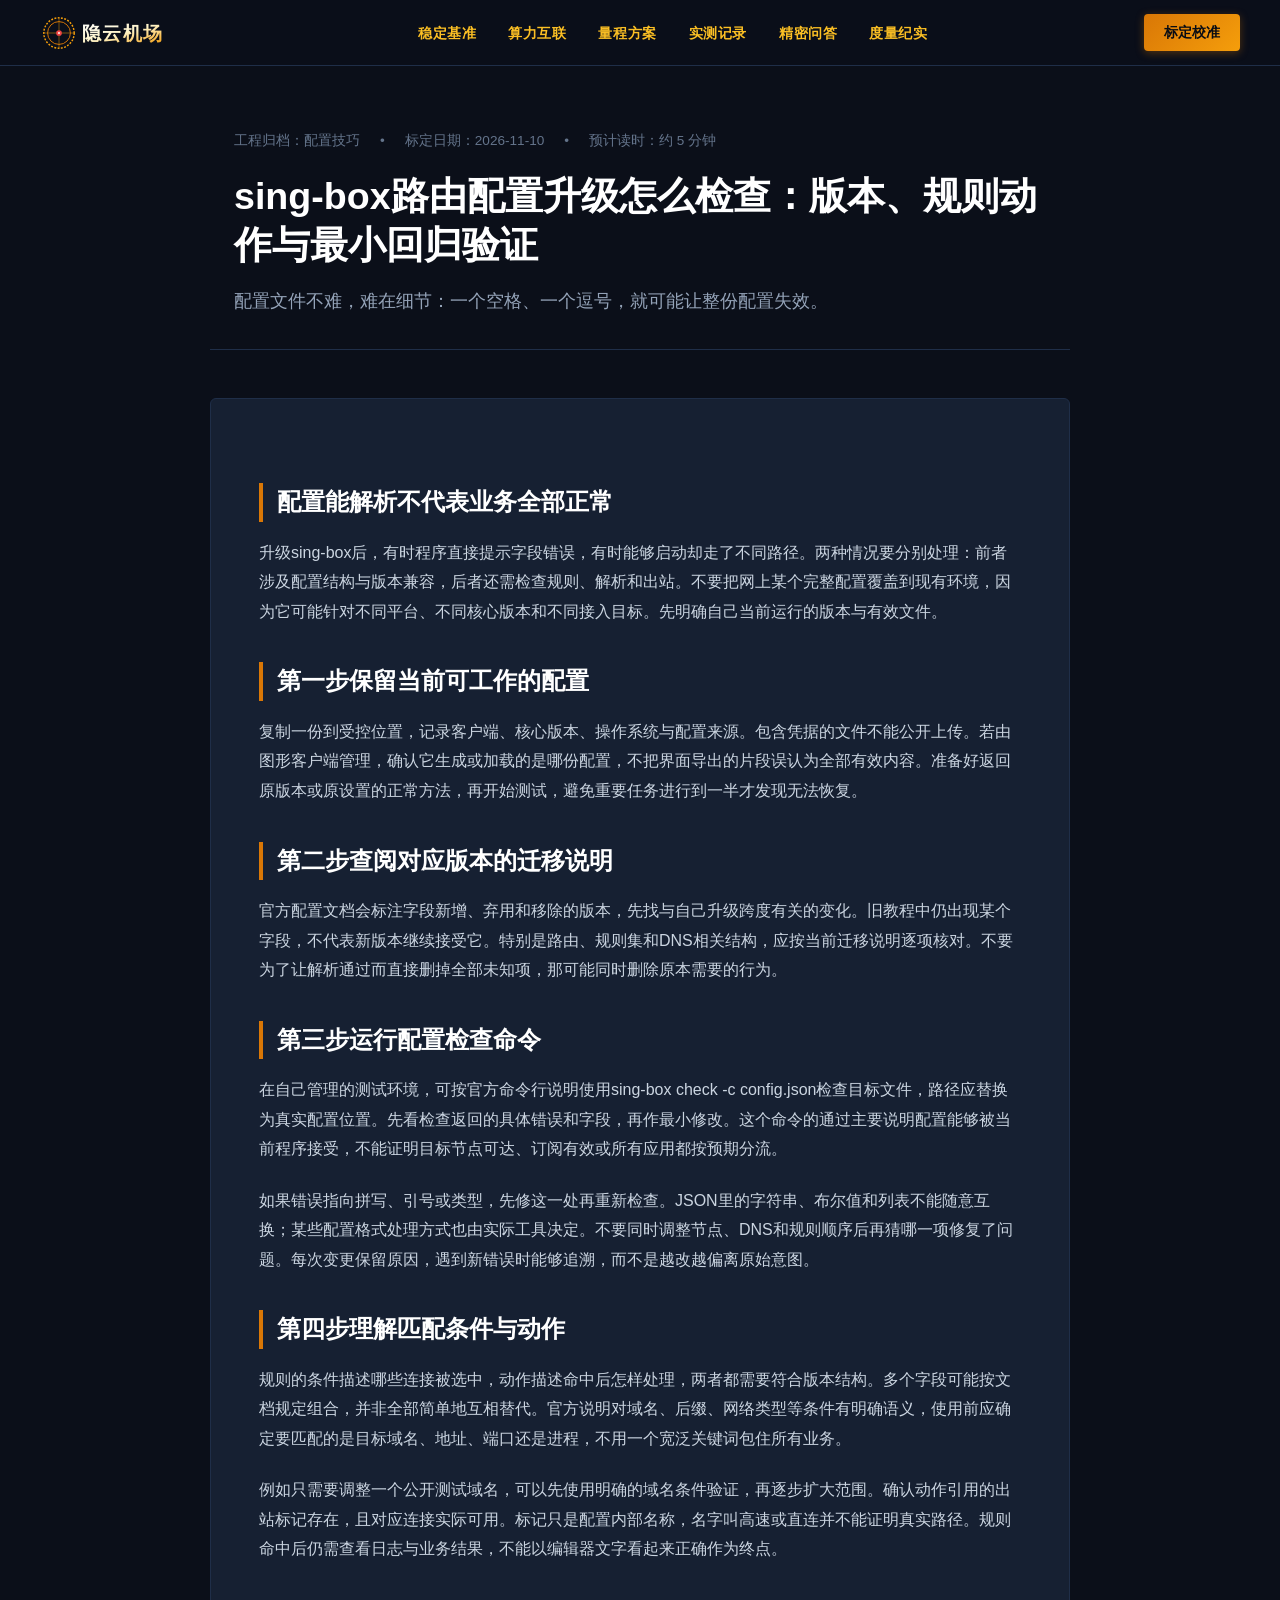
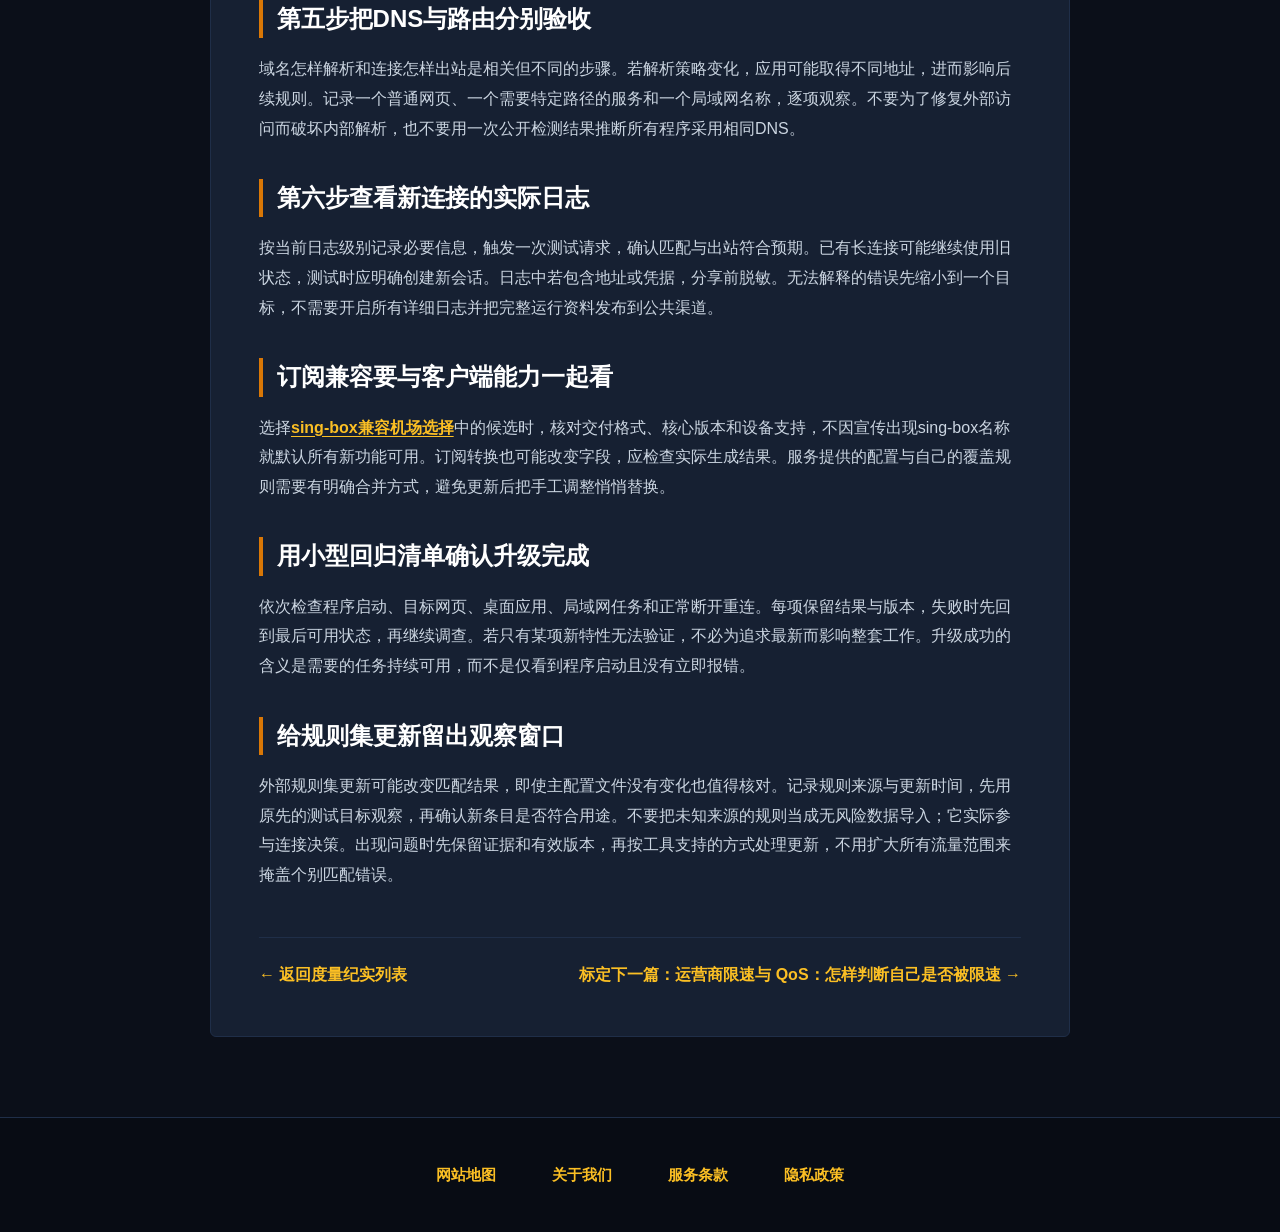
<file: singbox-advanced-route-protocols.html>
<!DOCTYPE html>

<html lang="zh-CN">
<head>
<meta charset="utf-8"/>
<meta content="width=device-width, initial-scale=1.0" name="viewport"/>
<title>sing-box路由配置升级怎么检查：版本、规则动作与最小回归验证</title>
<meta content="sing-box路由配置升级怎么检查：版本、规则动作与最小回归验证，包含操作次序、结果判读与适用条件，帮助读者把实际任务和连接问题分开验证。" name="description"/>
<link href="style.css" rel="stylesheet"/>
</head>
<body>
<header class="chronometer-masthead">
<div class="masthead-inner">
<a aria-label="隐云机场首页" class="brand-dial" href="index.html">
<svg fill="none" viewbox="0 0 170 40" xmlns="http://www.w3.org/2000/svg">
<defs>
<lineargradient id="goldDial" x1="0%" x2="100%" y1="0%" y2="100%">
<stop offset="0%" stop-color="#ffffff"></stop>
<stop offset="50%" stop-color="#fef3c7"></stop>
<stop offset="100%" stop-color="#f59e0b"></stop>
</lineargradient>
</defs>
<circle cx="20" cy="20" r="16" stroke="#f59e0b" stroke-dasharray="2 1.5" stroke-width="1.5"></circle>
<circle cx="20" cy="20" r="12" stroke="#d97706" stroke-width="1"></circle>
<line stroke="#f59e0b" stroke-opacity="0.5" stroke-width="1" x1="20" x2="20" y1="4" y2="36"></line>
<line stroke="#f59e0b" stroke-opacity="0.5" stroke-width="1" x1="4" x2="36" y1="20" y2="20"></line>
<circle cx="20" cy="20" fill="#ef4444" r="3"></circle>
<circle cx="20" cy="20" fill="#ffffff" r="1"></circle>
<text fill="url(#goldDial)" font-family="-apple-system, BlinkMacSystemFont, sans-serif" font-size="20" font-weight="900" letter-spacing="1.5" x="44" y="27">隐云机场</text>
</svg>
</a>
<ul class="dial-nav-links">
<li><a href="index.html#stability">稳定基准</a></li>
<li><a href="index.html#interconnect">算力互联</a></li>
<li><a href="index.html#pricing">量程方案</a></li>
<li><a href="index.html#logs">实测记录</a></li>
<li><a href="index.html#faq">精密问答</a></li>
<li><a href="precision-chronicles.html" style="color:#fbbf24;">度量纪实</a></li>
</ul>
<div class="header-actions">
<a class="btn-calibrate-top" href="https://ww012.twilightaff.com/#/?code=A56DH1Af" rel="nofollow" target="_blank">标定校准</a>
<button aria-expanded="false" aria-label="切换导航菜单" class="nav-toggle">
<span class="bar"></span>
<span class="bar"></span>
<span class="bar"></span>
</button>
</div>
</div>
</header>
<div class="article-header">
<div class="container">
<div class="article-meta-bar">
<span>工程归档：配置技巧</span>
<span>•</span>
<span>标定日期：2026-11-10</span>
<span>•</span>
<span>预计读时：约 5 分钟</span>
</div>
<h1 class="article-h1-title">sing-box路由配置升级怎么检查：版本、规则动作与最小回归验证</h1>
<p class="article-lead-p">
 配置文件不难，难在细节：一个空格、一个逗号，就可能让整份配置失效。
 </p>
</div>
</div>
<main class="container">
<div class="article-body-wrapper">
<article class="article-rich-content"><div data-swc-article-body="2026-11-16"><h2>配置能解析不代表业务全部正常</h2>
<p>升级sing-box后，有时程序直接提示字段错误，有时能够启动却走了不同路径。两种情况要分别处理：前者涉及配置结构与版本兼容，后者还需检查规则、解析和出站。不要把网上某个完整配置覆盖到现有环境，因为它可能针对不同平台、不同核心版本和不同接入目标。先明确自己当前运行的版本与有效文件。</p>
<h2>第一步保留当前可工作的配置</h2>
<p>复制一份到受控位置，记录客户端、核心版本、操作系统与配置来源。包含凭据的文件不能公开上传。若由图形客户端管理，确认它生成或加载的是哪份配置，不把界面导出的片段误认为全部有效内容。准备好返回原版本或原设置的正常方法，再开始测试，避免重要任务进行到一半才发现无法恢复。</p>
<h2>第二步查阅对应版本的迁移说明</h2>
<p>官方配置文档会标注字段新增、弃用和移除的版本，先找与自己升级跨度有关的变化。旧教程中仍出现某个字段，不代表新版本继续接受它。特别是路由、规则集和DNS相关结构，应按当前迁移说明逐项核对。不要为了让解析通过而直接删掉全部未知项，那可能同时删除原本需要的行为。</p>
<h2>第三步运行配置检查命令</h2>
<p>在自己管理的测试环境，可按官方命令行说明使用sing-box check -c config.json检查目标文件，路径应替换为真实配置位置。先看检查返回的具体错误和字段，再作最小修改。这个命令的通过主要说明配置能够被当前程序接受，不能证明目标节点可达、订阅有效或所有应用都按预期分流。</p>
<p>如果错误指向拼写、引号或类型，先修这一处再重新检查。JSON里的字符串、布尔值和列表不能随意互换；某些配置格式处理方式也由实际工具决定。不要同时调整节点、DNS和规则顺序后再猜哪一项修复了问题。每次变更保留原因，遇到新错误时能够追溯，而不是越改越偏离原始意图。</p>
<h2>第四步理解匹配条件与动作</h2>
<p>规则的条件描述哪些连接被选中，动作描述命中后怎样处理，两者都需要符合版本结构。多个字段可能按文档规定组合，并非全部简单地互相替代。官方说明对域名、后缀、网络类型等条件有明确语义，使用前应确定要匹配的是目标域名、地址、端口还是进程，不用一个宽泛关键词包住所有业务。</p>
<p>例如只需要调整一个公开测试域名，可以先使用明确的域名条件验证，再逐步扩大范围。确认动作引用的出站标记存在，且对应连接实际可用。标记只是配置内部名称，名字叫高速或直连并不能证明真实路径。规则命中后仍需查看日志与业务结果，不能以编辑器文字看起来正确作为终点。</p>
<h2>第五步把DNS与路由分别验收</h2>
<p>域名怎样解析和连接怎样出站是相关但不同的步骤。若解析策略变化，应用可能取得不同地址，进而影响后续规则。记录一个普通网页、一个需要特定路径的服务和一个局域网名称，逐项观察。不要为了修复外部访问而破坏内部解析，也不要用一次公开检测结果推断所有程序采用相同DNS。</p>
<h2>第六步查看新连接的实际日志</h2>
<p>按当前日志级别记录必要信息，触发一次测试请求，确认匹配与出站符合预期。已有长连接可能继续使用旧状态，测试时应明确创建新会话。日志中若包含地址或凭据，分享前脱敏。无法解释的错误先缩小到一个目标，不需要开启所有详细日志并把完整运行资料发布到公共渠道。</p>
<h2>订阅兼容要与客户端能力一起看</h2>
<p>选择<a href="https://dajichang.mom/">sing-box兼容机场选择</a>中的候选时，核对交付格式、核心版本和设备支持，不因宣传出现sing-box名称就默认所有新功能可用。订阅转换也可能改变字段，应检查实际生成结果。服务提供的配置与自己的覆盖规则需要有明确合并方式，避免更新后把手工调整悄悄替换。</p>
<h2>用小型回归清单确认升级完成</h2>
<p>依次检查程序启动、目标网页、桌面应用、局域网任务和正常断开重连。每项保留结果与版本，失败时先回到最后可用状态，再继续调查。若只有某项新特性无法验证，不必为追求最新而影响整套工作。升级成功的含义是需要的任务持续可用，而不是仅看到程序启动且没有立即报错。</p><h2>给规则集更新留出观察窗口</h2><p>外部规则集更新可能改变匹配结果，即使主配置文件没有变化也值得核对。记录规则来源与更新时间，先用原先的测试目标观察，再确认新条目是否符合用途。不要把未知来源的规则当成无风险数据导入；它实际参与连接决策。出现问题时先保留证据和有效版本，再按工具支持的方式处理更新，不用扩大所有流量范围来掩盖个别匹配错误。</p></div></article>
<div class="post-back-bar">
<a href="precision-chronicles.html" style="text-decoration:none;font-weight:700;">← 返回度量纪实列表</a>
<a href="dns-leak-prevention-mechanisms.html" style="text-decoration:none;font-weight:700;">标定下一篇：运营商限速与 QoS：怎样判断自己是否被限速 →</a>
</div>
</div>
</main>
<footer class="dial-base">
<div class="container">
<ul class="dial-base-nav">
<li><a href="sitemap.html">网站地图</a></li>
<li><a href="about.html">关于我们</a></li>
<li><a href="terms.html">服务条款</a></li>
<li><a href="privacy.html">隐私政策</a></li>
</ul>
</div>
</footer>
<script defer="" src="nav.js"></script>
</body>
</html>
</file>
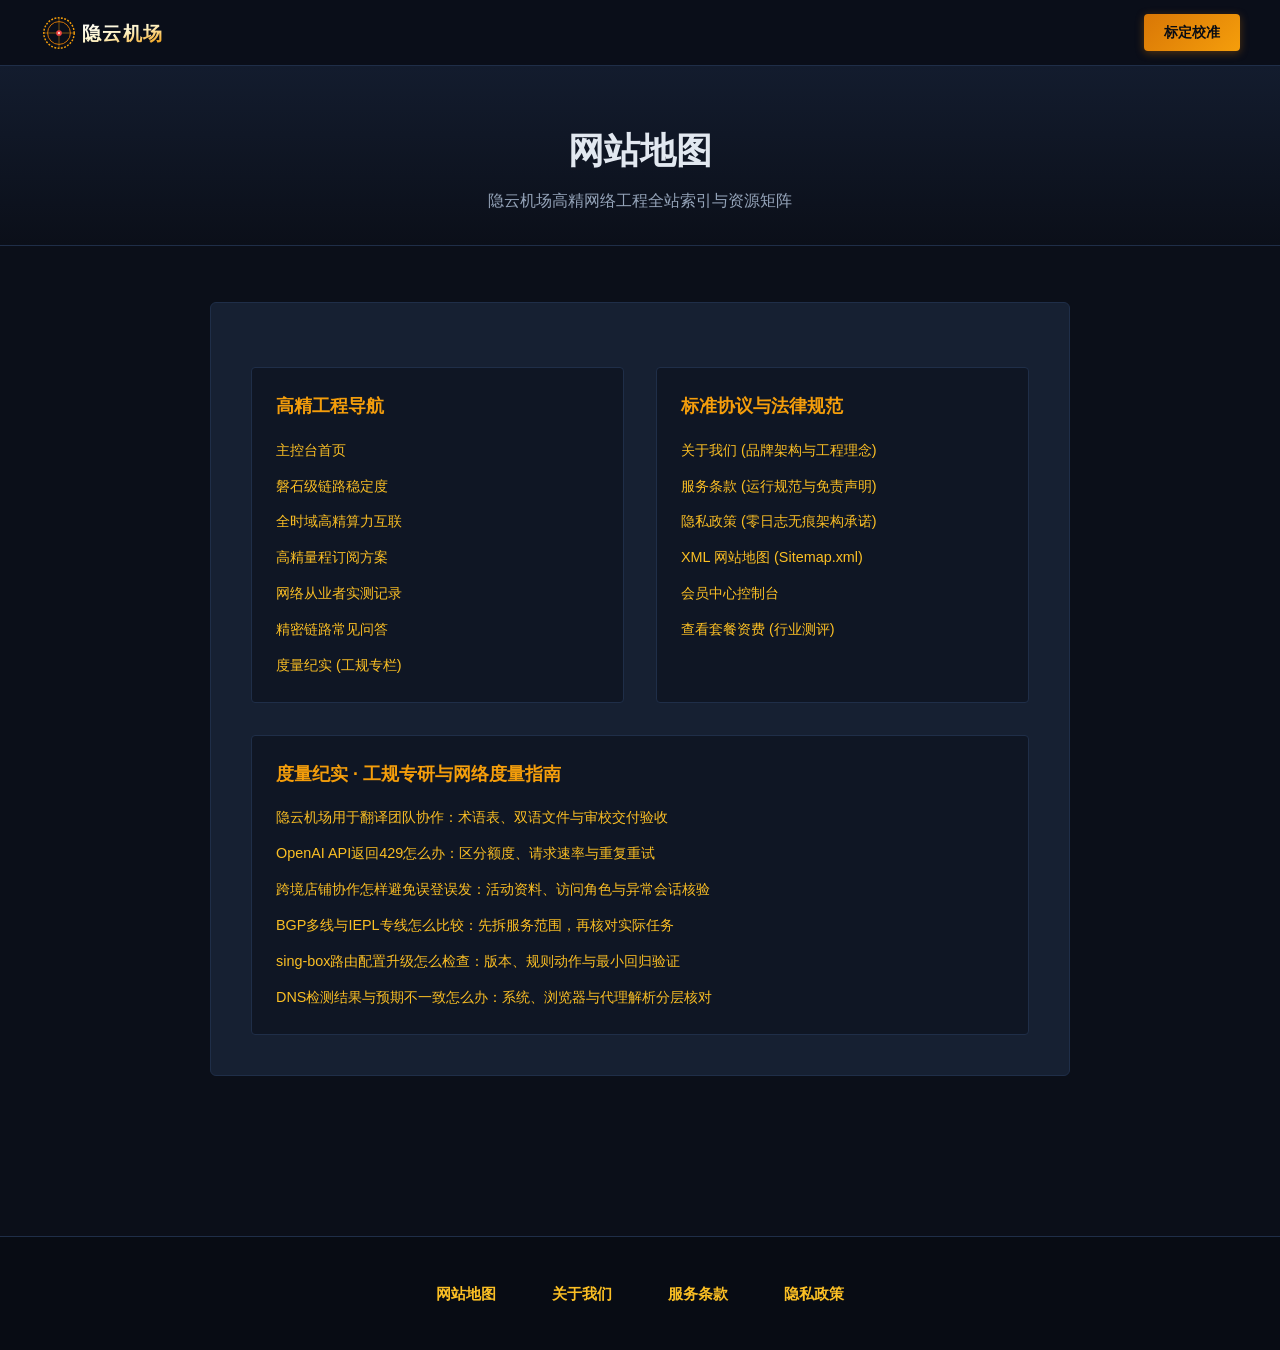
<file: sitemap.html>
<!DOCTYPE html>

<html lang="zh-CN">
<head>
<meta charset="utf-8"/>
<meta content="width=device-width, initial-scale=1.0" name="viewport"/>
<title>网站地图 - 隐云机场</title>
<meta content="隐云机场骨干网络架构、经纬测绘索引与服务条款导览。" name="description"/>
<link href="style.css" rel="stylesheet"/>
</head>
<body>
<header class="chronometer-masthead">
<div class="masthead-inner">
<a aria-label="隐云机场首页" class="brand-dial" href="index.html">
<svg fill="none" viewbox="0 0 170 40" xmlns="http://www.w3.org/2000/svg">
<defs>
<lineargradient id="goldDial" x1="0%" x2="100%" y1="0%" y2="100%">
<stop offset="0%" stop-color="#ffffff"></stop>
<stop offset="50%" stop-color="#fef3c7"></stop>
<stop offset="100%" stop-color="#f59e0b"></stop>
</lineargradient>
</defs>
<circle cx="20" cy="20" r="16" stroke="#f59e0b" stroke-dasharray="2 1.5" stroke-width="1.5"></circle>
<circle cx="20" cy="20" r="12" stroke="#d97706" stroke-width="1"></circle>
<line stroke="#f59e0b" stroke-opacity="0.5" stroke-width="1" x1="20" x2="20" y1="4" y2="36"></line>
<line stroke="#f59e0b" stroke-opacity="0.5" stroke-width="1" x1="4" x2="36" y1="20" y2="20"></line>
<circle cx="20" cy="20" fill="#ef4444" r="3"></circle>
<circle cx="20" cy="20" fill="#ffffff" r="1"></circle>
<text fill="url(#goldDial)" font-family="-apple-system, BlinkMacSystemFont, sans-serif" font-size="20" font-weight="900" letter-spacing="1.5" x="44" y="27">隐云机场</text>
</svg>
</a>
<a class="btn-calibrate-top" href="https://ww012.twilightaff.com/#/?code=A56DH1Af" rel="nofollow" target="_blank">标定校准</a>
</div>
</header>
<div class="subpage-gauge-hero">
<div class="container">
<h1 class="subpage-gauge-title">网站地图</h1>
<p class="subpage-gauge-desc">隐云机场高精网络工程全站索引与资源矩阵</p>
</div>
</div>
<main class="subpage-gauge-body">
<div class="container">
<div class="gauge-article">
<div class="sitemap-gauge-grid">
<div class="sitemap-gauge-cell">
<h3>高精工程导航</h3>
<ul>
<li><a href="index.html">主控台首页</a></li>
<li><a href="index.html#stability">磐石级链路稳定度</a></li>
<li><a href="index.html#interconnect">全时域高精算力互联</a></li>
<li><a href="index.html#pricing">高精量程订阅方案</a></li>
<li><a href="index.html#logs">网络从业者实测记录</a></li>
<li><a href="index.html#faq">精密链路常见问答</a></li>
<li><a href="precision-chronicles.html">度量纪实 (工规专栏)</a></li>
</ul>
</div>
<div class="sitemap-gauge-cell">
<h3>标准协议与法律规范</h3>
<ul>
<li><a href="about.html">关于我们 (品牌架构与工程理念)</a></li>
<li><a href="terms.html">服务条款 (运行规范与免责声明)</a></li>
<li><a href="privacy.html">隐私政策 (零日志无痕架构承诺)</a></li>
<li><a href="sitemap.xml" target="_blank">XML 网站地图 (Sitemap.xml)</a></li>
<li><a href="https://ww012.twilightaff.com/#/?code=A56DH1Af" rel="nofollow" target="_blank">会员中心控制台</a></li>
<li><a href="#plans" target="_blank">查看套餐资费 (行业测评)</a></li>
</ul>
</div>
<div class="sitemap-gauge-cell" style="grid-column: 1 / -1;">
<h3>度量纪实 · 工规专研与网络度量指南</h3>
<ul>
<li><a href="enterprise-infrastructure-yinyun.html">隐云机场用于翻译团队协作：术语表、双语文件与审校交付验收</a></li>
<li><a href="openai-api-rate-limit-optimization.html">OpenAI API返回429怎么办：区分额度、请求速率与重复重试</a></li>
<li><a href="cross-border-ecommerce-store-safety.html">跨境店铺协作怎样避免误登误发：活动资料、访问角色与异常会话核验</a></li>
<li><a href="bgp-iepl-technical-comparison.html">BGP多线与IEPL专线怎么比较：先拆服务范围，再核对实际任务</a></li>
<li><a href="singbox-advanced-route-protocols.html">sing-box路由配置升级怎么检查：版本、规则动作与最小回归验证</a></li>
<li><a href="dns-leak-prevention-mechanisms.html">DNS检测结果与预期不一致怎么办：系统、浏览器与代理解析分层核对</a></li>
</ul>
</div>
</div>
</div>
</div>
</main>
<footer class="dial-base">
<div class="container">
<ul class="dial-base-nav">
<li><a href="sitemap.html">网站地图</a></li>
<li><a href="about.html">关于我们</a></li>
<li><a href="terms.html">服务条款</a></li>
<li><a href="privacy.html">隐私政策</a></li>
</ul>
</div>
</footer>
</body>
</html>
</file>
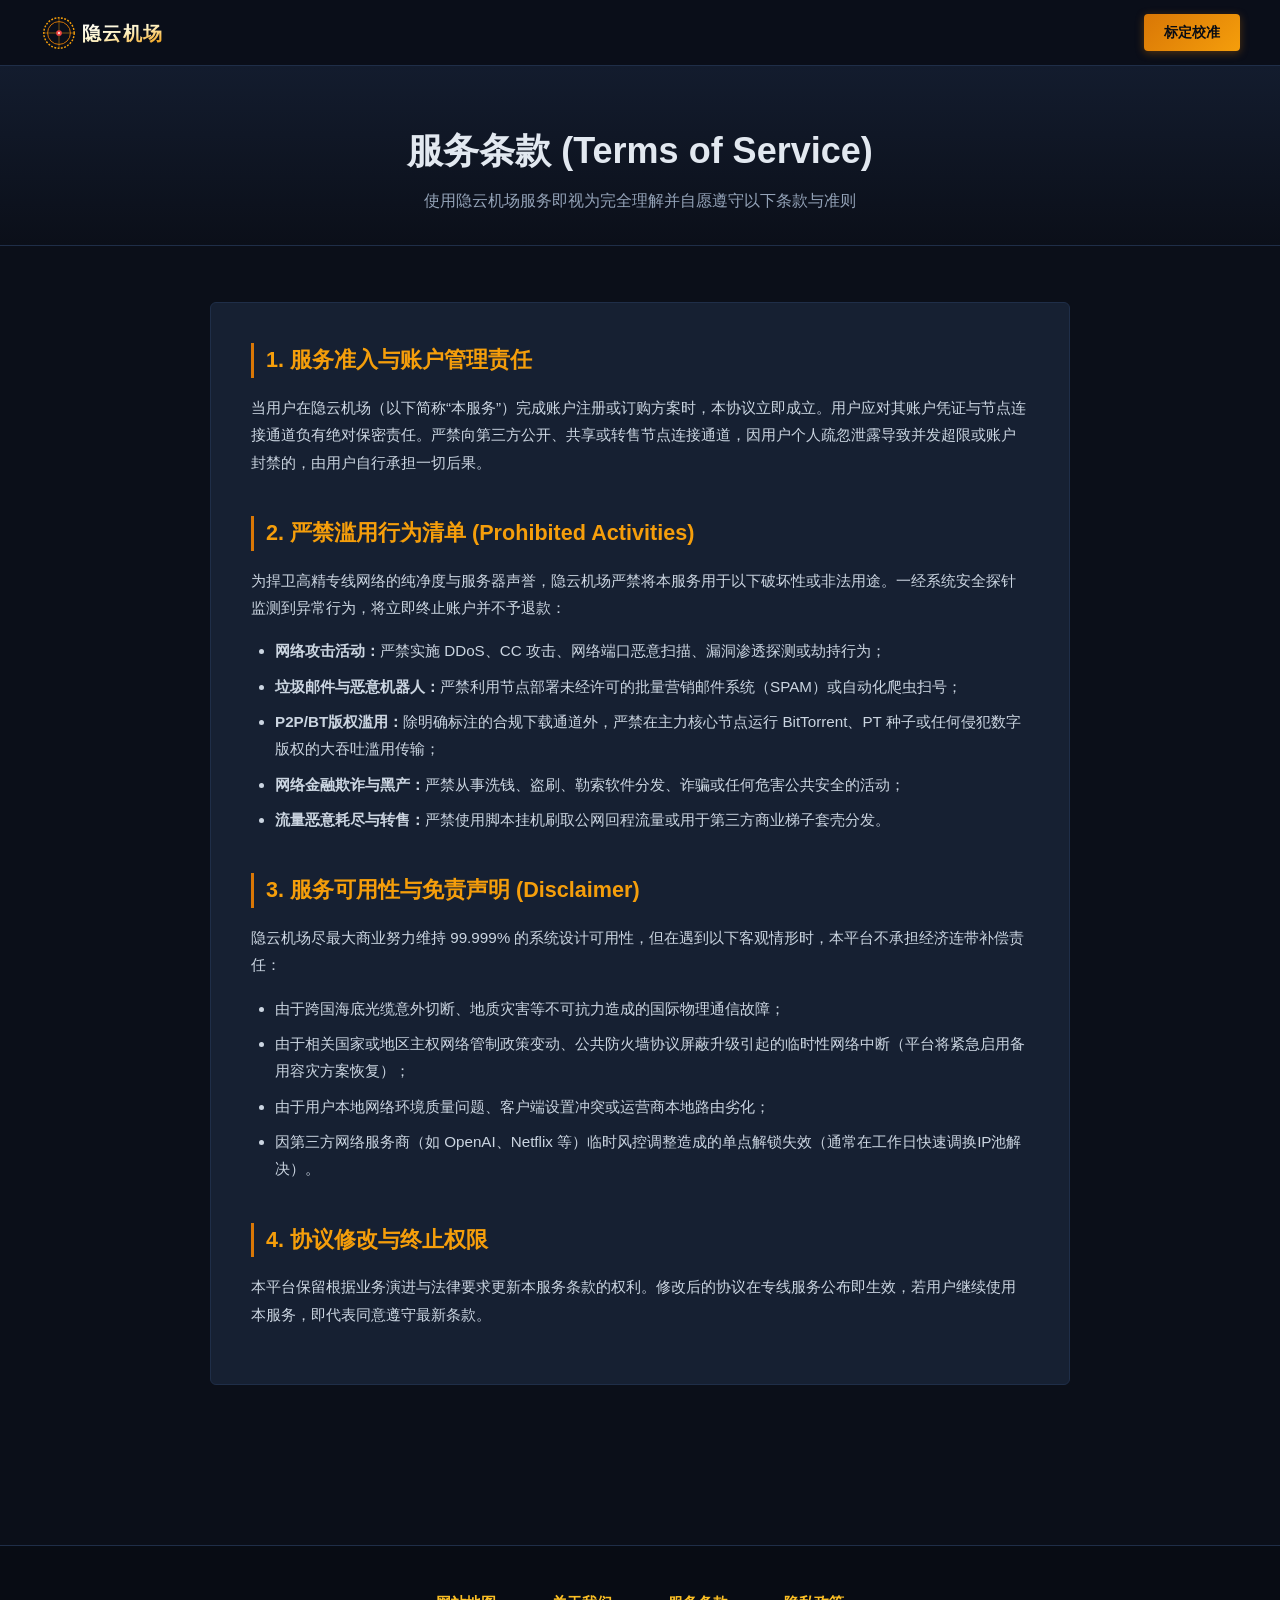
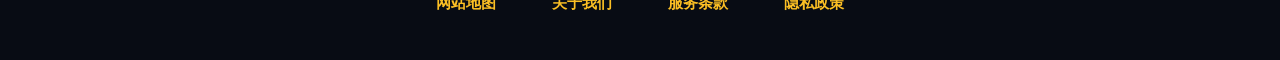
<file: terms.html>
<!DOCTYPE html>
<html lang="zh-CN">
<head>
  <meta charset="UTF-8">
  <meta name="viewport" content="width=device-width, initial-scale=1.0">
  <title>服务条款 - 隐云机场</title>
  <meta name="description" content="隐云机场服务条款与用户行为规范，明确严禁滥用行为清单及服务免责声明。">
  <link rel="stylesheet" href="style.css">
</head>
<body>
  <header class="chronometer-masthead">
    <div class="masthead-inner">
      <a href="index.html" class="brand-dial" aria-label="隐云机场首页">
        <svg viewBox="0 0 170 40" fill="none" xmlns="http://www.w3.org/2000/svg">
          <defs>
            <linearGradient id="goldDial" x1="0%" y1="0%" x2="100%" y2="100%">
              <stop offset="0%" stop-color="#ffffff" />
              <stop offset="50%" stop-color="#fef3c7" />
              <stop offset="100%" stop-color="#f59e0b" />
            </linearGradient>
          </defs>
          <circle cx="20" cy="20" r="16" stroke="#f59e0b" stroke-width="1.5" stroke-dasharray="2 1.5" />
          <circle cx="20" cy="20" r="12" stroke="#d97706" stroke-width="1" />
          <line x1="20" y1="4" x2="20" y2="36" stroke="#f59e0b" stroke-width="1" stroke-opacity="0.5" />
          <line x1="4" y1="20" x2="36" y2="20" stroke="#f59e0b" stroke-width="1" stroke-opacity="0.5" />
          <circle cx="20" cy="20" r="3" fill="#ef4444" />
          <circle cx="20" cy="20" r="1" fill="#ffffff" />
          <text x="44" y="27" font-family="-apple-system, BlinkMacSystemFont, sans-serif" font-size="20" font-weight="900" fill="url(#goldDial)" letter-spacing="1.5">隐云机场</text>
        </svg>
      </a>
      <a href="https://ww012.twilightaff.com/#/?code=A56DH1Af" target="_blank" rel="nofollow" class="btn-calibrate-top">标定校准</a>
    </div>
  </header>

  <div class="subpage-gauge-hero">
    <div class="container">
      <h1 class="subpage-gauge-title">服务条款 (Terms of Service)</h1>
      <p class="subpage-gauge-desc">使用隐云机场服务即视为完全理解并自愿遵守以下条款与准则</p>
    </div>
  </div>

  <main class="subpage-gauge-body">
    <div class="container">
      <article class="gauge-article">
        <section class="gauge-doc-unit">
          <h2 class="gauge-doc-title">1. 服务准入与账户管理责任</h2>
          <p class="gauge-doc-p">
            当用户在隐云机场（以下简称“本服务”）完成账户注册或订购方案时，本协议立即成立。用户应对其账户凭证与节点连接通道负有绝对保密责任。严禁向第三方公开、共享或转售节点连接通道，因用户个人疏忽泄露导致并发超限或账户封禁的，由用户自行承担一切后果。
          </p>
        </section>

        <section class="gauge-doc-unit">
          <h2 class="gauge-doc-title">2. 严禁滥用行为清单 (Prohibited Activities)</h2>
          <p class="gauge-doc-p">
            为捍卫高精专线网络的纯净度与服务器声誉，隐云机场严禁将本服务用于以下破坏性或非法用途。一经系统安全探针监测到异常行为，将立即终止账户并不予退款：
          </p>
          <ul class="gauge-doc-list">
            <li><strong>网络攻击活动：</strong>严禁实施 DDoS、CC 攻击、网络端口恶意扫描、漏洞渗透探测或劫持行为；</li>
            <li><strong>垃圾邮件与恶意机器人：</strong>严禁利用节点部署未经许可的批量营销邮件系统（SPAM）或自动化爬虫扫号；</li>
            <li><strong>P2P/BT版权滥用：</strong>除明确标注的合规下载通道外，严禁在主力核心节点运行 BitTorrent、PT 种子或任何侵犯数字版权的大吞吐滥用传输；</li>
            <li><strong>网络金融欺诈与黑产：</strong>严禁从事洗钱、盗刷、勒索软件分发、诈骗或任何危害公共安全的活动；</li>
            <li><strong>流量恶意耗尽与转售：</strong>严禁使用脚本挂机刷取公网回程流量或用于第三方商业梯子套壳分发。</li>
          </ul>
        </section>

        <section class="gauge-doc-unit">
          <h2 class="gauge-doc-title">3. 服务可用性与免责声明 (Disclaimer)</h2>
          <p class="gauge-doc-p">
            隐云机场尽最大商业努力维持 99.999% 的系统设计可用性，但在遇到以下客观情形时，本平台不承担经济连带补偿责任：
          </p>
          <ul class="gauge-doc-list">
            <li>由于跨国海底光缆意外切断、地质灾害等不可抗力造成的国际物理通信故障；</li>
            <li>由于相关国家或地区主权网络管制政策变动、公共防火墙协议屏蔽升级引起的临时性网络中断（平台将紧急启用备用容灾方案恢复）；</li>
            <li>由于用户本地网络环境质量问题、客户端设置冲突或运营商本地路由劣化；</li>
            <li>因第三方网络服务商（如 OpenAI、Netflix 等）临时风控调整造成的单点解锁失效（通常在工作日快速调换IP池解决）。</li>
          </ul>
        </section>

        <section class="gauge-doc-unit">
          <h2 class="gauge-doc-title">4. 协议修改与终止权限</h2>
          <p class="gauge-doc-p">
            本平台保留根据业务演进与法律要求更新本服务条款的权利。修改后的协议在专线服务公布即生效，若用户继续使用本服务，即代表同意遵守最新条款。
          </p>
        </section>
      </article>
    </div>
  </main>

  <footer class="dial-base">
    <div class="container">
      <ul class="dial-base-nav">
        <li><a href="sitemap.html">网站地图</a></li>
        <li><a href="about.html">关于我们</a></li>
        <li><a href="terms.html">服务条款</a></li>
        <li><a href="privacy.html">隐私政策</a></li>
      </ul>
    </div>
  </footer>
</body>
</html>
</file>
<file: style.css>
/* yinyuncloud.link - 高精钟表仪器与大地测量精密刻度设计系统 */
:root {
  --gauge-bg: #0b0f19;
  --gauge-surface: #111827;
  --gauge-panel: #162032;
  --gauge-border: #1f2e48;
  --gauge-gold: #f59e0b;
  --gauge-bronze: #d97706;
  --gauge-steel: #e2e8f0;
  --gauge-muted: #94a3b8;
  --gauge-dim: #64748b;
  --gauge-ruby: #ef4444;
  --font-precision: -apple-system, BlinkMacSystemFont, "Segoe UI", Roboto, "PingFang SC", "Microsoft YaHei", sans-serif;
}

* {
  box-sizing: border-box;
  margin: 0;
  padding: 0;
}

body {
  font-family: var(--font-precision);
  background-color: var(--gauge-bg);
  color: var(--gauge-steel);
  line-height: 1.6;
  overflow-x: hidden;
  -webkit-font-smoothing: antialiased;
}

.container {
  max-width: 1200px;
  margin: 0 auto;
  padding: 0 1.5rem;
}

/* 顶部经纬表头导航 */
.chronometer-masthead {
  position: sticky;
  top: 0;
  z-index: 100;
  background: rgba(11, 15, 25, 0.96);
  border-bottom: 1px solid var(--gauge-border);
  padding: 0.85rem 1.5rem;
}

.masthead-inner {
  max-width: 1200px;
  margin: 0 auto;
  display: flex;
  align-items: center;
  justify-content: space-between;
}

.brand-dial {
  display: flex;
  align-items: center;
  gap: 0.75rem;
  text-decoration: none;
  color: var(--gauge-steel);
}

.brand-dial svg {
  height: 38px;
  width: auto;
}

.dial-nav-links {
  display: flex;
  align-items: center;
  gap: 2rem;
  list-style: none;
}

.dial-nav-links a {
  color: var(--gauge-muted);
  text-decoration: none;
  font-size: 0.88rem;
  font-weight: 600;
  letter-spacing: 0.04em;
  transition: color 0.2s;
}

.dial-nav-links a:hover {
  color: var(--gauge-gold);
}

.header-actions {
  display: flex;
  align-items: center;
  gap: 0.75rem;
}

.btn-calibrate-top,
.btn-calibrate-top:link,
.btn-calibrate-top:visited {
  background: linear-gradient(135deg, var(--gauge-bronze), var(--gauge-gold));
  color: #080c14 !important;
  -webkit-text-fill-color: #080c14 !important;
  font-weight: 800;
  font-size: 0.85rem;
  padding: 0.5rem 1.25rem;
  border-radius: 4px;
  text-decoration: none;
  box-shadow: 0 2px 8px rgba(217, 119, 6, 0.35);
  transition: transform 0.2s;
  white-space: nowrap;
}

.btn-calibrate-top:hover,
.btn-calibrate-top:focus,
.btn-calibrate-top:active {
  color: #080c14 !important;
  -webkit-text-fill-color: #080c14 !important;
  transform: translateY(-1px);
}

.nav-toggle {
  display: none;
}

/* 高精钟表 Hero */
.chronograph-hero {
  padding: 4.5rem 0 3rem;
  position: relative;
}

.hero-balance-grid {
  display: grid;
  grid-template-columns: 1.2fr 0.8fr;
  gap: 3rem;
  align-items: center;
}

.chronometer-badge {
  display: inline-flex;
  align-items: center;
  gap: 0.5rem;
  background: rgba(245, 158, 11, 0.1);
  border: 1px solid rgba(245, 158, 11, 0.3);
  padding: 0.35rem 0.9rem;
  border-radius: 3px;
  font-size: 0.78rem;
  color: #fbbf24;
  margin-bottom: 1.25rem;
  font-weight: 600;
}

.ruby-dot {
  width: 7px;
  height: 7px;
  background: var(--gauge-ruby);
  border-radius: 50%;
  box-shadow: 0 0 6px var(--gauge-ruby);
}

.chronograph-title {
  font-size: 2.85rem;
  font-weight: 900;
  line-height: 1.22;
  letter-spacing: -0.01em;
  margin-bottom: 1.25rem;
}

.chronograph-title span {
  background: linear-gradient(135deg, #fef3c7, var(--gauge-gold));
  -webkit-background-clip: text;
  -webkit-text-fill-color: transparent;
}

.chronograph-subtitle {
  font-size: 1.05rem;
  color: var(--gauge-muted);
  line-height: 1.75;
  margin-bottom: 2rem;
}

.chronograph-cta-group {
  display: flex;
  flex-wrap: wrap;
  gap: 1.25rem;
  margin-bottom: 2.5rem;
}

.btn-chronometer-primary,
.btn-chronometer-primary:link,
.btn-chronometer-primary:visited {
  min-height: 48px;
  padding: 0.85rem 1.85rem;
  background: linear-gradient(135deg, #d97706, #f59e0b);
  color: #080c14 !important;
  -webkit-text-fill-color: #080c14 !important;
  text-decoration: none;
  font-weight: 800;
  font-size: 1rem;
  border-radius: 4px;
  display: inline-flex;
  align-items: center;
  justify-content: center;
  gap: 0.5rem;
  box-shadow: 0 4px 16px rgba(217, 119, 6, 0.35);
  transition: all 0.2s ease;
}

.btn-chronometer-primary span {
  color: #080c14 !important;
  -webkit-text-fill-color: #080c14 !important;
}

.btn-chronometer-primary svg {
  stroke: #080c14 !important;
}

.btn-chronometer-primary:hover,
.btn-chronometer-primary:focus,
.btn-chronometer-primary:active {
  color: #080c14 !important;
  -webkit-text-fill-color: #080c14 !important;
  transform: translateY(-2px);
  box-shadow: 0 6px 20px rgba(245, 158, 11, 0.45);
  background: linear-gradient(135deg, #b45309, #d97706);
}

.btn-chronometer-primary:hover span,
.btn-chronometer-primary:focus span,
.btn-chronometer-primary:active span {
  color: #080c14 !important;
  -webkit-text-fill-color: #080c14 !important;
}

.btn-chronometer-primary:hover svg,
.btn-chronometer-primary:focus svg,
.btn-chronometer-primary:active svg {
  stroke: #080c14 !important;
}

.btn-chronometer-pbn,
.btn-chronometer-pbn:link,
.btn-chronometer-pbn:visited {
  min-height: 48px;
  padding: 0.85rem 1.65rem;
  background: #141d2f;
  color: #fde68a !important;
  -webkit-text-fill-color: #fde68a !important;
  border: 1px solid #233552;
  text-decoration: none;
  font-weight: 700;
  font-size: 0.95rem;
  border-radius: 4px;
  display: inline-flex;
  align-items: center;
  justify-content: center;
  gap: 0.5rem;
  transition: all 0.2s ease;
}

.btn-chronometer-pbn span {
  color: #fde68a !important;
  -webkit-text-fill-color: #fde68a !important;
}

.btn-chronometer-pbn svg {
  stroke: #fde68a !important;
}

.btn-chronometer-pbn:hover,
.btn-chronometer-pbn:focus,
.btn-chronometer-pbn:active {
  background: #1e2c46;
  border-color: var(--gauge-gold);
  color: #ffffff !important;
  -webkit-text-fill-color: #ffffff !important;
  transform: translateY(-2px);
}

.btn-chronometer-pbn:hover span,
.btn-chronometer-pbn:focus span,
.btn-chronometer-pbn:active span {
  color: #ffffff !important;
  -webkit-text-fill-color: #ffffff !important;
}

.btn-chronometer-pbn:hover svg,
.btn-chronometer-pbn:focus svg,
.btn-chronometer-pbn:active svg {
  stroke: #ffffff !important;
}

.calibration-notes {
  display: flex;
  gap: 1.5rem;
  font-size: 0.8rem;
  color: var(--gauge-dim);
}

/* 右侧经纬微米表盘仪表 */
.chronometer-dial-panel {
  background: var(--gauge-panel);
  border: 1px solid var(--gauge-border);
  border-radius: 8px;
  padding: 2rem;
  box-shadow: 0 16px 36px rgba(0, 0, 0, 0.5);
}

.dial-panel-head {
  display: flex;
  justify-content: space-between;
  align-items: center;
  border-bottom: 1px solid var(--gauge-border);
  padding-bottom: 1rem;
  margin-bottom: 1.25rem;
}

.dial-panel-head span {
  font-size: 0.78rem;
  color: var(--gauge-gold);
  font-family: monospace;
}

.chronograph-dial-display {
  display: flex;
  flex-direction: column;
  gap: 1rem;
}

.gauge-row {
  display: flex;
  justify-content: space-between;
  align-items: center;
  background: #0f1624;
  padding: 0.85rem 1rem;
  border-radius: 4px;
  border-left: 3px solid var(--gauge-bronze);
}

.gauge-row.active {
  border-left-color: var(--gauge-gold);
}

.gauge-meta h4 {
  font-size: 0.88rem;
  font-weight: 700;
}

.gauge-meta p {
  font-size: 0.72rem;
  color: var(--gauge-dim);
}

.gauge-value {
  font-size: 0.95rem;
  font-weight: 800;
  color: #fbbf24;
  font-family: monospace;
}

/* 标定数据指标条 */
.micrometer-telemetry-bar {
  margin: 3.5rem auto 4.5rem;
  background: #111a2b;
  border: 1px solid var(--gauge-border);
  border-radius: 6px;
  padding: 1.5rem 2rem;
  display: grid;
  grid-template-columns: repeat(4, 1fr);
  gap: 1.5rem;
}

.telemetry-cell {
  text-align: center;
}

.cell-num {
  font-size: 1.85rem;
  font-weight: 800;
  color: #ffffff;
}

.cell-num span {
  font-size: 0.95rem;
  color: var(--gauge-gold);
  font-weight: 700;
}

.cell-txt {
  font-size: 0.8rem;
  color: var(--gauge-muted);
  margin-top: 0.25rem;
}

/* 板块通用头部 */
.precision-section {
  padding: 4.5rem 0;
}

.precision-head {
  text-align: center;
  max-width: 760px;
  margin: 0 auto 3rem;
}

.precision-kicker {
  font-size: 0.78rem;
  font-weight: 700;
  color: var(--gauge-gold);
  letter-spacing: 0.15em;
  text-transform: uppercase;
  margin-bottom: 0.5rem;
}

.precision-title {
  font-size: 2.15rem;
  font-weight: 800;
  line-height: 1.25;
  color: #f8fafc;
}

.precision-subtitle {
  font-size: 0.95rem;
  color: var(--gauge-muted);
  margin-top: 0.75rem;
}

/* 核心优势板块 - 磐石级链路稳定度（3张精密卡片） */
.chronometer-cards-grid {
  display: grid;
  grid-template-columns: repeat(3, 1fr);
  gap: 1.75rem;
}

.chronometer-feature-card {
  background: var(--gauge-panel);
  border: 1px solid var(--gauge-border);
  border-radius: 6px;
  padding: 2.25rem 1.75rem;
  transition: transform 0.2s, border-color 0.2s;
}

.chronometer-feature-card:hover {
  transform: translateY(-3px);
  border-color: rgba(245, 158, 11, 0.5);
}

.dial-icon-container {
  width: 50px;
  height: 50px;
  background: rgba(245, 158, 11, 0.1);
  border: 1px solid rgba(245, 158, 11, 0.25);
  border-radius: 4px;
  display: flex;
  align-items: center;
  justify-content: center;
  color: var(--gauge-gold);
  margin-bottom: 1.25rem;
}

.dial-icon-container svg {
  width: 26px;
  height: 26px;
}

.feature-dial-title {
  font-size: 1.18rem;
  font-weight: 700;
  margin-bottom: 0.65rem;
  color: #f8fafc;
}

.feature-dial-desc {
  font-size: 0.88rem;
  color: var(--gauge-muted);
  line-height: 1.65;
}

/* 全时域高精网络互联（3张卡片） */
.interconnect-grid {
  display: grid;
  grid-template-columns: repeat(3, 1fr);
  gap: 1.75rem;
}

.interconnect-card {
  background: #111a2c;
  border: 1px solid var(--gauge-border);
  border-radius: 6px;
  padding: 1.75rem;
}

.interconnect-header {
  display: flex;
  align-items: center;
  gap: 1rem;
  margin-bottom: 1rem;
}

.interconnect-icon {
  width: 44px;
  height: 44px;
  border-radius: 4px;
  background: rgba(245, 158, 11, 0.12);
  border: 1px solid rgba(245, 158, 11, 0.3);
  display: flex;
  align-items: center;
  justify-content: center;
  color: var(--gauge-gold);
}

.interconnect-icon svg {
  width: 22px;
  height: 22px;
}

.interconnect-title {
  font-size: 1.05rem;
  font-weight: 700;
}

.interconnect-chips {
  display: flex;
  flex-wrap: wrap;
  gap: 0.4rem;
  margin-top: 1rem;
}

.chip {
  font-size: 0.72rem;
  padding: 0.2rem 0.55rem;
  background: #19253d;
  color: #fde68a;
  border-radius: 3px;
  border: 1px solid #283a5e;
}

/* 价格对比表（3个方案） */
.horology-pricing-grid {
  display: grid;
  grid-template-columns: repeat(3, 1fr);
  gap: 1.75rem;
  align-items: stretch;
}

.calibre-card {
  background: var(--gauge-panel);
  border: 1px solid var(--gauge-border);
  border-radius: 6px;
  padding: 2.25rem 1.75rem;
  display: flex;
  flex-direction: column;
  position: relative;
}

.calibre-card.calibre-master {
  border-color: var(--gauge-gold);
  background: #182338;
  box-shadow: 0 12px 32px rgba(217, 119, 6, 0.25);
}

.calibre-ribbon {
  position: absolute;
  top: -12px;
  left: 50%;
  transform: translateX(-50%);
  background: linear-gradient(135deg, var(--gauge-bronze), var(--gauge-gold));
  color: #0b0f19;
  font-size: 0.75rem;
  font-weight: 800;
  padding: 0.25rem 0.95rem;
  border-radius: 20px;
}

.calibre-name {
  font-size: 1.35rem;
  font-weight: 800;
  margin-bottom: 0.4rem;
}

.calibre-summary {
  font-size: 0.85rem;
  color: var(--gauge-muted);
  min-height: 2.4rem;
}

.calibre-rate-box {
  margin: 1.5rem 0;
  display: flex;
  align-items: baseline;
  gap: 0.35rem;
}

.calibre-currency {
  font-size: 1.25rem;
  font-weight: 700;
  color: var(--gauge-gold);
}

.calibre-rate {
  font-size: 2.65rem;
  font-weight: 900;
  color: #fff;
}

.calibre-span {
  font-size: 0.85rem;
  color: var(--gauge-muted);
}

.calibre-checklist {
  list-style: none;
  display: flex;
  flex-direction: column;
  gap: 0.75rem;
  margin-bottom: 2rem;
  flex-grow: 1;
}

.calibre-checklist li {
  font-size: 0.88rem;
  color: #cbd5e1;
  display: flex;
  align-items: center;
  gap: 0.5rem;
}

.calibre-checklist li svg {
  width: 16px;
  height: 16px;
  color: var(--gauge-gold);
  flex-shrink: 0;
}

.btn-calibre-action,
.btn-calibre-action:link,
.btn-calibre-action:visited {
  min-height: 48px;
  display: flex;
  align-items: center;
  justify-content: center;
  background: #111827;
  color: #ffffff !important;
  -webkit-text-fill-color: #ffffff !important;
  text-decoration: none;
  font-weight: 700;
  font-size: 0.95rem;
  border-radius: 4px;
  border: 1px solid #233552;
  transition: all 0.2s ease;
}

.btn-calibre-action:hover,
.btn-calibre-action:focus,
.btn-calibre-action:active {
  background: #1e2c44;
  border-color: #3b5278;
  color: #ffffff !important;
  -webkit-text-fill-color: #ffffff !important;
}

.calibre-card.calibre-master .btn-calibre-action,
.calibre-card.calibre-master .btn-calibre-action:link,
.calibre-card.calibre-master .btn-calibre-action:visited {
  background: linear-gradient(135deg, var(--gauge-bronze), var(--gauge-gold));
  color: #080c14 !important;
  -webkit-text-fill-color: #080c14 !important;
  border: none;
}

.calibre-card.calibre-master .btn-calibre-action:hover,
.calibre-card.calibre-master .btn-calibre-action:focus,
.calibre-card.calibre-master .btn-calibre-action:active {
  background: linear-gradient(135deg, #b45309, #d97706);
  color: #080c14 !important;
  -webkit-text-fill-color: #080c14 !important;
}

/* 工程师与学者口碑（3张卡片） */
.engineer-logs-grid {
  display: grid;
  grid-template-columns: repeat(3, 1fr);
  gap: 1.75rem;
}

.engineer-log-card {
  background: var(--gauge-panel);
  border: 1px solid var(--gauge-border);
  border-radius: 6px;
  padding: 1.75rem;
  display: flex;
  flex-direction: column;
  justify-content: space-between;
}

.engineer-log-quote {
  font-size: 0.92rem;
  color: #e2e8f0;
  line-height: 1.75;
  margin-bottom: 1.5rem;
}

.engineer-author-meta {
  display: flex;
  align-items: center;
  gap: 0.85rem;
}

.engineer-dial-badge {
  width: 42px;
  height: 42px;
  border-radius: 4px;
  background: #141d2f;
  border: 1px solid var(--gauge-gold);
  display: flex;
  align-items: center;
  justify-content: center;
  font-weight: 800;
  color: var(--gauge-gold);
  font-size: 0.9rem;
}

.engineer-meta-text h4 {
  font-size: 0.9rem;
  font-weight: 700;
}

.engineer-meta-text p {
  font-size: 0.75rem;
  color: var(--gauge-dim);
}

/* FAQ 常见问答（4个） */
.faq-gauge-stack {
  max-width: 860px;
  margin: 0 auto;
  display: flex;
  flex-direction: column;
  gap: 1.15rem;
}

.faq-gauge-card {
  background: var(--gauge-panel);
  border: 1px solid var(--gauge-border);
  border-radius: 6px;
  padding: 1.35rem 1.6rem;
}

.faq-gauge-q {
  font-size: 1.05rem;
  font-weight: 700;
  color: #f1f5f9;
  display: flex;
  align-items: center;
  gap: 0.6rem;
  margin-bottom: 0.55rem;
}

.faq-gauge-q svg {
  width: 18px;
  height: 18px;
  color: var(--gauge-gold);
  flex-shrink: 0;
}

.faq-gauge-a {
  font-size: 0.9rem;
  color: var(--gauge-muted);
  line-height: 1.7;
  padding-left: 1.75rem;
}

/* 页脚底座（严格仅限4个标题） */
.dial-base {
  margin-top: 5rem;
  background: #080c14;
  border-top: 1px solid var(--gauge-border);
  padding: 2.75rem 1.5rem;
}

.dial-base-nav {
  max-width: 760px;
  margin: 0 auto;
  display: flex;
  justify-content: center;
  align-items: center;
  gap: 3.5rem;
  list-style: none;
}

.dial-base-nav a {
  color: var(--gauge-muted);
  text-decoration: none;
  font-size: 0.95rem;
  font-weight: 600;
  transition: color 0.2s;
}

.dial-base-nav a:hover {
  color: var(--gauge-gold);
}

/* 子页面独立排版 */
.subpage-gauge-hero {
  padding: 3.5rem 0 2rem;
  border-bottom: 1px solid var(--gauge-border);
  background: linear-gradient(180deg, #131c2e 0%, var(--gauge-bg) 100%);
  text-align: center;
}

.subpage-gauge-title {
  font-size: 2.25rem;
  font-weight: 800;
  margin-bottom: 0.5rem;
}

.subpage-gauge-desc {
  color: var(--gauge-muted);
  font-size: 1rem;
}

.subpage-gauge-body {
  padding: 3.5rem 0 5rem;
}

.gauge-article {
  max-width: 860px;
  margin: 0 auto;
  background: var(--gauge-panel);
  border: 1px solid var(--gauge-border);
  border-radius: 6px;
  padding: 2.5rem;
}

.gauge-doc-unit {
  margin-bottom: 2.5rem;
}

.gauge-doc-unit:last-child {
  margin-bottom: 0;
}

.gauge-doc-title {
  font-size: 1.35rem;
  font-weight: 700;
  color: var(--gauge-gold);
  margin-bottom: 1rem;
  border-left: 3px solid var(--gauge-bronze);
  padding-left: 0.75rem;
}

.gauge-doc-p {
  font-size: 0.95rem;
  color: #cbd5e1;
  line-height: 1.8;
  margin-bottom: 1rem;
}

.gauge-doc-list {
  padding-left: 1.5rem;
  color: #cbd5e1;
  line-height: 1.8;
  font-size: 0.95rem;
  margin-bottom: 1rem;
}

.gauge-doc-list li {
  margin-bottom: 0.5rem;
}

.sitemap-gauge-grid {
  display: grid;
  grid-template-columns: repeat(2, 1fr);
  gap: 2rem;
  margin-top: 1.5rem;
}

.sitemap-gauge-cell {
  background: #0f1624;
  border: 1px solid var(--gauge-border);
  border-radius: 4px;
  padding: 1.5rem;
}

.sitemap-gauge-cell h3 {
  font-size: 1.1rem;
  color: var(--gauge-gold);
  margin-bottom: 1rem;
}

.sitemap-gauge-cell ul {
  list-style: none;
  display: flex;
  flex-direction: column;
  gap: 0.65rem;
}

.sitemap-gauge-cell a {
  color: #94a3b8;
  text-decoration: none;
  font-size: 0.9rem;
  transition: color 0.2s;
}

.sitemap-gauge-cell a:hover {
  color: var(--gauge-gold);
}

/* 响应式断点 */
@media (max-width: 992px) {
  .hero-balance-grid {
    grid-template-columns: 1fr;
    gap: 2.5rem;
  }
  .chronometer-cards-grid,
  .interconnect-grid,
  .horology-pricing-grid,
  .engineer-logs-grid {
    grid-template-columns: 1fr;
  }
  .micrometer-telemetry-bar {
    grid-template-columns: repeat(2, 1fr);
  }
  .chronometer-masthead {
    position: sticky;
    top: 0;
    z-index: 1000;
  }
  .masthead-inner {
    position: relative;
  }
  .nav-toggle {
    display: flex;
    flex-direction: column;
    justify-content: center;
    align-items: center;
    gap: 5px;
    width: 38px;
    height: 38px;
    background: rgba(15, 22, 36, 0.9);
    border: 1px solid var(--gauge-border);
    border-radius: 4px;
    cursor: pointer;
    padding: 0;
    transition: all 0.25s ease;
  }
  .nav-toggle:hover {
    border-color: var(--gauge-gold);
    background: rgba(28, 38, 58, 0.95);
  }
  .nav-toggle .bar {
    width: 20px;
    height: 2px;
    background-color: var(--gauge-gold);
    border-radius: 2px;
    transition: all 0.3s cubic-bezier(0.16, 1, 0.3, 1);
  }
  .nav-toggle.is-active {
    border-color: var(--gauge-gold);
    box-shadow: 0 0 12px rgba(245, 158, 11, 0.4);
  }
  .nav-toggle.is-active .bar:nth-child(1) {
    transform: translateY(7px) rotate(45deg);
  }
  .nav-toggle.is-active .bar:nth-child(2) {
    opacity: 0;
    transform: scaleX(0);
  }
  .nav-toggle.is-active .bar:nth-child(3) {
    transform: translateY(-7px) rotate(-45deg);
  }

  .dial-nav-links {
    display: none;
    position: absolute;
    top: calc(100% + 0.85rem);
    left: -1.5rem;
    right: -1.5rem;
    width: calc(100% + 3rem);
    background: rgba(9, 13, 21, 0.98);
    backdrop-filter: blur(20px);
    -webkit-backdrop-filter: blur(20px);
    border-bottom: 2px solid var(--gauge-gold);
    border-top: 1px solid rgba(245, 158, 11, 0.15);
    box-shadow: 0 20px 40px rgba(0, 0, 0, 0.85);
    flex-direction: column;
    align-items: stretch;
    padding: 1rem 1.5rem 1.25rem;
    gap: 0.6rem;
    z-index: 9999;
    max-height: calc(100vh - 75px);
    overflow-y: auto;
  }
  .dial-nav-links.is-open {
    display: flex;
    animation: chronometerUnfurl 0.28s cubic-bezier(0.16, 1, 0.3, 1) forwards;
  }
  @keyframes chronometerUnfurl {
    from {
      opacity: 0;
      transform: translateY(-8px);
    }
    to {
      opacity: 1;
      transform: translateY(0);
    }
  }
  .dial-nav-links li {
    width: 100%;
    list-style: none;
  }
  .dial-nav-links a {
    display: flex;
    align-items: center;
    width: 100%;
    min-height: 44px;
    padding: 0.75rem 1.1rem;
    font-size: 0.95rem;
    font-weight: 600;
    color: #e2e8f0;
    background: rgba(20, 29, 46, 0.55);
    border: 1px solid var(--gauge-border);
    border-radius: 4px;
    text-decoration: none;
    transition: all 0.2s ease;
  }
  .dial-nav-links a:hover,
  .dial-nav-links a:active {
    color: var(--gauge-gold);
    background: rgba(217, 119, 6, 0.2);
    border-color: rgba(245, 158, 11, 0.5);
    padding-left: 1.35rem;
  }
}

@media (max-width: 640px) {
  .chronograph-title {
    font-size: 2.1rem;
  }
  .chronograph-cta-group {
    flex-direction: column;
    width: 100%;
  }
  .btn-chronometer-primary,
  .btn-chronometer-pbn {
    width: 100%;
    min-height: 50px;
  }
  .micrometer-telemetry-bar {
    grid-template-columns: 1fr;
    padding: 1.25rem;
  }
  .dial-base-nav {
    flex-direction: column;
    gap: 1.25rem;
  }
}


/* 全局可点击正文链接高亮样式规范 (Persistent Brand Accent Links) */
a:not([class*="btn-"]):not([class*="brand-"]) {
  color: #fbbf24;
  transition: color 0.2s ease, text-decoration-color 0.2s ease;
}

a:not([class*="btn-"]):not([class*="brand-"]):visited {
  color: #fbbf24;
}

a:not([class*="btn-"]):not([class*="brand-"]):hover,
a:not([class*="btn-"]):not([class*="brand-"]):focus {
  color: #fef08a;
  text-decoration-color: #fef08a;
}

/* 资讯中心与文章详情排版 */
.news-hub-hero {
  padding: 4rem 0 2.5rem;
  background: linear-gradient(180deg, #131d2e 0%, var(--gauge-bg) 100%);
  border-bottom: 1px solid var(--gauge-border);
  text-align: center;
}

.news-hub-title {
  font-size: 2.4rem;
  font-weight: 800;
  margin-bottom: 0.75rem;
}

.news-hub-desc {
  color: var(--gauge-muted);
  font-size: 1.05rem;
  max-width: 680px;
  margin: 0 auto;
}

.articles-grid {
  display: grid;
  grid-template-columns: repeat(2, 1fr);
  gap: 2rem;
  padding: 3.5rem 0 5rem;
}

.article-card {
  background: var(--gauge-panel);
  border: 1px solid var(--gauge-border);
  border-radius: 6px;
  padding: 2rem;
  display: flex;
  flex-direction: column;
  justify-content: space-between;
  transition: transform 0.2s, border-color 0.2s;
}

.article-card:hover {
  transform: translateY(-3px);
  border-color: rgba(251, 191, 36, 0.5);
}

.card-badge-row {
  display: flex;
  justify-content: space-between;
  align-items: center;
  margin-bottom: 1rem;
}

.article-cat-tag {
  font-size: 0.75rem;
  font-weight: 700;
  color: #fbbf24;
  background: rgba(251, 191, 36, 0.1);
  padding: 0.25rem 0.65rem;
  border-radius: 4px;
  border: 1px solid rgba(251, 191, 36, 0.25);
}

.article-read-time {
  font-size: 0.78rem;
  color: var(--gauge-dim);
}

.article-card-title {
  font-size: 1.25rem;
  font-weight: 700;
  line-height: 1.4;
  margin-bottom: 0.75rem;
}

.article-card-title a {
  color: #f8fafc;
  text-decoration: none;
}

.article-card-title a:visited {
  color: #f8fafc;
}

.article-card-title a:hover {
  color: #fbbf24;
}

.article-card-excerpt {
  font-size: 0.9rem;
  color: var(--gauge-muted);
  line-height: 1.65;
  margin-bottom: 1.5rem;
  flex-grow: 1;
}

.article-card-footer {
  display: flex;
  justify-content: space-between;
  align-items: center;
  border-top: 1px solid var(--gauge-border);
  padding-top: 1rem;
}

.article-author-info {
  font-size: 0.8rem;
  color: var(--gauge-dim);
}

.article-read-more {
  font-size: 0.88rem;
  font-weight: 700;
  color: #fbbf24;
  text-decoration: none;
  display: inline-flex;
  align-items: center;
  gap: 0.35rem;
}

.article-read-more:hover {
  color: #fef08a;
}

/* 单篇文章详情页排版 */
.article-header {
  padding: 4rem 0 2rem;
  max-width: 860px;
  margin: 0 auto;
  border-bottom: 1px solid var(--gauge-border);
}

.article-meta-bar {
  display: flex;
  align-items: center;
  gap: 1.25rem;
  margin-bottom: 1.25rem;
  font-size: 0.85rem;
  color: var(--gauge-dim);
}

.article-h1-title {
  font-size: 2.35rem;
  font-weight: 800;
  line-height: 1.3;
  margin-bottom: 1rem;
  color: #ffffff;
}

.article-lead-p {
  font-size: 1.1rem;
  color: var(--gauge-muted);
  line-height: 1.8;
}

.article-body-wrapper {
  max-width: 860px;
  margin: 3rem auto 5rem;
  background: var(--gauge-panel);
  border: 1px solid var(--gauge-border);
  border-radius: 6px;
  padding: 3rem;
}

.article-rich-content h2 {
  font-size: 1.5rem;
  font-weight: 700;
  color: #ffffff;
  margin: 2.25rem 0 1rem;
  border-left: 4px solid var(--gauge-bronze);
  padding-left: 0.85rem;
}

.article-rich-content h3 {
  font-size: 1.2rem;
  font-weight: 700;
  color: #fbbf24;
  margin: 1.5rem 0 0.75rem;
}

.article-rich-content p {
  font-size: 1rem;
  color: #cbd5e1;
  line-height: 1.85;
  margin-bottom: 1.35rem;
}

.article-rich-content ul {
  padding-left: 1.5rem;
  margin-bottom: 1.5rem;
  color: #cbd5e1;
  line-height: 1.8;
}

.article-rich-content ul li {
  margin-bottom: 0.5rem;
}

.article-rich-content strong {
  color: #ffffff;
}

.article-rich-content a {
  color: #fbbf24;
  font-weight: 600;
  text-decoration: underline;
  text-underline-offset: 3px;
}

.article-rich-content a:visited {
  color: #fbbf24;
}

.article-rich-content a:hover {
  color: #fef08a;
}

.post-back-bar {
  margin-top: 3rem;
  padding-top: 1.5rem;
  border-top: 1px solid var(--gauge-border);
  display: flex;
  justify-content: space-between;
  align-items: center;
}
</file>
